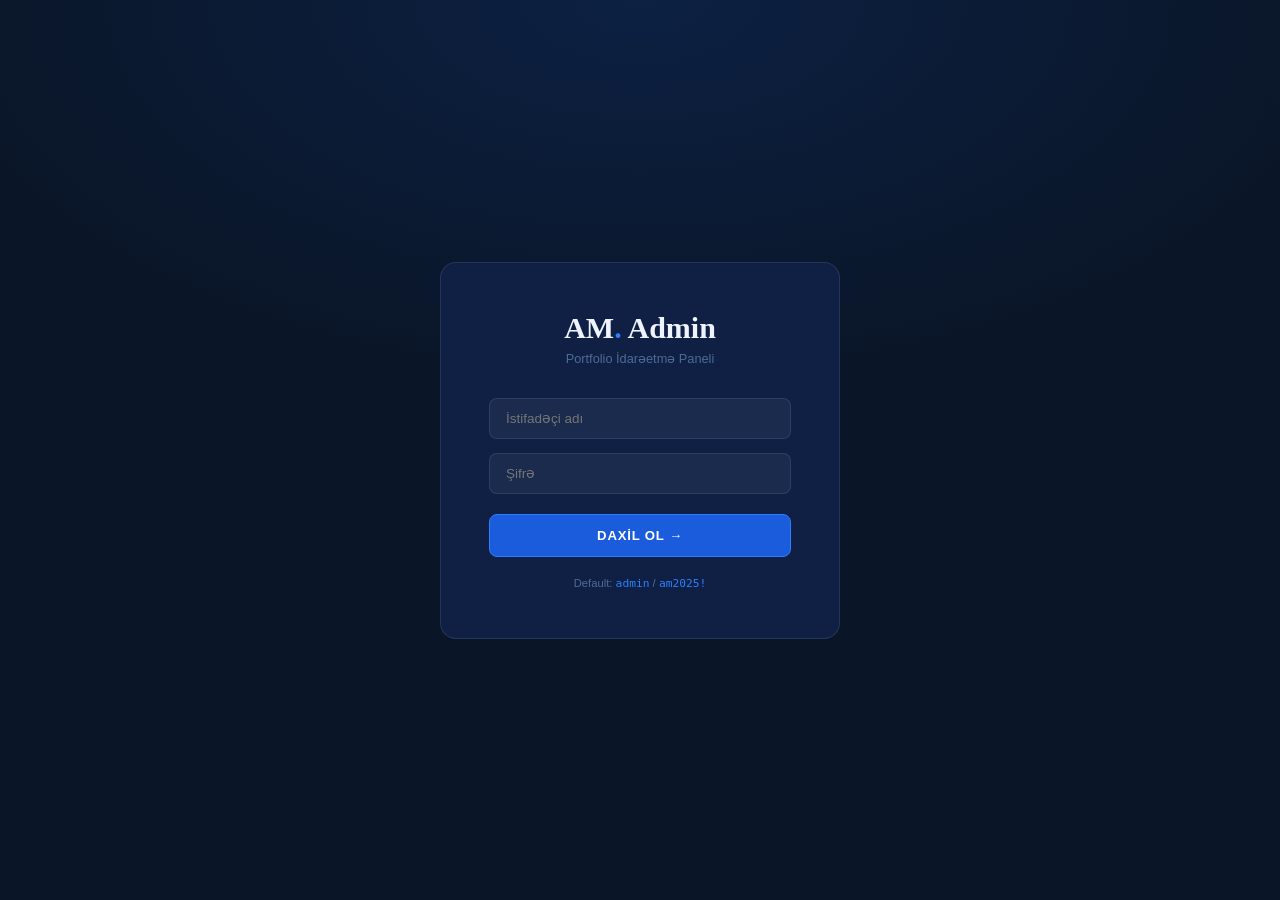
<file: admin/index.html>
<!DOCTYPE html>
<html lang="az" data-theme="dark">
<head>
<meta charset="UTF-8">
<meta name="viewport" content="width=device-width, initial-scale=1.0">
<title>Admin Panel — Abulfaz Mustafazade Portfolio</title>
<meta name="robots" content="noindex, nofollow">
<style>
/* ── Reset & Base ── */
*,*::before,*::after{margin:0;padding:0;box-sizing:border-box}
:root{
  --bg:#0a1628; --bg2:#0f2044; --bg3:#1a2d50;
  --text:#eef3ff; --text2:#a8c8f0; --muted:rgba(130,170,220,.55);
  --accent:#2d7fff; --accent2:#1a5cdb; --border:rgba(168,212,255,.12);
  --success:#4ade80; --warn:#fbbf24; --danger:#f87171;
  --r:8px; --font:'Palatino Linotype','Palatino',Georgia,serif;
  --ui:'Trebuchet MS','Segoe UI',sans-serif;
}
html{font-size:15px;scroll-behavior:smooth}
body{background:var(--bg);color:var(--text);font-family:var(--ui);min-height:100vh;display:flex;flex-direction:column}

/* ── LOGIN SCREEN ── */
#loginScreen{
  display:flex;align-items:center;justify-content:center;min-height:100vh;
  background:radial-gradient(ellipse 80% 60% at 50% 0%,rgba(26,92,219,.15) 0%,transparent 70%);
}
.login-card{
  background:var(--bg2);border:1px solid var(--border);border-radius:16px;
  padding:48px;width:100%;max-width:400px;text-align:center;
}
.login-logo{font-family:var(--font);font-size:2rem;font-weight:700;color:var(--text);margin-bottom:6px}
.login-logo span{color:var(--accent)}
.login-sub{color:var(--muted);font-size:.85rem;margin-bottom:32px}
.login-card input{
  width:100%;background:rgba(255,255,255,.05);border:1px solid var(--border);
  border-radius:var(--r);padding:12px 16px;color:var(--text);font-family:var(--ui);
  font-size:.9rem;margin-bottom:14px;outline:none;transition:border-color .2s;
}
.login-card input:focus{border-color:var(--accent)}
.login-btn{
  width:100%;padding:13px;background:var(--accent2);border:1px solid var(--accent);
  color:#fff;font-family:var(--ui);font-size:.88rem;font-weight:600;letter-spacing:.06em;
  text-transform:uppercase;border-radius:var(--r);cursor:pointer;transition:all .2s;margin-top:6px;
}
.login-btn:hover{background:var(--accent);box-shadow:0 8px 30px rgba(45,127,255,.4)}
.login-err{color:var(--danger);font-size:.82rem;margin-top:10px;display:none}

/* ── MAIN LAYOUT ── */
#adminApp{display:none;flex-direction:column;min-height:100vh}
.admin-header{
  background:rgba(10,22,40,.95);border-bottom:1px solid var(--border);
  padding:0 32px;height:60px;display:flex;align-items:center;justify-content:space-between;
  position:sticky;top:0;z-index:100;backdrop-filter:blur(20px);
}
.admin-logo{font-family:var(--font);font-size:1.05rem;font-weight:700;color:var(--text)}
.admin-logo span{color:var(--accent)}
.admin-header-right{display:flex;align-items:center;gap:14px}
.btn-sm{
  padding:7px 16px;border-radius:var(--r);font-family:var(--ui);font-size:.75rem;
  font-weight:600;letter-spacing:.06em;text-transform:uppercase;cursor:pointer;
  border:1px solid;transition:all .2s;
}
.btn-primary{background:var(--accent2);border-color:var(--accent);color:#fff}
.btn-primary:hover{background:var(--accent)}
.btn-ghost{background:transparent;border-color:var(--border);color:var(--text2)}
.btn-ghost:hover{border-color:rgba(45,127,255,.4);color:var(--text)}
.btn-danger{background:rgba(248,113,113,.1);border-color:rgba(248,113,113,.3);color:var(--danger)}
.btn-danger:hover{background:rgba(248,113,113,.2)}

.admin-body{display:flex;flex:1}
.sidebar{
  width:220px;flex-shrink:0;background:var(--bg2);border-right:1px solid var(--border);
  padding:24px 0;position:sticky;top:60px;height:calc(100vh - 60px);overflow-y:auto;
}
.sidebar-section{margin-bottom:24px}
.sidebar-label{font-size:.65rem;font-weight:700;letter-spacing:.15em;text-transform:uppercase;color:var(--muted);padding:0 20px;margin-bottom:8px}
.nav-item{
  display:flex;align-items:center;gap:10px;padding:9px 20px;
  font-size:.85rem;color:var(--text2);cursor:pointer;transition:all .18s;border:none;
  background:none;width:100%;text-align:left;
}
.nav-item:hover{color:var(--text);background:rgba(45,127,255,.08)}
.nav-item.active{color:var(--accent);background:rgba(45,127,255,.12);border-right:2px solid var(--accent)}
.nav-icon{width:18px;text-align:center;font-size:1rem}

.main-content{flex:1;padding:32px;overflow-y:auto;max-width:900px}
.page-title{font-family:var(--font);font-size:1.6rem;font-weight:700;color:var(--text);margin-bottom:6px}
.page-desc{font-size:.85rem;color:var(--muted);margin-bottom:28px}

/* ── PANELS ── */
.panel{display:none}
.panel.active{display:block}

/* ── CARDS ── */
.admin-card{
  background:var(--bg2);border:1px solid var(--border);border-radius:var(--r);
  padding:24px;margin-bottom:20px;
}
.admin-card h3{font-family:var(--font);font-size:1rem;font-weight:700;color:var(--text);margin-bottom:16px;padding-bottom:12px;border-bottom:1px solid var(--border)}

/* ── FORM ELEMENTS ── */
.form-row{display:grid;grid-template-columns:1fr 1fr;gap:16px;margin-bottom:16px}
.form-group{display:flex;flex-direction:column;gap:6px;margin-bottom:16px}
label.lbl{font-size:.72rem;font-weight:600;letter-spacing:.08em;text-transform:uppercase;color:var(--accent);display:flex;align-items:center;gap:6px}
.badge-required{background:rgba(248,113,113,.15);color:var(--danger);font-size:.6rem;padding:1px 5px;border-radius:3px}
input.inp, textarea.inp, select.inp{
  background:rgba(255,255,255,.04);border:1px solid var(--border);border-radius:var(--r);
  padding:10px 14px;color:var(--text);font-family:var(--ui);font-size:.88rem;
  width:100%;outline:none;transition:border-color .2s,box-shadow .2s;
}
input.inp:focus, textarea.inp:focus, select.inp:focus{border-color:var(--accent);box-shadow:0 0 0 3px rgba(45,127,255,.1)}
input.inp::placeholder, textarea.inp::placeholder{color:var(--muted)}
textarea.inp{resize:vertical;min-height:80px}

/* ── TABLE ── */
.data-table{width:100%;border-collapse:collapse;font-size:.85rem}
.data-table th{
  text-align:left;padding:10px 14px;font-size:.68rem;font-weight:700;
  letter-spacing:.1em;text-transform:uppercase;color:var(--muted);
  border-bottom:2px solid var(--border);
}
.data-table td{padding:12px 14px;border-bottom:1px solid var(--border);color:var(--text2);vertical-align:middle}
.data-table tr:last-child td{border-bottom:none}
.data-table tr:hover td{background:rgba(45,127,255,.05)}

/* ── STATUS BADGES ── */
.status{display:inline-flex;align-items:center;gap:5px;padding:3px 10px;border-radius:100px;font-size:.68rem;font-weight:600;letter-spacing:.06em}
.status-active{background:rgba(74,222,128,.12);border:1px solid rgba(74,222,128,.25);color:var(--success)}
.status-past{background:rgba(130,170,220,.08);border:1px solid var(--border);color:var(--muted)}

/* ── TOAST ── */
#toast{
  position:fixed;bottom:28px;right:28px;z-index:9999;
  background:rgba(74,222,128,.15);border:1px solid rgba(74,222,128,.35);
  color:var(--success);padding:12px 20px;border-radius:var(--r);
  font-size:.85rem;font-family:var(--ui);
  transform:translateY(20px);opacity:0;transition:all .3s;pointer-events:none;
}
#toast.show{transform:none;opacity:1}
#toast.err{background:rgba(248,113,113,.15);border-color:rgba(248,113,113,.35);color:var(--danger)}

/* ── DASHBOARD STATS ── */
.dash-grid{display:grid;grid-template-columns:repeat(4,1fr);gap:16px;margin-bottom:28px}
.dash-card{background:var(--bg2);border:1px solid var(--border);border-radius:var(--r);padding:20px;text-align:center}
.dash-num{font-family:var(--font);font-size:2rem;font-weight:700;color:var(--text);line-height:1}
.dash-num span{color:var(--accent)}
.dash-lbl{font-size:.72rem;color:var(--muted);text-transform:uppercase;letter-spacing:.1em;margin-top:5px}

/* ── ACCORDION ── */
.accordion-item{border:1px solid var(--border);border-radius:var(--r);margin-bottom:10px;overflow:hidden}
.accordion-head{
  display:flex;align-items:center;justify-content:space-between;
  padding:14px 18px;cursor:pointer;background:var(--bg2);transition:background .2s;
  font-size:.88rem;color:var(--text);font-weight:600;
}
.accordion-head:hover{background:var(--bg3)}
.accordion-head .arrow{transition:transform .2s;color:var(--muted)}
.accordion-body{display:none;padding:18px;background:rgba(255,255,255,.02);border-top:1px solid var(--border)}
.accordion-item.open .accordion-head .arrow{transform:rotate(180deg)}
.accordion-item.open .accordion-body{display:block}

/* ── RESPONSIVE ── */
@media(max-width:768px){
  .form-row{grid-template-columns:1fr}
  .dash-grid{grid-template-columns:1fr 1fr}
  .sidebar{display:none}
  .main-content{padding:20px}
}
</style>
</head>
<body>

<!-- ═══ LOGIN ═══ -->
<div id="loginScreen">
  <div class="login-card">
    <div class="login-logo">AM<span>.</span> Admin</div>
    <div class="login-sub">Portfolio İdarəetmə Paneli</div>
    <input type="text" id="loginUser" placeholder="İstifadəçi adı" autocomplete="username">
    <input type="password" id="loginPass" placeholder="Şifrə" autocomplete="current-password">
    <button class="login-btn" onclick="doLogin()">Daxil ol →</button>
    <div class="login-err" id="loginErr">İstifadəçi adı və ya şifrə yanlışdır.</div>
    <p style="color:var(--muted);font-size:.75rem;margin-top:20px">Default: <code style="color:var(--accent)">admin</code> / <code style="color:var(--accent)">am2025!</code></p>
  </div>
</div>

<!-- ═══ ADMIN APP ═══ -->
<div id="adminApp">
  <!-- Header -->
  <div class="admin-header">
    <div class="admin-logo">AM<span>.</span> Admin Panel</div>
    <div class="admin-header-right">
      <span id="headerTime" style="color:var(--muted);font-size:.8rem"></span>
      <a href="../az/index.html" target="_blank" class="btn-sm btn-ghost">Sayta bax ↗</a>
      <button class="btn-sm btn-danger" onclick="doLogout()">Çıxış</button>
    </div>
  </div>

  <div class="admin-body">
    <!-- Sidebar -->
    <div class="sidebar">
      <div class="sidebar-section">
        <div class="sidebar-label">Ümumi</div>
        <button class="nav-item active" onclick="showPanel('dashboard')"><span class="nav-icon">📊</span> Dashboard</button>
        <button class="nav-item" onclick="showPanel('settings')"><span class="nav-icon">⚙️</span> Ümumi Məlumatlar</button>
      </div>
      <div class="sidebar-section">
        <div class="sidebar-label">Məzmun</div>
        <button class="nav-item" onclick="showPanel('about')"><span class="nav-icon">👤</span> Haqqımda</button>
        <button class="nav-item" onclick="showPanel('experience')"><span class="nav-icon">💼</span> İş Təcrübəsi</button>
        <button class="nav-item" onclick="showPanel('education')"><span class="nav-icon">🎓</span> Təhsil</button>
        <button class="nav-item" onclick="showPanel('services')"><span class="nav-icon">⚡</span> Xidmətlər</button>
        <button class="nav-item" onclick="showPanel('projects')"><span class="nav-icon">📁</span> Layihələr</button>
        <button class="nav-item" onclick="showPanel('skills')"><span class="nav-icon">🛠️</span> Bacarıqlar</button>
      </div>
      <div class="sidebar-section">
        <div class="sidebar-label">SEO & Analitika</div>
        <button class="nav-item" onclick="showPanel('seo')"><span class="nav-icon">🔍</span> SEO Parametrləri</button>
        <button class="nav-item" onclick="showPanel('analytics')"><span class="nav-icon">📈</span> Google Analitika</button>
      </div>
      <div class="sidebar-section">
        <div class="sidebar-label">Sistem</div>
        <button class="nav-item" onclick="showPanel('backup')"><span class="nav-icon">💾</span> Yedəkləmə</button>
        <button class="nav-item" onclick="showPanel('password')"><span class="nav-icon">🔒</span> Şifrə Dəyişdir</button>
      </div>
    </div>

    <!-- Main -->
    <div class="main-content">

      <!-- ── DASHBOARD ── -->
      <div id="panel-dashboard" class="panel active">
        <div class="page-title">Dashboard</div>
        <div class="page-desc">Saytın ümumi vəziyyəti</div>
        <div class="dash-grid">
          <div class="dash-card"><div class="dash-num" id="statExp">7</div><div class="dash-lbl">İş Mərhələsi</div></div>
          <div class="dash-card"><div class="dash-num" id="statProj">5</div><div class="dash-lbl">Layihə</div></div>
          <div class="dash-card"><div class="dash-num" id="statSvc">5</div><div class="dash-lbl">Xidmət</div></div>
          <div class="dash-card"><div class="dash-num"><span id="statSkill">6</span></div><div class="dash-lbl">Bacarıq</div></div>
        </div>
        <div class="admin-card">
          <h3>📋 Son Dəyişikliklər</h3>
          <div id="changeLog" style="font-size:.85rem;color:var(--text2);line-height:1.8">
            Hələ heç bir dəyişiklik edilməyib.
          </div>
        </div>
        <div class="admin-card">
          <h3>🚀 Sürətli Əməliyyatlar</h3>
          <div style="display:flex;gap:12px;flex-wrap:wrap">
            <button class="btn-sm btn-primary" onclick="showPanel('settings')">Kontakt Məlumatları</button>
            <button class="btn-sm btn-primary" onclick="showPanel('experience')">Yeni Vəzifə əlavə et</button>
            <button class="btn-sm btn-primary" onclick="showPanel('projects')">Layihə əlavə et</button>
            <button class="btn-sm btn-ghost" onclick="exportData()">Datanı Export et</button>
          </div>
        </div>
      </div>

      <!-- ── SETTINGS ── -->
      <div id="panel-settings" class="panel">
        <div class="page-title">Ümumi Məlumatlar</div>
        <div class="page-desc">Kontakt məlumatları, sosial şəbəkələr, ünvan</div>
        <div class="admin-card">
          <h3>📞 Kontakt Məlumatları</h3>
          <div class="form-row">
            <div class="form-group"><label class="lbl">Ad Soyad</label><input class="inp" id="s-name" value="Əbülfəz Mustafazadə"></div>
            <div class="form-group"><label class="lbl">Vəzifə</label><input class="inp" id="s-role" value="Data Analytics & Reporting Expert"></div>
          </div>
          <div class="form-row">
            <div class="form-group"><label class="lbl">E-poçt</label><input class="inp" id="s-email" type="email" value="abulfazmustafazade@outlook.com"></div>
            <div class="form-group"><label class="lbl">WhatsApp nömrəsi</label><input class="inp" id="s-wa" value="994558357224"></div>
          </div>
          <div class="form-row">
            <div class="form-group"><label class="lbl">LinkedIn URL</label><input class="inp" id="s-li" value="https://www.linkedin.com/in/abulfazmustafazade/"></div>
            <div class="form-group"><label class="lbl">Şəhər</label><input class="inp" id="s-city" value="Bakı, Azərbaycan"></div>
          </div>
          <button class="btn-sm btn-primary" onclick="saveSettings()">💾 Yadda Saxla</button>
        </div>
        <div class="admin-card">
          <h3>🌐 Sayt URL</h3>
          <div class="form-group"><label class="lbl">Domain</label><input class="inp" id="s-domain" value="https://www.abulfazmustafazade.com" placeholder="https://..."></div>
          <div style="font-size:.8rem;color:var(--muted);margin-top:-8px;margin-bottom:16px">SEO canonical URL-ləri üçün istifadə edilir</div>
          <button class="btn-sm btn-primary" onclick="saveSettings()">💾 Yadda Saxla</button>
        </div>
      </div>

      <!-- ── ABOUT ── -->
      <div id="panel-about" class="panel">
        <div class="page-title">Haqqımda Bölməsi</div>
        <div class="page-desc">Baş səhifədəki "Haqqımda" mətnini redaktə et</div>
        <div class="admin-card">
          <h3>🇦🇿 Azərbaycan dili</h3>
          <div class="form-group"><label class="lbl">1-ci paraqraf</label>
            <textarea class="inp" id="about-az-1" rows="4">Mən Əbülfəz Mustafazadə — Azerconnect Group-da Data Analytics & Reporting Expert kimi çalışan, 6+ il təcrübəyə malik data mütəxəssisiyəm.</textarea>
          </div>
          <div class="form-group"><label class="lbl">2-ci paraqraf</label>
            <textarea class="inp" id="about-az-2" rows="4">Eyni zamanda HANDEX Training Center-də Data Analytics Müəllimi kimi Excel, Power BI və analitik düşüncəni 200+ mütəxəssisə öyrətmişəm.</textarea>
          </div>
          <button class="btn-sm btn-primary" onclick="saveAbout()">💾 Yadda Saxla</button>
        </div>
        <div class="admin-card">
          <h3>🇬🇧 English</h3>
          <div class="form-group"><label class="lbl">Paragraph 1</label>
            <textarea class="inp" id="about-en-1" rows="4">I'm Abulfaz Mustafazade — Data Analytics & Reporting Expert at Azerconnect Group, with 6+ years of experience across HR analytics, manufacturing, and public sector data environments.</textarea>
          </div>
          <div class="form-group"><label class="lbl">Paragraph 2</label>
            <textarea class="inp" id="about-en-2" rows="4">As an instructor at HANDEX Training Center, I've trained 200+ professionals in Excel, Power BI, and analytical thinking.</textarea>
          </div>
          <button class="btn-sm btn-primary" onclick="saveAbout()">💾 Yadda Saxla</button>
        </div>
      </div>

      <!-- ── EXPERIENCE ── -->
      <div id="panel-experience" class="panel">
        <div class="page-title">İş Təcrübəsi</div>
        <div class="page-desc">Karyera tarixçəsini idarə et</div>
        <div class="admin-card">
          <h3>➕ Yeni Vəzifə əlavə et</h3>
          <div class="form-row">
            <div class="form-group"><label class="lbl">Vəzifə adı <span class="badge-required">Vacib</span></label><input class="inp" id="exp-title" placeholder="Senior Data Analyst"></div>
            <div class="form-group"><label class="lbl">Şirkət <span class="badge-required">Vacib</span></label><input class="inp" id="exp-company" placeholder="Azerconnect Group"></div>
          </div>
          <div class="form-row">
            <div class="form-group"><label class="lbl">Başlama tarixi</label><input class="inp" id="exp-start" placeholder="Jan 2025"></div>
            <div class="form-group"><label class="lbl">Bitmə tarixi</label><input class="inp" id="exp-end" placeholder="İndi (boş burax)"></div>
          </div>
          <div class="form-group"><label class="lbl">Açıqlama</label><textarea class="inp" id="exp-desc" rows="3" placeholder="Əsas vəzifə və nailiyyətləriniz..."></textarea></div>
          <div class="form-group"><label class="lbl">Taqlar (vergüllə)</label><input class="inp" id="exp-tags" placeholder="Power BI, SQL, Python"></div>
          <div style="display:flex;gap:10px">
            <button class="btn-sm btn-primary" onclick="addExp()">➕ Əlavə et</button>
            <button class="btn-sm btn-ghost" onclick="clearExpForm()">Təmizlə</button>
          </div>
        </div>
        <div class="admin-card">
          <h3>📋 Mövcud Vəzifələr</h3>
          <table class="data-table">
            <thead><tr><th>Vəzifə</th><th>Şirkət</th><th>Dövr</th><th>Status</th><th>Əməliyyat</th></tr></thead>
            <tbody id="expTableBody"></tbody>
          </table>
        </div>
      </div>

      <!-- ── EDUCATION ── -->
      <div id="panel-education" class="panel">
        <div class="page-title">Təhsil</div>
        <div class="page-desc">Akademik keçmişi idarə et</div>
        <div class="admin-card">
          <h3>➕ Yeni Təhsil əlavə et</h3>
          <div class="form-row">
            <div class="form-group"><label class="lbl">Dərəcə / Sertifikat</label><input class="inp" id="edu-degree" placeholder="Kompüter Elmləri üzrə Bakalavr"></div>
            <div class="form-group"><label class="lbl">Müəssisə</label><input class="inp" id="edu-school" placeholder="Azərbaycan Texniki Universiteti"></div>
          </div>
          <div class="form-row">
            <div class="form-group"><label class="lbl">İllər</label><input class="inp" id="edu-years" placeholder="2014 — 2018"></div>
            <div class="form-group"><label class="lbl">Qeyd</label><input class="inp" id="edu-note" placeholder="Fərqlənmə diplomu"></div>
          </div>
          <button class="btn-sm btn-primary" onclick="addEdu()">➕ Əlavə et</button>
        </div>
        <div class="admin-card">
          <h3>📋 Mövcud Təhsil</h3>
          <table class="data-table">
            <thead><tr><th>Dərəcə</th><th>Müəssisə</th><th>İllər</th><th>Əməliyyat</th></tr></thead>
            <tbody id="eduTableBody"></tbody>
          </table>
        </div>
      </div>

      <!-- ── SERVICES ── -->
      <div id="panel-services" class="panel">
        <div class="page-title">Xidmətlər</div>
        <div class="page-desc">Xidmət kartlarını idarə et</div>
        <div class="admin-card">
          <h3>➕ Yeni Xidmət</h3>
          <div class="form-row">
            <div class="form-group"><label class="lbl">İkon (emoji)</label><input class="inp" id="svc-icon" placeholder="📊" style="font-size:1.4rem;text-align:center"></div>
            <div class="form-group"><label class="lbl">Başlıq (AZ)</label><input class="inp" id="svc-title-az" placeholder="Data Analitika"></div>
          </div>
          <div class="form-row">
            <div class="form-group"><label class="lbl">Başlıq (EN)</label><input class="inp" id="svc-title-en" placeholder="Data Analytics"></div>
            <div class="form-group"><label class="lbl">Taqlar</label><input class="inp" id="svc-tags" placeholder="Power BI, SQL, Python"></div>
          </div>
          <div class="form-group"><label class="lbl">Açıqlama (AZ)</label><textarea class="inp" id="svc-desc-az" rows="2"></textarea></div>
          <div class="form-group"><label class="lbl">Açıqlama (EN)</label><textarea class="inp" id="svc-desc-en" rows="2"></textarea></div>
          <button class="btn-sm btn-primary" onclick="addSvc()">➕ Əlavə et</button>
        </div>
        <div class="admin-card">
          <h3>📋 Mövcud Xidmətlər</h3>
          <table class="data-table">
            <thead><tr><th>İkon</th><th>Başlıq</th><th>Taqlar</th><th>Əməliyyat</th></tr></thead>
            <tbody id="svcTableBody"></tbody>
          </table>
        </div>
      </div>

      <!-- ── PROJECTS ── -->
      <div id="panel-projects" class="panel">
        <div class="page-title">Layihələr</div>
        <div class="page-desc">Portfolio layihələrini idarə et</div>
        <div class="admin-card">
          <h3>➕ Yeni Layihə</h3>
          <div class="form-row">
            <div class="form-group"><label class="lbl">Emoji</label><input class="inp" id="proj-emoji" placeholder="📈" style="font-size:1.4rem;text-align:center;width:80px"></div>
            <div class="form-group"><label class="lbl">Növ / Kateqoriya</label><input class="inp" id="proj-type" placeholder="HR Analytics · Power BI"></div>
          </div>
          <div class="form-row">
            <div class="form-group"><label class="lbl">Başlıq (AZ)</label><input class="inp" id="proj-title-az"></div>
            <div class="form-group"><label class="lbl">Başlıq (EN)</label><input class="inp" id="proj-title-en"></div>
          </div>
          <div class="form-row">
            <div class="form-group"><label class="lbl">Açıqlama (AZ)</label><textarea class="inp" id="proj-desc-az" rows="2"></textarea></div>
            <div class="form-group"><label class="lbl">Açıqlama (EN)</label><textarea class="inp" id="proj-desc-en" rows="2"></textarea></div>
          </div>
          <div class="form-row">
            <div class="form-group"><label class="lbl">Biznes Təsiri</label><input class="inp" id="proj-impact" placeholder="Manual reporting time cut from days to minutes"></div>
            <div class="form-group"><label class="lbl">Alətlər</label><input class="inp" id="proj-tools" placeholder="Power BI · SQL · Python"></div>
          </div>
          <button class="btn-sm btn-primary" onclick="addProj()">➕ Əlavə et</button>
        </div>
        <div class="admin-card">
          <h3>📋 Mövcud Layihələr</h3>
          <table class="data-table">
            <thead><tr><th>Em</th><th>Başlıq</th><th>Növ</th><th>Alətlər</th><th>Əməliyyat</th></tr></thead>
            <tbody id="projTableBody"></tbody>
          </table>
        </div>
      </div>

      <!-- ── SKILLS ── -->
      <div id="panel-skills" class="panel">
        <div class="page-title">Bacarıqlar</div>
        <div class="page-desc">Texniki bacarıqları və faizləri idarə et</div>
        <div class="admin-card">
          <h3>Bacarıq Səviyyələri</h3>
          <div id="skillsList"></div>
          <div style="display:flex;gap:12px;margin-top:8px;align-items:center">
            <input class="inp" id="skill-name" placeholder="Yeni bacarıq adı" style="flex:2">
            <input class="inp" id="skill-pct" type="number" min="0" max="100" placeholder="%" style="flex:0 0 80px">
            <button class="btn-sm btn-primary" onclick="addSkill()">➕</button>
          </div>
          <button class="btn-sm btn-primary" onclick="saveSkills()" style="margin-top:14px">💾 Yadda Saxla</button>
        </div>
      </div>

      <!-- ── SEO ── -->
      <div id="panel-seo" class="panel">
        <div class="page-title">SEO Parametrləri</div>
        <div class="page-desc">Google axtarışı üçün optimallaşdırma. Google Ads üçün kritik!</div>
        <div class="admin-card">
          <h3>🔍 Meta Teqlər</h3>
          <div class="form-group"><label class="lbl">Ana Səhifə Başlığı (AZ)</label><input class="inp" id="seo-title-az" value="Əbülfəz Mustafazadə | Data Analitiki, Müəllim, Konsultant — Bakı"></div>
          <div class="form-group"><label class="lbl">Ana Səhifə Başlığı (EN)</label><input class="inp" id="seo-title-en" value="Abulfaz Mustafazade | Data Analyst, Trainer & Consultant — Baku"></div>
          <div class="form-group"><label class="lbl">Meta Təsvir (AZ)</label><textarea class="inp" id="seo-desc-az" rows="3">Əbülfəz Mustafazadə — Azərbaycanlı Data Analitiki. Power BI, Excel, SQL, Python. Azerconnect Group-da Data Analytics & Reporting Expert. Korporativ treninqlər, HR analitika, dashboard inkişafı.</textarea></div>
          <div class="form-group"><label class="lbl">Meta Təsvir (EN)</label><textarea class="inp" id="seo-desc-en" rows="3">Abulfaz Mustafazade — Data Analytics & Reporting Expert at Azerconnect Group. Power BI, Excel, SQL, Python. Corporate training, HR analytics, dashboard development. Based in Baku, Azerbaijan.</textarea></div>
          <div class="form-group"><label class="lbl">Açar Sözlər (Keywords)</label><input class="inp" id="seo-kw" value="Power BI, Data Analyst, HR Analytics, Excel Training, SQL, Python, Baku Azerbaijan, Abulfaz Mustafazade"></div>
          <button class="btn-sm btn-primary" onclick="saveSEO()">💾 Yadda Saxla</button>
        </div>
        <div class="admin-card">
          <h3>🎯 Google Ads Tövsiyələri</h3>
          <div class="accordion-item">
            <div class="accordion-head" onclick="toggleAcc(this)">📌 Google Search Campaign — Tövsiyə edilən açar sözlər <span class="arrow">▼</span></div>
            <div class="accordion-body">
              <p style="margin-bottom:14px;color:var(--text2);font-size:.88rem">Bu açar sözləri Google Ads hesabınızda "Exact Match" və "Phrase Match" olaraq əlavə edin:</p>
              <div style="display:grid;grid-template-columns:1fr 1fr;gap:8px">
                <div style="background:rgba(45,127,255,.08);border:1px solid rgba(45,127,255,.2);border-radius:6px;padding:8px 12px;font-size:.8rem;color:var(--text2)">"Power BI dashboard Baku"</div>
                <div style="background:rgba(45,127,255,.08);border:1px solid rgba(45,127,255,.2);border-radius:6px;padding:8px 12px;font-size:.8rem;color:var(--text2)">"Data analytics consultant Azerbaijan"</div>
                <div style="background:rgba(45,127,255,.08);border:1px solid rgba(45,127,255,.2);border-radius:6px;padding:8px 12px;font-size:.8rem;color:var(--text2)">"Excel training Baku"</div>
                <div style="background:rgba(45,127,255,.08);border:1px solid rgba(45,127,255,.2);border-radius:6px;padding:8px 12px;font-size:.8rem;color:var(--text2)">"HR analytics dashboard"</div>
                <div style="background:rgba(45,127,255,.08);border:1px solid rgba(45,127,255,.2);border-radius:6px;padding:8px 12px;font-size:.8rem;color:var(--text2)">"Power BI kurs Bakı"</div>
                <div style="background:rgba(45,127,255,.08);border:1px solid rgba(45,127,255,.2);border-radius:6px;padding:8px 12px;font-size:.8rem;color:var(--text2)">"data analyst freelance Azerbaijan"</div>
              </div>
            </div>
          </div>
          <div class="accordion-item">
            <div class="accordion-head" onclick="toggleAcc(this)">📊 Google Search Console Quraşdırma <span class="arrow">▼</span></div>
            <div class="accordion-body">
              <ol style="color:var(--text2);font-size:.88rem;line-height:2;padding-left:20px">
                <li>search.google.com/search-console → Sayt əlavə et</li>
                <li>Domain: <code style="color:var(--accent)">abulfazmustafazade.com</code></li>
                <li>DNS TXT record-u domain provayderinizə əlavə edin</li>
                <li>Sitemap URL-ni əlavə edin: <code style="color:var(--accent)">/sitemap.xml</code></li>
                <li>İndekslənməni izləyin</li>
              </ol>
            </div>
          </div>
          <div class="accordion-item">
            <div class="accordion-head" onclick="toggleAcc(this)">💰 Google Ads Kampaniya Strukturu <span class="arrow">▼</span></div>
            <div class="accordion-body">
              <div style="color:var(--text2);font-size:.88rem;line-height:1.9">
                <strong style="color:var(--text)">Kampaniya 1 — Xidmətlər (AZ hədəf)</strong><br>
                Ad Group 1: Power BI | Ad Group 2: Excel Treninq | Ad Group 3: HR Analitika<br><br>
                <strong style="color:var(--text)">Kampaniya 2 — Treninq (AZ+RU hədəf)</strong><br>
                Ad Group 1: Korporativ Treninq | Ad Group 2: Data Analytics Kursu<br><br>
                <strong style="color:var(--text)">Tövsiyə edilən büdcə:</strong> Gündəlik 5-15 AZN (başlanğıc üçün)<br>
                <strong style="color:var(--text)">Landing page:</strong> <code style="color:var(--accent)">/az/contact.html</code> (conversion tracking əlavə et)
              </div>
            </div>
          </div>
        </div>
        <div class="admin-card">
          <h3>📍 Google My Business</h3>
          <p style="color:var(--text2);font-size:.88rem;line-height:1.8;margin-bottom:14px">
            Freelance konsultant üçün Google My Business hesabı yaradın ki, "data analyst Bakı" axtarışlarında xəritədə görünəsiniz.
          </p>
          <a href="https://business.google.com" target="_blank" class="btn-sm btn-ghost">Google My Business →</a>
        </div>
      </div>

      <!-- ── ANALYTICS ── -->
      <div id="panel-analytics" class="panel">
        <div class="page-title">Google Analytics</div>
        <div class="page-desc">Sayt ziyarətçilərini izləyin</div>
        <div class="admin-card">
          <h3>📊 Google Analytics 4 Quraşdırma</h3>
          <div class="form-group">
            <label class="lbl">Measurement ID (G-XXXXXXXXXX)</label>
            <input class="inp" id="ga-id" placeholder="G-XXXXXXXXXX">
          </div>
          <p style="color:var(--muted);font-size:.8rem;margin:-8px 0 16px">analytics.google.com → Yeni mülk yarat → Measurement ID kopyala</p>
          <button class="btn-sm btn-primary" onclick="saveGA()">💾 Aktivləşdir</button>
          <div id="ga-status" style="margin-top:12px;font-size:.82rem;color:var(--muted)"></div>
        </div>
        <div class="admin-card">
          <h3>🎯 Conversion Tracking (Google Ads)</h3>
          <div class="form-group">
            <label class="lbl">Conversion ID</label>
            <input class="inp" id="ads-conv-id" placeholder="AW-XXXXXXXXX">
          </div>
          <div class="form-group">
            <label class="lbl">Conversion Label</label>
            <input class="inp" id="ads-conv-label" placeholder="xXxXxxXXxxXXxxx">
          </div>
          <p style="color:var(--muted);font-size:.8rem;margin:-8px 0 16px">Google Ads → Alətlər → Conversions → Yeni conversion yarat → "Contact form submission"</p>
          <button class="btn-sm btn-primary" onclick="saveConv()">💾 Yadda Saxla</button>
        </div>
      </div>

      <!-- ── BACKUP ── -->
      <div id="panel-backup" class="panel">
        <div class="page-title">Yedəkləmə & Bərpa</div>
        <div class="page-desc">Bütün məzmunu JSON olaraq export/import edin</div>
        <div class="admin-card">
          <h3>💾 Data Export</h3>
          <p style="color:var(--text2);font-size:.88rem;margin-bottom:16px">Bütün admin panel məlumatlarını JSON faylı kimi yükləyin.</p>
          <button class="btn-sm btn-primary" onclick="exportData()">⬇️ JSON Export</button>
        </div>
        <div class="admin-card">
          <h3>📂 Data Import</h3>
          <p style="color:var(--text2);font-size:.88rem;margin-bottom:16px">Əvvəlcədən export edilmiş JSON faylını yükləyin.</p>
          <input type="file" id="importFile" accept=".json" style="display:none" onchange="importData(this)">
          <button class="btn-sm btn-ghost" onclick="document.getElementById('importFile').click()">⬆️ JSON Import</button>
        </div>
        <div class="admin-card">
          <h3>🗑️ Bütün Datanı Sıfırla</h3>
          <p style="color:var(--text2);font-size:.88rem;margin-bottom:16px">Diqqət: Bu əməliyyat bütün admin panel məlumatlarını silir!</p>
          <button class="btn-sm btn-danger" onclick="resetAll()">🗑️ Sıfırla</button>
        </div>
      </div>

      <!-- ── PASSWORD ── -->
      <div id="panel-password" class="panel">
        <div class="page-title">Şifrə Dəyişdir</div>
        <div class="page-desc">Admin panel giriş şifrəsini dəyişin</div>
        <div class="admin-card" style="max-width:400px">
          <h3>🔒 Şifrə Yenilə</h3>
          <div class="form-group"><label class="lbl">Cari Şifrə</label><input class="inp" id="pw-old" type="password"></div>
          <div class="form-group"><label class="lbl">Yeni Şifrə</label><input class="inp" id="pw-new" type="password"></div>
          <div class="form-group"><label class="lbl">Yeni Şifrəni Təsdiqlə</label><input class="inp" id="pw-conf" type="password"></div>
          <button class="btn-sm btn-primary" onclick="changePassword()">🔒 Dəyişdir</button>
        </div>
      </div>

    </div><!-- main-content -->
  </div><!-- admin-body -->
</div><!-- adminApp -->

<div id="toast"></div>

<script>
// ── CONFIG ──────────────────────────────────────────────────
const DEFAULT_USER = 'admin';
const DEFAULT_PASS_HASH = btoa('am2025!'); // Simple obfuscation

// ── STORAGE HELPERS ─────────────────────────────────────────
const S = {
  get: k => { try { return JSON.parse(localStorage.getItem('am_'+k)); } catch(e){ return null; }},
  set: (k,v) => localStorage.setItem('am_'+k, JSON.stringify(v)),
  del: k => localStorage.removeItem('am_'+k)
};

// ── AUTH ─────────────────────────────────────────────────────
function doLogin() {
  const u = document.getElementById('loginUser').value.trim();
  const p = document.getElementById('loginPass').value;
  const storedHash = S.get('password') || DEFAULT_PASS_HASH;
  if (u === (S.get('username') || DEFAULT_USER) && btoa(p) === storedHash) {
    S.set('session', Date.now());
    document.getElementById('loginScreen').style.display = 'none';
    document.getElementById('adminApp').style.display = 'flex';
    initApp();
  } else {
    document.getElementById('loginErr').style.display = 'block';
    setTimeout(() => document.getElementById('loginErr').style.display='none', 3000);
  }
}
document.addEventListener('keydown', e => {
  if (e.key==='Enter' && document.getElementById('loginScreen').style.display!=='none') doLogin();
});
function doLogout() {
  S.del('session');
  location.reload();
}
// Check session
window.addEventListener('load', () => {
  const sess = S.get('session');
  if (sess && Date.now() - sess < 8*3600*1000) {
    document.getElementById('loginScreen').style.display='none';
    document.getElementById('adminApp').style.display='flex';
    initApp();
  }
});

// ── INIT ─────────────────────────────────────────────────────
function initApp() {
  startClock();
  loadExpTable();
  loadEduTable();
  loadSvcTable();
  loadProjTable();
  loadSkillsList();
  loadSettings();
  loadSEO();
}

function startClock() {
  function tick() {
    const now = new Date();
    document.getElementById('headerTime').textContent = now.toLocaleString('az-AZ',{weekday:'short',hour:'2-digit',minute:'2-digit'});
  }
  tick(); setInterval(tick, 30000);
}

// ── PANEL NAVIGATION ─────────────────────────────────────────
function showPanel(id) {
  document.querySelectorAll('.panel').forEach(p => p.classList.remove('active'));
  document.querySelectorAll('.nav-item').forEach(n => n.classList.remove('active'));
  document.getElementById('panel-'+id).classList.add('active');
  document.querySelectorAll('.nav-item').forEach(n => {
    if (n.getAttribute('onclick') && n.getAttribute('onclick').includes("'"+id+"'")) n.classList.add('active');
  });
}

// ── TOAST ─────────────────────────────────────────────────────
function toast(msg, type='ok') {
  const t = document.getElementById('toast');
  t.textContent = msg;
  t.className = 'show' + (type==='err' ? ' err' : '');
  setTimeout(() => t.className = '', 3000);
}

function logChange(msg) {
  const log = S.get('changelog') || [];
  log.unshift({ time: new Date().toLocaleString('az-AZ'), msg });
  if (log.length > 20) log.pop();
  S.set('changelog', log);
  const el = document.getElementById('changeLog');
  if (el) el.innerHTML = log.slice(0,8).map(l=>`<div>📝 <strong>${l.time}</strong> — ${l.msg}</div>`).join('') || 'Hələ heç bir dəyişiklik edilməyib.';
}

// ── SETTINGS ─────────────────────────────────────────────────
function loadSettings() {
  const d = S.get('settings') || {};
  ['name','role','email','wa','li','city','domain'].forEach(k => {
    const el = document.getElementById('s-'+k);
    if (el && d[k]) el.value = d[k];
  });
}
function saveSettings() {
  const d = {};
  ['name','role','email','wa','li','city','domain'].forEach(k => {
    const el = document.getElementById('s-'+k);
    if (el) d[k] = el.value;
  });
  S.set('settings', d);
  logChange('Ümumi məlumatlar yeniləndi');
  toast('✓ Yadda saxlanıldı!');
}

// ── ABOUT ─────────────────────────────────────────────────────
function saveAbout() {
  S.set('about', {
    az1: document.getElementById('about-az-1').value,
    az2: document.getElementById('about-az-2').value,
    en1: document.getElementById('about-en-1').value,
    en2: document.getElementById('about-en-2').value,
  });
  logChange('"Haqqımda" mətni yeniləndi');
  toast('✓ Haqqımda yeniləndi!');
}

// ── EXPERIENCE ───────────────────────────────────────────────
function getExps() {
  return S.get('experiences') || [
    {id:1, title:'Data Analytics & Reporting Expert', company:'Azerconnect Group', start:'Jan 2026', end:'', desc:'Multi-layered Power BI dashboards; full report automation; Excel training program.', tags:'Power BI,DAX,Excel+VBA,HR Analytics', current:true},
    {id:2, title:'HR Data & Digitalization Senior Specialist', company:'Azerconnect Group', start:'Jan 2025', end:'Jan 2026', desc:'Large-scale HR data auditing and cleansing; data quality monitoring.', tags:'HR Analytics,SQL,Power BI', current:false},
    {id:3, title:'Data Analytics Instructor', company:'HANDEX Training Center', start:'Jan 2024', end:'', desc:'Excel & Power BI training for professionals; 200+ trained.', tags:'Excel,Power BI,Training', current:true},
    {id:4, title:'Human Resources Analyst', company:'Avrora Group', start:'Mar 2024', end:'Jan 2025', desc:'Python data analysis; Power BI reports; Excel training.', tags:'Python,Power BI,Excel', current:false},
    {id:5, title:'Senior Data Analyst', company:'Azergoktel LLC', start:'Sep 2022', end:'', desc:'Legacy data cleansing; cross-database integration; training sessions.', tags:'SQL,Oracle,Python', current:true},
    {id:6, title:'Production Planning & Reporting Analyst', company:'Azergoktel LLC', start:'Apr 2021', end:'Sep 2022', desc:'Electronic data management system; report automation; cost reduction proposals.', tags:'Python,VBA,Excel', current:false},
    {id:7, title:'Chief Specialist — Senior Inspector', company:'State Employment Service', start:'Aug 2019', end:'Jun 2020', desc:'Statistical reports; citizen applications; IT support.', tags:'Reporting,Excel', current:false},
  ];
}
function loadExpTable() {
  const exps = getExps();
  document.getElementById('statExp').textContent = exps.length;
  const tbody = document.getElementById('expTableBody');
  if (!tbody) return;
  tbody.innerHTML = exps.map(e => `<tr>
    <td style="font-weight:600;color:var(--text)">${e.title}</td>
    <td>${e.company}</td>
    <td style="white-space:nowrap">${e.start} — ${e.end||'İndi'}</td>
    <td>${e.current?'<span class="status status-active">● İndi</span>':'<span class="status status-past">Bitib</span>'}</td>
    <td><button class="btn-sm btn-danger" style="padding:4px 10px" onclick="delExp(${e.id})">Sil</button></td>
  </tr>`).join('');
}
function addExp() {
  const title = document.getElementById('exp-title').value.trim();
  const company = document.getElementById('exp-company').value.trim();
  if (!title || !company) { toast('Ad və şirkəti doldurun!','err'); return; }
  const exps = getExps();
  const id = Date.now();
  exps.unshift({id, title, company,
    start: document.getElementById('exp-start').value,
    end:   document.getElementById('exp-end').value,
    desc:  document.getElementById('exp-desc').value,
    tags:  document.getElementById('exp-tags').value,
    current: !document.getElementById('exp-end').value
  });
  S.set('experiences', exps);
  loadExpTable();
  clearExpForm();
  logChange(`Yeni vəzifə əlavə edildi: ${title} @ ${company}`);
  toast('✓ Vəzifə əlavə edildi!');
}
function delExp(id) {
  if (!confirm('Bu vəzifəni silmək istədiyinizə əminsiniz?')) return;
  const exps = getExps().filter(e => e.id !== id);
  S.set('experiences', exps);
  loadExpTable();
  logChange('Vəzifə silindi');
  toast('Silindi.');
}
function clearExpForm() {
  ['exp-title','exp-company','exp-start','exp-end','exp-desc','exp-tags'].forEach(id => document.getElementById(id).value='');
}

// ── EDUCATION ─────────────────────────────────────────────────
function getEdus() {
  return S.get('educations') || [
    {id:1, degree:'Data Analytics', school:'ABB Tech Academy', years:'Dec 2023 — Apr 2024', note:'Data analytics program'},
    {id:2, degree:"Master's — Teaching Methodology", school:'Azerbaijan State Pedagogical University', years:'2018 — 2020', note:'Methodology of Informatics'},
    {id:3, degree:"Bachelor's — Computer Sciences", school:'Azerbaijan Technical University', years:'2014 — 2018', note:'Computer Sciences Faculty'},
  ];
}
function loadEduTable() {
  const edus = getEdus();
  const tbody = document.getElementById('eduTableBody');
  if (!tbody) return;
  tbody.innerHTML = edus.map(e => `<tr>
    <td style="font-weight:600;color:var(--text)">${e.degree}</td>
    <td>${e.school}</td>
    <td>${e.years}</td>
    <td><button class="btn-sm btn-danger" style="padding:4px 10px" onclick="delEdu(${e.id})">Sil</button></td>
  </tr>`).join('');
}
function addEdu() {
  const degree = document.getElementById('edu-degree').value.trim();
  if (!degree) { toast('Dərəcə adını daxil edin!','err'); return; }
  const edus = getEdus();
  edus.unshift({id:Date.now(), degree, school:document.getElementById('edu-school').value, years:document.getElementById('edu-years').value, note:document.getElementById('edu-note').value});
  S.set('educations', edus);
  loadEduTable();
  ['edu-degree','edu-school','edu-years','edu-note'].forEach(id => document.getElementById(id).value='');
  logChange(`Yeni təhsil əlavə edildi: ${degree}`);
  toast('✓ Təhsil əlavə edildi!');
}
function delEdu(id) {
  if (!confirm('Silmək istədiyinizə əminsiniz?')) return;
  S.set('educations', getEdus().filter(e => e.id !== id));
  loadEduTable();
  toast('Silindi.');
}

// ── SERVICES ─────────────────────────────────────────────────
function getSvcs() {
  return S.get('services') || [
    {id:1, icon:'📊', title:'Data Analytics & Reporting', tags:'SQL, Excel, Python'},
    {id:2, icon:'👥', title:'HR Analytics & Dashboards', tags:'Power BI, HR Metrics, KPIs'},
    {id:3, icon:'⚡', title:'Power BI Development', tags:'Power BI, DAX, Power Query'},
    {id:4, icon:'🤖', title:'Process Automation', tags:'Python, VBA, Excel'},
    {id:5, icon:'🎓', title:'Training & Workshops', tags:'Excel, Power BI, SQL'},
  ];
}
function loadSvcTable() {
  const svcs = getSvcs();
  document.getElementById('statSvc').textContent = svcs.length;
  const tbody = document.getElementById('svcTableBody');
  if (!tbody) return;
  tbody.innerHTML = svcs.map(s => `<tr>
    <td style="font-size:1.4rem">${s.icon}</td>
    <td style="font-weight:600;color:var(--text)">${s.title}</td>
    <td><div style="display:flex;flex-wrap:wrap;gap:4px">${s.tags.split(',').map(t=>`<span style="background:rgba(45,127,255,.1);border:1px solid rgba(45,127,255,.2);padding:2px 8px;border-radius:100px;font-size:.7rem;color:var(--accent)">${t.trim()}</span>`).join('')}</div></td>
    <td><button class="btn-sm btn-danger" style="padding:4px 10px" onclick="delSvc(${s.id})">Sil</button></td>
  </tr>`).join('');
}
function addSvc() {
  const icon = document.getElementById('svc-icon').value || '📊';
  const title = document.getElementById('svc-title-en').value.trim() || document.getElementById('svc-title-az').value.trim();
  if (!title) { toast('Başlığı daxil edin!','err'); return; }
  const svcs = getSvcs();
  svcs.push({id:Date.now(), icon, title, titleAz:document.getElementById('svc-title-az').value, titleEn:document.getElementById('svc-title-en').value, descAz:document.getElementById('svc-desc-az').value, descEn:document.getElementById('svc-desc-en').value, tags:document.getElementById('svc-tags').value});
  S.set('services', svcs);
  loadSvcTable();
  ['svc-icon','svc-title-az','svc-title-en','svc-tags','svc-desc-az','svc-desc-en'].forEach(id=>document.getElementById(id).value='');
  logChange(`Yeni xidmət: ${title}`);
  toast('✓ Xidmət əlavə edildi!');
}
function delSvc(id) {
  if (!confirm('Silmək istədiyinizə əminsiniz?')) return;
  S.set('services', getSvcs().filter(s => s.id !== id));
  loadSvcTable();
  toast('Silindi.');
}

// ── PROJECTS ─────────────────────────────────────────────────
function getProjs() {
  return S.get('projects') || [
    {id:1, emoji:'📈', type:'HR Analytics · Power BI', titleEn:'Enterprise HR Dashboard', impact:'Manual reporting fully automated', tools:'Power BI · DAX · Excel'},
    {id:2, emoji:'🤖', type:'Automation · Python/VBA', titleEn:'Report Automation System', impact:'Days to minutes', tools:'Python · VBA · Power Query'},
    {id:3, emoji:'🧑‍💼', type:'Training · HANDEX', titleEn:'Data Analytics Training', impact:'200+ trained', tools:'Excel · Power BI'},
    {id:4, emoji:'🔍', type:'Data Quality', titleEn:'HR Data Cleansing', impact:'Data integrity across 5+ systems', tools:'Python · SQL · Oracle'},
    {id:5, emoji:'🏭', type:'Manufacturing BI', titleEn:'Production Analytics', impact:'Operational efficiency improved', tools:'Python · VBA · Excel'},
  ];
}
function loadProjTable() {
  const projs = getProjs();
  document.getElementById('statProj').textContent = projs.length;
  const tbody = document.getElementById('projTableBody');
  if (!tbody) return;
  tbody.innerHTML = projs.map(p => `<tr>
    <td style="font-size:1.4rem">${p.emoji}</td>
    <td style="font-weight:600;color:var(--text)">${p.titleEn||p.titleAz||'—'}</td>
    <td style="font-size:.8rem;color:var(--muted)">${p.type}</td>
    <td style="font-size:.8rem;color:var(--text2)">${p.tools}</td>
    <td><button class="btn-sm btn-danger" style="padding:4px 10px" onclick="delProj(${p.id})">Sil</button></td>
  </tr>`).join('');
}
function addProj() {
  const titleEn = document.getElementById('proj-title-en').value.trim();
  if (!titleEn) { toast('Başlığı daxil edin!','err'); return; }
  const projs = getProjs();
  projs.unshift({id:Date.now(), emoji:document.getElementById('proj-emoji').value||'📊', type:document.getElementById('proj-type').value, titleAz:document.getElementById('proj-title-az').value, titleEn, descAz:document.getElementById('proj-desc-az').value, descEn:document.getElementById('proj-desc-en').value, impact:document.getElementById('proj-impact').value, tools:document.getElementById('proj-tools').value});
  S.set('projects', projs);
  loadProjTable();
  ['proj-emoji','proj-type','proj-title-az','proj-title-en','proj-desc-az','proj-desc-en','proj-impact','proj-tools'].forEach(id=>document.getElementById(id).value='');
  logChange(`Yeni layihə: ${titleEn}`);
  toast('✓ Layihə əlavə edildi!');
}
function delProj(id) {
  if (!confirm('Silmək istədiyinizə əminsiniz?')) return;
  S.set('projects', getProjs().filter(p => p.id !== id));
  loadProjTable();
  toast('Silindi.');
}

// ── SKILLS ───────────────────────────────────────────────────
function getSkills() {
  return S.get('skills') || [
    {name:'Microsoft Excel + VBA', pct:95},{name:'Power BI', pct:92},{name:'SQL / Oracle', pct:85},
    {name:'Python', pct:78},{name:'Data Visualization', pct:90},{name:'HR Analytics', pct:88}
  ];
}
function loadSkillsList() {
  const skills = getSkills();
  document.getElementById('statSkill').textContent = skills.length;
  const el = document.getElementById('skillsList');
  if (!el) return;
  el.innerHTML = skills.map((s,i) => `<div style="display:flex;align-items:center;gap:10px;margin-bottom:10px">
    <input class="inp" value="${s.name}" style="flex:1" onchange="updateSkill(${i},'name',this.value)">
    <input class="inp" type="number" value="${s.pct}" min="0" max="100" style="width:72px" onchange="updateSkill(${i},'pct',+this.value)">
    <span style="font-size:.85rem;color:var(--accent);width:36px">${s.pct}%</span>
    <button class="btn-sm btn-danger" style="padding:4px 8px;flex-shrink:0" onclick="delSkill(${i})">✕</button>
  </div>`).join('');
}
function updateSkill(i, key, val) {
  const skills = getSkills();
  skills[i][key] = val;
  S.set('skills', skills);
  loadSkillsList();
}
function addSkill() {
  const name = document.getElementById('skill-name').value.trim();
  const pct = +document.getElementById('skill-pct').value || 80;
  if (!name) { toast('Bacarıq adını daxil edin!','err'); return; }
  const skills = getSkills();
  skills.push({name, pct});
  S.set('skills', skills);
  document.getElementById('skill-name').value=''; document.getElementById('skill-pct').value='';
  loadSkillsList();
  toast('✓ Bacarıq əlavə edildi!');
}
function delSkill(i) {
  const skills = getSkills();
  skills.splice(i,1);
  S.set('skills', skills);
  loadSkillsList();
}
function saveSkills() {
  logChange('Bacarıqlar yeniləndi');
  toast('✓ Bacarıqlar yadda saxlanıldı!');
}

// ── SEO ──────────────────────────────────────────────────────
function loadSEO() {
  const d = S.get('seo') || {};
  ['title-az','title-en','desc-az','desc-en','kw'].forEach(k => {
    const el = document.getElementById('seo-'+k);
    if (el && d[k]) el.value = d[k];
  });
}
function saveSEO() {
  const d = {};
  ['title-az','title-en','desc-az','desc-en','kw'].forEach(k => {
    const el = document.getElementById('seo-'+k);
    if (el) d[k] = el.value;
  });
  S.set('seo', d);
  logChange('SEO parametrləri yeniləndi');
  toast('✓ SEO yadda saxlanıldı!');
}

// ── ANALYTICS ────────────────────────────────────────────────
function saveGA() {
  const id = document.getElementById('ga-id').value.trim();
  if (!id.startsWith('G-')) { toast('Düzgün GA4 ID daxil edin (G-XXXXXXXXXX)','err'); return; }
  S.set('ga_id', id);
  document.getElementById('ga-status').innerHTML = `✓ GA4 ID yadda saxlanıldı: <strong style="color:var(--accent)">${id}</strong><br><span style="font-size:.78rem">Bu ID-ni sayt HTML fayllarına əlavə etmək lazımdır</span>`;
  logChange(`GA4 ID əlavə edildi: ${id}`);
  toast('✓ GA4 ID yadda saxlanıldı!');
}
function saveConv() {
  S.set('ads_conv', {id:document.getElementById('ads-conv-id').value, label:document.getElementById('ads-conv-label').value});
  logChange('Google Ads Conversion parametrləri əlavə edildi');
  toast('✓ Conversion tracking yadda saxlanıldı!');
}

// ── ACCORDION ────────────────────────────────────────────────
function toggleAcc(head) {
  const item = head.parentElement;
  document.querySelectorAll('.accordion-item.open').forEach(a => { if(a!==item) a.classList.remove('open'); });
  item.classList.toggle('open');
}

// ── PASSWORD ─────────────────────────────────────────────────
function changePassword() {
  const old = document.getElementById('pw-old').value;
  const nw  = document.getElementById('pw-new').value;
  const cf  = document.getElementById('pw-conf').value;
  const curr = S.get('password') || DEFAULT_PASS_HASH;
  if (btoa(old) !== curr) { toast('Cari şifrə yanlışdır!','err'); return; }
  if (nw.length < 6) { toast('Şifrə ən azı 6 simvol olmalıdır!','err'); return; }
  if (nw !== cf) { toast('Şifrələr uyğun gəlmir!','err'); return; }
  S.set('password', btoa(nw));
  ['pw-old','pw-new','pw-conf'].forEach(id => document.getElementById(id).value='');
  logChange('Şifrə dəyişdirildi');
  toast('✓ Şifrə yeniləndi!');
}

// ── BACKUP ───────────────────────────────────────────────────
function exportData() {
  const data = {};
  ['experiences','educations','services','projects','skills','settings','seo','about'].forEach(k => { data[k] = S.get(k); });
  const blob = new Blob([JSON.stringify(data, null, 2)], {type:'application/json'});
  const url = URL.createObjectURL(blob);
  const a = document.createElement('a');
  a.href = url; a.download = 'am_portfolio_backup_'+new Date().toISOString().split('T')[0]+'.json';
  a.click(); URL.revokeObjectURL(url);
  toast('✓ Data export edildi!');
}
function importData(input) {
  const file = input.files[0];
  if (!file) return;
  const reader = new FileReader();
  reader.onload = e => {
    try {
      const data = JSON.parse(e.target.result);
      Object.entries(data).forEach(([k,v]) => { if(v) S.set(k,v); });
      initApp();
      logChange('Data import edildi: '+file.name);
      toast('✓ Data uğurla import edildi!');
    } catch(err) { toast('JSON faylı yanlışdır!','err'); }
  };
  reader.readAsText(file);
}
function resetAll() {
  if (!confirm('Bütün admin məlumatlarını silmək istədiyinizə əminsiniz? Bu əməliyyat geri qaytarıla bilməz!')) return;
  ['experiences','educations','services','projects','skills','settings','seo','about','changelog'].forEach(k => S.del(k));
  initApp();
  toast('Bütün data sıfırlandı.');
}
</script>
</body>
</html>
</file>
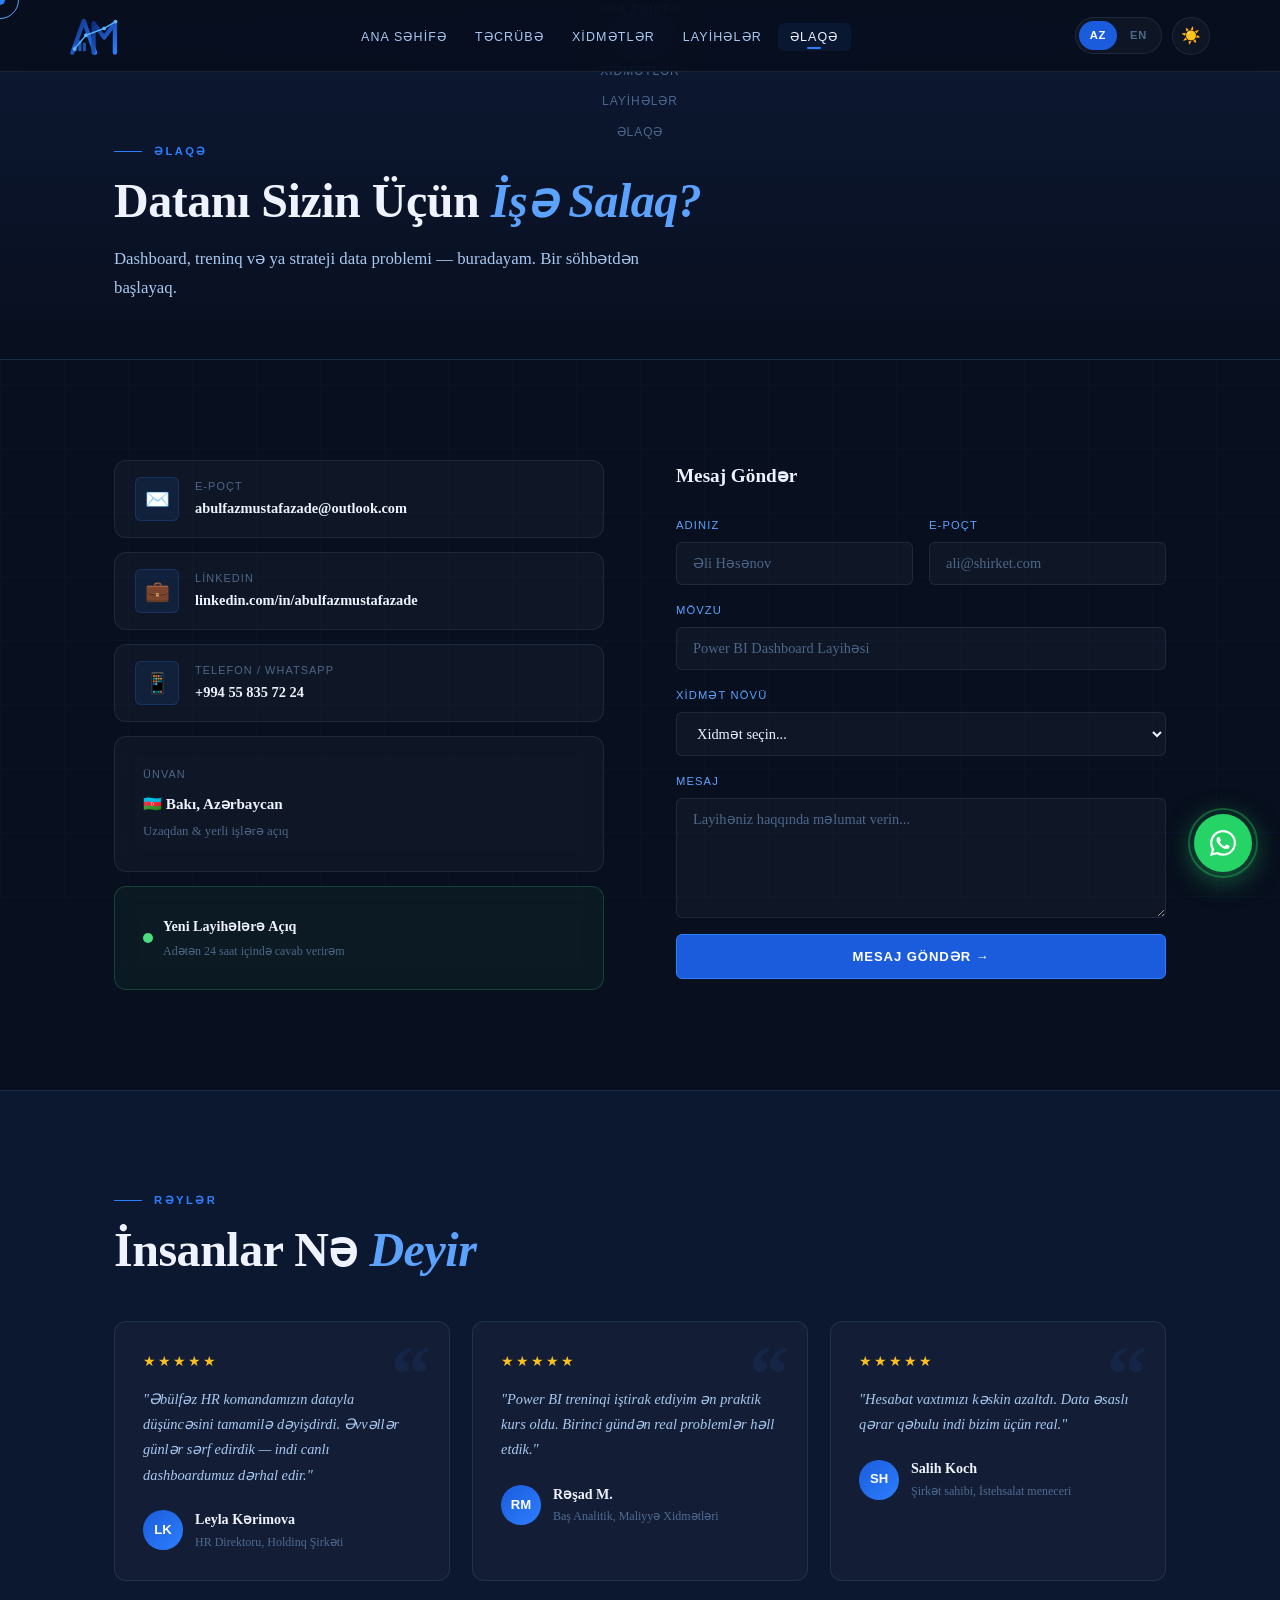
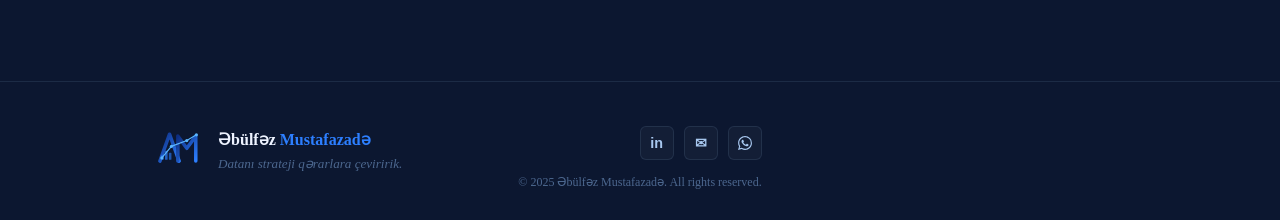
<file: az/contact.html>
<!DOCTYPE html>
<html lang="az" data-theme="dark">
<head>
<meta charset="UTF-8">
<meta name="viewport" content="width=device-width, initial-scale=1.0">

<title>Əlaqə | Əbülfəz Mustafazadə</title>
<meta name="description" content="Əbülfəz Mustafazadə — Azərbaycanlı Data Analitiki. Power BI, Excel, SQL, Python. Azerconnect Group-da Data Analytics & Reporting Expert. Korporativ treninqlər, HR analitika, dashboard inkişafı.">
<meta name="keywords" content="Power BI, Data Analyst, Data Analytics, HR Analytics, Excel Training, SQL, Python, Baku Azerbaijan, dashboard development, Azerconnect, Abulfaz Mustafazade, Əbülfəz Mustafazadə">
<meta name="author" content="Abulfaz Mustafazade">
<meta name="robots" content="index, follow">
<meta name="language" content="az">
<link rel="canonical" href="https://www.abulfazmustafazade.com/az/contact.html">
<!-- Open Graph / Facebook -->
<meta property="og:type" content="website">
<meta property="og:url" content="https://www.abulfazmustafazade.com/az/contact.html">
<meta property="og:title" content="Əlaqə | Əbülfəz Mustafazadə">
<meta property="og:description" content="Əbülfəz Mustafazadə — Azərbaycanlı Data Analitiki. Power BI, Excel, SQL, Python. Azerconnect Group-da Data Analytics & Reporting Expert. Korporativ treninqlər, HR analitika, dashboard inkişafı.">
<meta property="og:image" content="https://www.abulfazmustafazade.com/img/avatar.jpg">
<meta property="og:locale" content="az_AZ">
<!-- Twitter -->
<meta name="twitter:card" content="summary_large_image">
<meta name="twitter:title" content="Əlaqə | Əbülfəz Mustafazadə">
<meta name="twitter:description" content="Əbülfəz Mustafazadə — Azərbaycanlı Data Analitiki. Power BI, Excel, SQL, Python. Azerconnect Group-da Data Analytics & Reporting Expert. Korporativ treninqlər, HR analitika, dashboard inkişafı.">
<meta name="twitter:image" content="https://www.abulfazmustafazade.com/img/avatar.jpg">
<!-- Google Ads / Analytics placeholder -->
<!-- <script async src="https://www.googletagmanager.com/gtag/js?id=GA_MEASUREMENT_ID"></script> -->
<!-- Structured Data (JSON-LD) -->
<script type="application/ld+json">
{
  "@context": "https://schema.org",
  "@type": "Person",
  "name": "Abulfaz Mustafazade",
  "alternateName": "Əbülfəz Mustafazadə",
  "jobTitle": "Data Analytics & Reporting Expert",
  "worksFor": {"@type":"Organization","name":"Azerconnect Group"},
  "address": {"@type":"PostalAddress","addressLocality":"Baku","addressCountry":"AZ"},
  "email": "abulfazmustafazade@outlook.com",
  "telephone": "+994 55 835 72 24",
  "url": "https://www.abulfazmustafazade.com",
  "sameAs": ["https://www.linkedin.com/in/abulfazmustafazade/","https://wa.me/994558357224"],
  "knowsAbout": ["Power BI","Data Analytics","HR Analytics","SQL","Python","Excel","Business Intelligence"],
  "image": "https://www.abulfazmustafazade.com/img/avatar.jpg"
}
</script>
<script src="../js/theme.js"></script>
<link rel="stylesheet" href="../css/theme.css">
<link rel="stylesheet" href="../css/main.css">
</head>
<body>
<div class="cursor" id="cursor"></div>
<div class="cursor-ring" id="cursorRing"></div>
<div class="grid-bg" aria-hidden="true"></div>

<div class="mobile-menu" id="mobileMenu">
  <button class="mobile-close" id="mobileClose" aria-label="Close">✕</button>
  <a href="index.html">Ana Səhifə</a>
<a href="experience.html">Təcrübə</a>
<a href="services.html">Xidmətlər</a>
<a href="projects.html">Layihələr</a>
<a href="contact.html"class="active">Əlaqə</a>
  <div class="mobile-lang">
    <a href="../az/contact.html" class="lang-btn active">AZ</a>
    <a href="../en/contact.html" class="lang-btn ">EN</a>
  </div>
</div>
<nav id="mainNav" role="navigation" aria-label="Main navigation">
  <div class="nav-inner">
    <a href="index.html" class="nav-logo-wrap" aria-label="Home"><svg class="nav-logo-svg" viewBox="0 0 72 50" fill="none" xmlns="http://www.w3.org/2000/svg">
<defs><linearGradient id="lg1" x1="0" y1="0" x2="1" y2="1">
<stop offset="0%" stop-color="#0d2d80"/><stop offset="100%" stop-color="#2d7fff"/>
</linearGradient></defs>
<path d="M3 47L18 5L33 47" stroke="url(#lg1)" stroke-width="5.5" stroke-linecap="round" stroke-linejoin="round"/>
<line x1="10" y1="30" x2="27" y2="30" stroke="url(#lg1)" stroke-width="3.5" stroke-linecap="round"/>
<rect x="5" y="37" width="4" height="8" rx="1" fill="#2d7fff" opacity=".55"/>
<rect x="11" y="31" width="4" height="14" rx="1" fill="#2d7fff" opacity=".7"/>
<rect x="17" y="34" width="4" height="11" rx="1" fill="#2d7fff" opacity=".6"/>
<path d="M31 47L31 8L45 27L59 8L59 47" stroke="url(#lg1)" stroke-width="5.5" stroke-linecap="round" stroke-linejoin="round"/>
<polyline points="6,42 21,24 45,15 60,6" stroke="#5ab5ff" stroke-width="1.8" fill="none"/>
<circle cx="6" cy="42" r="2.5" fill="#5ab5ff"/>
<circle cx="21" cy="24" r="2.5" fill="#5ab5ff"/>
<circle cx="45" cy="15" r="2.5" fill="#5ab5ff"/>
<circle cx="60" cy="6" r="2.5" fill="#5ab5ff"/>
</svg></a>
    <ul class="nav-links" role="list"><li><a href="index.html">Ana Səhifə</a></li>
<li><a href="experience.html">Təcrübə</a></li>
<li><a href="services.html">Xidmətlər</a></li>
<li><a href="projects.html">Layihələr</a></li>
<li><a href="contact.html"class="active">Əlaqə</a></li></ul>
    <div class="nav-controls">
      <div class="lang-switcher" role="group" aria-label="Language">
        <a href="../az/contact.html" class="lang-btn active" lang="az">AZ</a>
        <a href="../en/contact.html" class="lang-btn " lang="en">EN</a>
      </div>
      <button class="theme-toggle" id="themeToggle" aria-label="Toggle dark/light mode">☀️</button>
      <div class="hamburger" id="hamburger" aria-label="Open menu" aria-expanded="false">
        <span></span><span></span><span></span>
      </div>
    </div>
  </div>
</nav>
<a href="https://wa.me/994558357224" target="_blank" class="wa-float" rel="noopener noreferrer" aria-label="WhatsApp">
  <span class="wa-tooltip">WhatsApp ilə əlaqə</span>
  <svg width="26" height="26" viewBox="0 0 24 24" fill="white"><path d="M17.472 14.382c-.297-.149-1.758-.867-2.03-.967-.273-.099-.471-.148-.67.15-.197.297-.767.966-.94 1.164-.173.199-.347.223-.644.075-.297-.15-1.255-.463-2.39-1.475-.883-.788-1.48-1.761-1.653-2.059-.173-.297-.018-.458.13-.606.134-.133.298-.347.446-.52.149-.174.198-.298.298-.497.099-.198.05-.371-.025-.52-.075-.149-.669-1.612-.916-2.207-.242-.579-.487-.5-.669-.51-.173-.008-.371-.01-.57-.01-.198 0-.52.074-.792.372-.272.297-1.04 1.016-1.04 2.479 0 1.462 1.065 2.875 1.213 3.074.149.198 2.096 3.2 5.077 4.487.709.306 1.262.489 1.694.625.712.227 1.36.195 1.871.118.571-.085 1.758-.719 2.006-1.413.248-.694.248-1.289.173-1.413-.074-.124-.272-.198-.57-.347m-5.421 7.403h-.004a9.87 9.87 0 01-5.031-1.378l-.361-.214-3.741.982.998-3.648-.235-.374a9.86 9.86 0 01-1.51-5.26c.001-5.45 4.436-9.884 9.888-9.884 2.64 0 5.122 1.03 6.988 2.898a9.825 9.825 0 012.893 6.994c-.003 5.45-4.437 9.884-9.885 9.884m8.413-18.297A11.815 11.815 0 0012.05 0C5.495 0 .16 5.335.157 11.892c0 2.096.547 4.142 1.588 5.945L.057 24l6.305-1.654a11.882 11.882 0 005.683 1.448h.005c6.554 0 11.89-5.335 11.893-11.893a11.821 11.821 0 00-3.48-8.413z"/></svg>
</a>
<div class="page-wrap">

<main id="main-content">
<div class="page-header">
  <div class="container">
    <div class="section-label reveal">Əlaqə</div>
    <h1 class="section-title reveal d1">Datanı Sizin Üçün <em>İşə Salaq?</em></h1>
    <p class="section-sub reveal d2">Dashboard, treninq və ya strateji data problemi — buradayam. Bir söhbətdən başlayaq.</p>
  </div>
</div>

<section class="section">
  <div class="container">
    <div class="contact-grid">
      <div>
        <a href="mailto:abulfazmustafazade@outlook.com" class="contact-channel reveal">
          <div class="ch-icon" aria-hidden="true">✉️</div>
          <div><div class="ch-label">E-poçt</div><div class="ch-value">abulfazmustafazade@outlook.com</div></div>
        </a>
        <a href="https://www.linkedin.com/in/abulfazmustafazade/" target="_blank" rel="noopener" class="contact-channel reveal d1">
          <div class="ch-icon" aria-hidden="true">💼</div>
          <div><div class="ch-label">LinkedIn</div><div class="ch-value">linkedin.com/in/abulfazmustafazade</div></div>
        </a>
        <a href="https://wa.me/994558357224" target="_blank" rel="noopener" class="contact-channel reveal d2">
          <div class="ch-icon" aria-hidden="true">📱</div>
          <div><div class="ch-label">Telefon / WhatsApp</div><div class="ch-value">+994 55 835 72 24</div></div>
        </a>
        <div class="card reveal d3" style="margin-top:8px">
          <div class="ch-label" style="margin-bottom:8px">Ünvan</div>
          <div style="font-size:.95rem;font-weight:600;color:var(--text-primary)">🇦🇿 Bakı, Azərbaycan</div>
          <div style="font-size:.8rem;color:var(--text-muted);margin-top:4px">Uzaqdan &amp; yerli işlərə açıq</div>
        </div>
        <div class="card reveal d4" style="margin-top:14px;background:rgba(74,222,128,.05);border-color:rgba(74,222,128,.2)">
          <div style="display:flex;align-items:center;gap:10px">
            <div style="width:10px;height:10px;border-radius:50%;background:var(--success);animation:pulseDot 2s infinite;flex-shrink:0" aria-hidden="true"></div>
            <div>
              <div style="font-size:.88rem;font-weight:600;color:var(--text-primary)">Yeni Layihələrə Açıq</div>
              <div style="font-size:.75rem;color:var(--text-muted);margin-top:2px">Adətən 24 saat içində cavab verirəm</div>
            </div>
          </div>
        </div>
      </div>

      <div>
        <h2 class="form-title">Mesaj Göndər</h2>
        <form class="contact-form" novalidate>
          <div class="form-row">
            <div class="form-group">
              <label for="f-name">Adınız</label>
              <input type="text" id="f-name" name="name" placeholder="Əli Həsənov" autocomplete="name">
            </div>
            <div class="form-group">
              <label for="f-email">E-poçt</label>
              <input type="email" id="f-email" name="email" placeholder="ali@shirket.com" autocomplete="email">
            </div>
          </div>
          <div class="form-group">
            <label for="f-subj">Mövzu</label>
            <input type="text" id="f-subj" name="subject" placeholder="Power BI Dashboard Layihəsi">
          </div>
          <div class="form-group">
            <label for="f-svc">Xidmət növü</label>
            <select id="f-svc" name="service">
              <option value="" disabled selected>Xidmət seçin...</option>
              <option value="Data Analitika &amp; Hesabat">Data Analitika &amp; Hesabat</option>
<option value="HR Analitika Dashboardu">HR Analitika Dashboardu</option>
<option value="Power BI İnkişafı">Power BI İnkişafı</option>
<option value="Treninq &amp; Seminarlar">Treninq &amp; Seminarlar</option>
<option value="Proses Avtomatlaşdırması">Proses Avtomatlaşdırması</option>
<option value="Biznes Konsultasiyası">Biznes Konsultasiyası</option>
<option value="Digər">Digər</option>
            </select>
          </div>
          <div class="form-group">
            <label for="f-msg">Mesaj</label>
            <textarea id="f-msg" name="message" rows="5" placeholder="Layihəniz haqqında məlumat verin..."></textarea>
          </div>
          <button type="submit" class="form-btn" id="formSubmit" data-sent="✓ Göndərildi!">
            Mesaj Göndər →
          </button>
        </form>
      </div>
    </div>
  </div>
</section>

<section class="section bg-sec" style="border-top:1px solid var(--border)" aria-label="Rəylər">
  <div class="container">
    <div class="section-label reveal">Rəylər</div>
    <h2 class="section-title reveal d1" style="margin-bottom:44px">İnsanlar Nə <em>Deyir</em></h2>
    <div class="testimonials-grid"><article class="testimonial-card reveal">
  <div class="t-stars" aria-label="5 out of 5 stars">★★★★★</div>
  <blockquote class="t-text">"Əbülfəz HR komandamızın datayla düşüncəsini tamamilə dəyişdirdi. Əvvəllər günlər sərf edirdik — indi canlı dashboardumuz dərhal edir."</blockquote>
  <div class="t-author"><div class="t-avatar" aria-hidden="true">LK</div><div><div class="t-name">Leyla Kərimova</div><div class="t-role">HR Direktoru, Holdinq Şirkəti</div></div></div>
</article><article class="testimonial-card reveal">
  <div class="t-stars" aria-label="5 out of 5 stars">★★★★★</div>
  <blockquote class="t-text">"Power BI treninqi iştirak etdiyim ən praktik kurs oldu. Birinci gündən real problemlər həll etdik."</blockquote>
  <div class="t-author"><div class="t-avatar" aria-hidden="true">RM</div><div><div class="t-name">Rəşad M.</div><div class="t-role">Baş Analitik, Maliyyə Xidmətləri</div></div></div>
</article><article class="testimonial-card reveal">
  <div class="t-stars" aria-label="5 out of 5 stars">★★★★★</div>
  <blockquote class="t-text">"Hesabat vaxtımızı kəskin azaltdı. Data əsaslı qərar qəbulu indi bizim üçün real." </blockquote>
  <div class="t-author"><div class="t-avatar" aria-hidden="true">SH</div><div><div class="t-name">Salih Koch</div><div class="t-role">Şirkət sahibi, İstehsalat meneceri</div></div></div>
</article></div>
  </div>
</section>
</main>
</div>

<footer role="contentinfo">
  <div class="container">
    <div class="footer-inner">
      <div class="footer-brand-wrap">
        <div class="footer-logo"><svg class="nav-logo-svg" viewBox="0 0 72 50" fill="none" xmlns="http://www.w3.org/2000/svg">
<defs><linearGradient id="lg1" x1="0" y1="0" x2="1" y2="1">
<stop offset="0%" stop-color="#0d2d80"/><stop offset="100%" stop-color="#2d7fff"/>
</linearGradient></defs>
<path d="M3 47L18 5L33 47" stroke="url(#lg1)" stroke-width="5.5" stroke-linecap="round" stroke-linejoin="round"/>
<line x1="10" y1="30" x2="27" y2="30" stroke="url(#lg1)" stroke-width="3.5" stroke-linecap="round"/>
<rect x="5" y="37" width="4" height="8" rx="1" fill="#2d7fff" opacity=".55"/>
<rect x="11" y="31" width="4" height="14" rx="1" fill="#2d7fff" opacity=".7"/>
<rect x="17" y="34" width="4" height="11" rx="1" fill="#2d7fff" opacity=".6"/>
<path d="M31 47L31 8L45 27L59 8L59 47" stroke="url(#lg1)" stroke-width="5.5" stroke-linecap="round" stroke-linejoin="round"/>
<polyline points="6,42 21,24 45,15 60,6" stroke="#5ab5ff" stroke-width="1.8" fill="none"/>
<circle cx="6" cy="42" r="2.5" fill="#5ab5ff"/>
<circle cx="21" cy="24" r="2.5" fill="#5ab5ff"/>
<circle cx="45" cy="15" r="2.5" fill="#5ab5ff"/>
<circle cx="60" cy="6" r="2.5" fill="#5ab5ff"/>
</svg></div>
        <div>
          <div class="footer-brand">Əbülfəz <span>Mustafazadə</span></div>
          <div class="footer-tagline">Datanı strateji qərarlara çeviririk.</div>
        </div>
      </div>
      <nav class="footer-nav" aria-label="Footer"><a href="index.html">Ana Səhifə</a> <a href="experience.html">Təcrübə</a> <a href="services.html">Xidmətlər</a> <a href="projects.html">Layihələr</a> <a href="contact.html">Əlaqə</a></nav>
      <div class="footer-right">
        <div class="footer-socials">
          <a href="https://www.linkedin.com/in/abulfazmustafazade/" target="_blank" rel="noopener" class="social-link" aria-label="LinkedIn" title="LinkedIn"><span>in</span></a>
          <a href="mailto:abulfazmustafazade@outlook.com" class="social-link" aria-label="Email" title="Email">✉</a>
          <a href="https://wa.me/994558357224" target="_blank" rel="noopener" class="social-link" aria-label="WhatsApp" title="WhatsApp"><svg width="14" height="14" viewBox="0 0 24 24" fill="currentColor"><path d="M17.472 14.382c-.297-.149-1.758-.867-2.03-.967-.273-.099-.471-.148-.67.15-.197.297-.767.966-.94 1.164-.173.199-.347.223-.644.075-.297-.15-1.255-.463-2.39-1.475-.883-.788-1.48-1.761-1.653-2.059-.173-.297-.018-.458.13-.606.134-.133.298-.347.446-.52.149-.174.198-.298.298-.497.099-.198.05-.371-.025-.52-.075-.149-.669-1.612-.916-2.207-.242-.579-.487-.5-.669-.51-.173-.008-.371-.01-.57-.01-.198 0-.52.074-.792.372-.272.297-1.04 1.016-1.04 2.479 0 1.462 1.065 2.875 1.213 3.074.149.198 2.096 3.2 5.077 4.487.709.306 1.262.489 1.694.625.712.227 1.36.195 1.871.118.571-.085 1.758-.719 2.006-1.413.248-.694.248-1.289.173-1.413-.074-.124-.272-.198-.57-.347m-5.421 7.403h-.004a9.87 9.87 0 01-5.031-1.378l-.361-.214-3.741.982.998-3.648-.235-.374a9.86 9.86 0 01-1.51-5.26c.001-5.45 4.436-9.884 9.888-9.884 2.64 0 5.122 1.03 6.988 2.898a9.825 9.825 0 012.893 6.994c-.003 5.45-4.437 9.884-9.885 9.884m8.413-18.297A11.815 11.815 0 0012.05 0C5.495 0 .16 5.335.157 11.892c0 2.096.547 4.142 1.588 5.945L.057 24l6.305-1.654a11.882 11.882 0 005.683 1.448h.005c6.554 0 11.89-5.335 11.893-11.893a11.821 11.821 0 00-3.48-8.413z"/></svg></a>
        </div>
        <div class="footer-copy">© 2025 Əbülfəz Mustafazadə. All rights reserved.</div>
      </div>
    </div>
  </div>
</footer>
<script src="../js/main.js"></script>
</body>
</html>
</file>
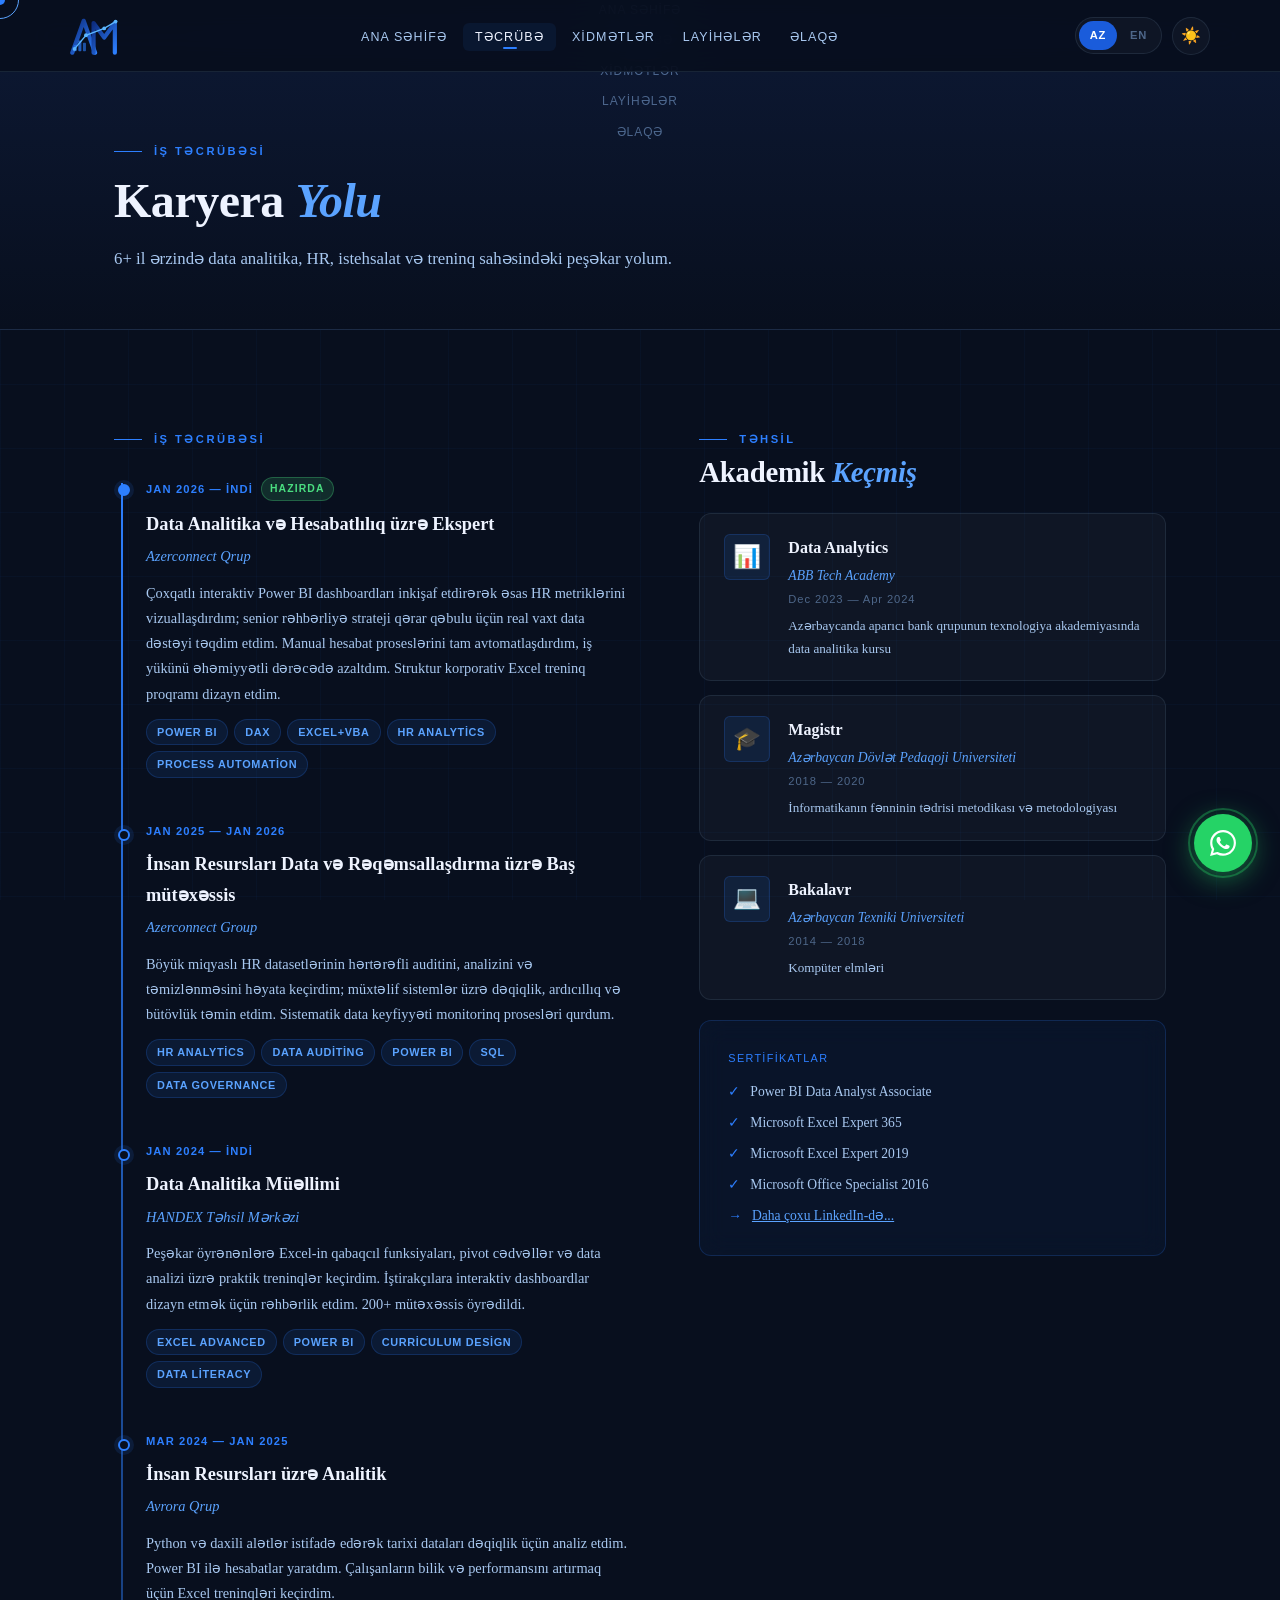
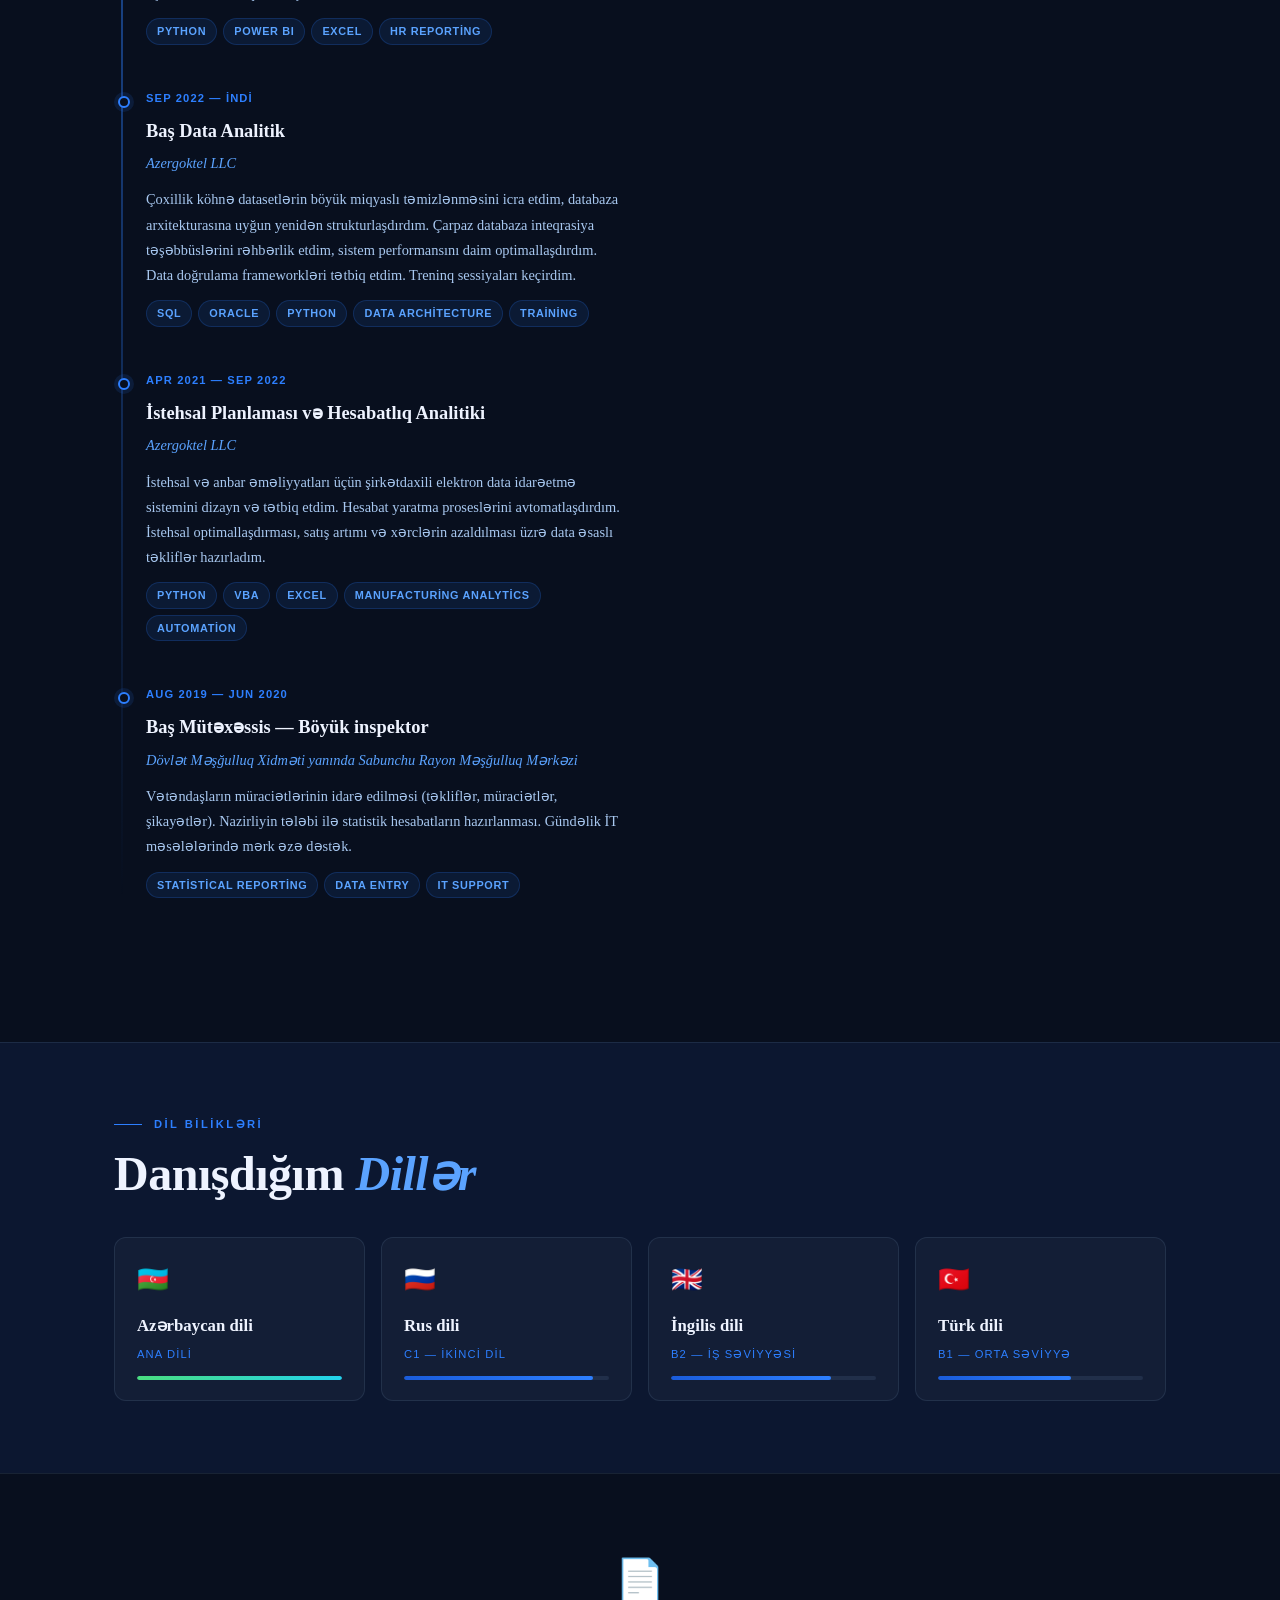
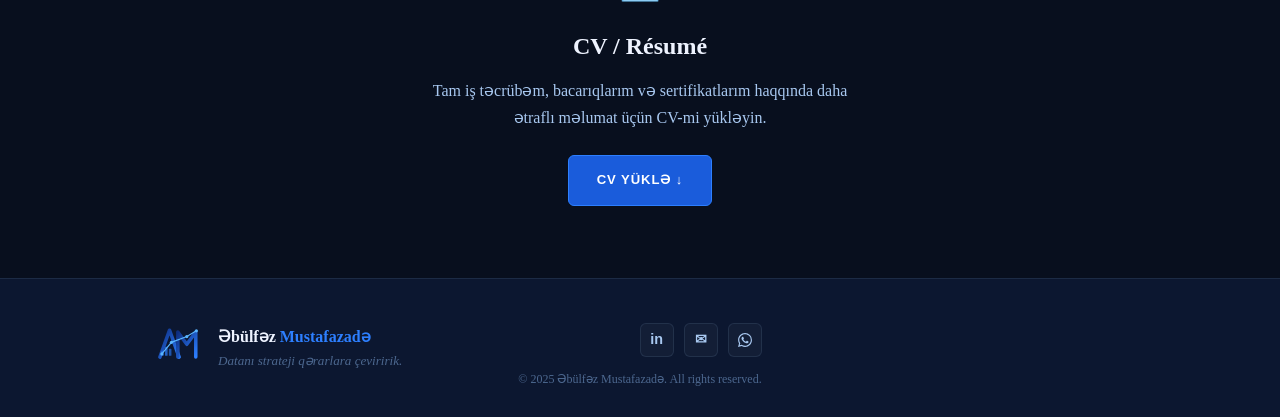
<file: az/experience.html>
<!DOCTYPE html>
<html lang="az" data-theme="dark">
<head>
<meta charset="UTF-8">
<meta name="viewport" content="width=device-width, initial-scale=1.0">

<title>Karyera & Təhsil | Əbülfəz Mustafazadə</title>
<meta name="description" content="Əbülfəz Mustafazadə — Azərbaycanlı Data Analitiki. Power BI, Excel, SQL, Python. Azerconnect Group-da Data Analytics & Reporting Expert. Korporativ treninqlər, HR analitika, dashboard inkişafı.">
<meta name="keywords" content="Power BI, Data Analyst, Data Analytics, HR Analytics, Excel Training, SQL, Python, Baku Azerbaijan, dashboard development, Azerconnect, Abulfaz Mustafazade, Əbülfəz Mustafazadə">
<meta name="author" content="Abulfaz Mustafazade">
<meta name="robots" content="index, follow">
<meta name="language" content="az">
<link rel="canonical" href="https://www.abulfazmustafazade.com/az/experience.html">
<!-- Open Graph / Facebook -->
<meta property="og:type" content="website">
<meta property="og:url" content="https://www.abulfazmustafazade.com/az/experience.html">
<meta property="og:title" content="Karyera & Təhsil | Əbülfəz Mustafazadə">
<meta property="og:description" content="Əbülfəz Mustafazadə — Azərbaycanlı Data Analitiki. Power BI, Excel, SQL, Python. Azerconnect Group-da Data Analytics & Reporting Expert. Korporativ treninqlər, HR analitika, dashboard inkişafı.">
<meta property="og:image" content="https://www.abulfazmustafazade.com/img/avatar.jpg">
<meta property="og:locale" content="az_AZ">
<!-- Twitter -->
<meta name="twitter:card" content="summary_large_image">
<meta name="twitter:title" content="Karyera & Təhsil | Əbülfəz Mustafazadə">
<meta name="twitter:description" content="Əbülfəz Mustafazadə — Azərbaycanlı Data Analitiki. Power BI, Excel, SQL, Python. Azerconnect Group-da Data Analytics & Reporting Expert. Korporativ treninqlər, HR analitika, dashboard inkişafı.">
<meta name="twitter:image" content="https://www.abulfazmustafazade.com/img/avatar.jpg">
<!-- Google Ads / Analytics placeholder -->
<!-- <script async src="https://www.googletagmanager.com/gtag/js?id=GA_MEASUREMENT_ID"></script> -->
<!-- Structured Data (JSON-LD) -->
<script type="application/ld+json">
{
  "@context": "https://schema.org",
  "@type": "Person",
  "name": "Abulfaz Mustafazade",
  "alternateName": "Əbülfəz Mustafazadə",
  "jobTitle": "Data Analytics & Reporting Expert",
  "worksFor": {"@type":"Organization","name":"Azerconnect Group"},
  "address": {"@type":"PostalAddress","addressLocality":"Baku","addressCountry":"AZ"},
  "email": "abulfazmustafazade@outlook.com",
  "telephone": "+994 55 835 72 24",
  "url": "https://www.abulfazmustafazade.com",
  "sameAs": ["https://www.linkedin.com/in/abulfazmustafazade/","https://wa.me/994558357224"],
  "knowsAbout": ["Power BI","Data Analytics","HR Analytics","SQL","Python","Excel","Business Intelligence"],
  "image": "https://www.abulfazmustafazade.com/img/avatar.jpg"
}
</script>
<script src="../js/theme.js"></script>
<link rel="stylesheet" href="../css/theme.css">
<link rel="stylesheet" href="../css/main.css">
</head>
<body>
<div class="cursor" id="cursor"></div>
<div class="cursor-ring" id="cursorRing"></div>
<div class="grid-bg" aria-hidden="true"></div>

<div class="mobile-menu" id="mobileMenu">
  <button class="mobile-close" id="mobileClose" aria-label="Close">✕</button>
  <a href="index.html">Ana Səhifə</a>
<a href="experience.html"class="active">Təcrübə</a>
<a href="services.html">Xidmətlər</a>
<a href="projects.html">Layihələr</a>
<a href="contact.html">Əlaqə</a>
  <div class="mobile-lang">
    <a href="../az/experience.html" class="lang-btn active">AZ</a>
    <a href="../en/experience.html" class="lang-btn ">EN</a>
  </div>
</div>
<nav id="mainNav" role="navigation" aria-label="Main navigation">
  <div class="nav-inner">
    <a href="index.html" class="nav-logo-wrap" aria-label="Home"><svg class="nav-logo-svg" viewBox="0 0 72 50" fill="none" xmlns="http://www.w3.org/2000/svg">
<defs><linearGradient id="lg1" x1="0" y1="0" x2="1" y2="1">
<stop offset="0%" stop-color="#0d2d80"/><stop offset="100%" stop-color="#2d7fff"/>
</linearGradient></defs>
<path d="M3 47L18 5L33 47" stroke="url(#lg1)" stroke-width="5.5" stroke-linecap="round" stroke-linejoin="round"/>
<line x1="10" y1="30" x2="27" y2="30" stroke="url(#lg1)" stroke-width="3.5" stroke-linecap="round"/>
<rect x="5" y="37" width="4" height="8" rx="1" fill="#2d7fff" opacity=".55"/>
<rect x="11" y="31" width="4" height="14" rx="1" fill="#2d7fff" opacity=".7"/>
<rect x="17" y="34" width="4" height="11" rx="1" fill="#2d7fff" opacity=".6"/>
<path d="M31 47L31 8L45 27L59 8L59 47" stroke="url(#lg1)" stroke-width="5.5" stroke-linecap="round" stroke-linejoin="round"/>
<polyline points="6,42 21,24 45,15 60,6" stroke="#5ab5ff" stroke-width="1.8" fill="none"/>
<circle cx="6" cy="42" r="2.5" fill="#5ab5ff"/>
<circle cx="21" cy="24" r="2.5" fill="#5ab5ff"/>
<circle cx="45" cy="15" r="2.5" fill="#5ab5ff"/>
<circle cx="60" cy="6" r="2.5" fill="#5ab5ff"/>
</svg></a>
    <ul class="nav-links" role="list"><li><a href="index.html">Ana Səhifə</a></li>
<li><a href="experience.html"class="active">Təcrübə</a></li>
<li><a href="services.html">Xidmətlər</a></li>
<li><a href="projects.html">Layihələr</a></li>
<li><a href="contact.html">Əlaqə</a></li></ul>
    <div class="nav-controls">
      <div class="lang-switcher" role="group" aria-label="Language">
        <a href="../az/experience.html" class="lang-btn active" lang="az">AZ</a>
        <a href="../en/experience.html" class="lang-btn " lang="en">EN</a>
      </div>
      <button class="theme-toggle" id="themeToggle" aria-label="Toggle dark/light mode">☀️</button>
      <div class="hamburger" id="hamburger" aria-label="Open menu" aria-expanded="false">
        <span></span><span></span><span></span>
      </div>
    </div>
  </div>
</nav>
<a href="https://wa.me/994558357224" target="_blank" class="wa-float" rel="noopener noreferrer" aria-label="WhatsApp">
  <span class="wa-tooltip">WhatsApp ilə əlaqə</span>
  <svg width="26" height="26" viewBox="0 0 24 24" fill="white"><path d="M17.472 14.382c-.297-.149-1.758-.867-2.03-.967-.273-.099-.471-.148-.67.15-.197.297-.767.966-.94 1.164-.173.199-.347.223-.644.075-.297-.15-1.255-.463-2.39-1.475-.883-.788-1.48-1.761-1.653-2.059-.173-.297-.018-.458.13-.606.134-.133.298-.347.446-.52.149-.174.198-.298.298-.497.099-.198.05-.371-.025-.52-.075-.149-.669-1.612-.916-2.207-.242-.579-.487-.5-.669-.51-.173-.008-.371-.01-.57-.01-.198 0-.52.074-.792.372-.272.297-1.04 1.016-1.04 2.479 0 1.462 1.065 2.875 1.213 3.074.149.198 2.096 3.2 5.077 4.487.709.306 1.262.489 1.694.625.712.227 1.36.195 1.871.118.571-.085 1.758-.719 2.006-1.413.248-.694.248-1.289.173-1.413-.074-.124-.272-.198-.57-.347m-5.421 7.403h-.004a9.87 9.87 0 01-5.031-1.378l-.361-.214-3.741.982.998-3.648-.235-.374a9.86 9.86 0 01-1.51-5.26c.001-5.45 4.436-9.884 9.888-9.884 2.64 0 5.122 1.03 6.988 2.898a9.825 9.825 0 012.893 6.994c-.003 5.45-4.437 9.884-9.885 9.884m8.413-18.297A11.815 11.815 0 0012.05 0C5.495 0 .16 5.335.157 11.892c0 2.096.547 4.142 1.588 5.945L.057 24l6.305-1.654a11.882 11.882 0 005.683 1.448h.005c6.554 0 11.89-5.335 11.893-11.893a11.821 11.821 0 00-3.48-8.413z"/></svg>
</a>
<div class="page-wrap">

<main id="main-content">
<div class="page-header">
  <div class="container">
    <div class="section-label reveal">İş Təcrübəsi</div>
    <h1 class="section-title reveal d1">Karyera <em>Yolu</em></h1>
    <p class="section-sub reveal d2">6+ il ərzində data analitika, HR, istehsalat və treninq sahəsindəki peşəkar yolum.</p>
  </div>
</div>

<section class="section" aria-label="İş Təcrübəsi">
  <div class="container">
    <div class="exp-grid">
      <div>
        <div class="section-label reveal" style="margin-bottom:28px">İş Təcrübəsi</div>
        <div class="timeline" role="list"><div class="tl-item active reveal">
  <div class="tl-period">Jan 2026 — İndi <span class="tl-current">Hazırda</span></div>
  <div class="tl-title">Data Analitika və Hesabatlılıq üzrə Ekspert</div>
  <div class="tl-org">Azerconnect Qrup</div>
  <p class="tl-desc">Çoxqatlı interaktiv Power BI dashboardları inkişaf etdirərək əsas HR metriklərini vizuallaşdırdım; senior rəhbərliyə strateji qərar qəbulu üçün real vaxt data dəstəyi təqdim etdim. Manual hesabat proseslərini tam avtomatlaşdırdım, iş yükünü əhəmiyyətli dərəcədə azaltdım. Struktur korporativ Excel treninq proqramı dizayn etdim.</p>
  <div class="tags"><span class="tag">Power BI</span><span class="tag">DAX</span><span class="tag">Excel+VBA</span><span class="tag">HR Analytics</span><span class="tag">Process Automation</span></div>
</div><div class="tl-item  reveal">
  <div class="tl-period">Jan 2025 — Jan 2026 </div>
  <div class="tl-title">İnsan Resursları Data və Rəqəmsallaşdırma üzrə Baş mütəxəssis</div>
  <div class="tl-org">Azerconnect Group</div>
  <p class="tl-desc">Böyük miqyaslı HR datasetlərinin hərtərəfli auditini, analizini və təmizlənməsini həyata keçirdim; müxtəlif sistemlər üzrə dəqiqlik, ardıcıllıq və bütövlük təmin etdim. Sistematik data keyfiyyəti monitorinq prosesləri qurdum.</p>
  <div class="tags"><span class="tag">HR Analytics</span><span class="tag">Data Auditing</span><span class="tag">Power BI</span><span class="tag">SQL</span><span class="tag">Data Governance</span></div>
</div><div class="tl-item  reveal">
  <div class="tl-period">Jan 2024 — İndi </div>
  <div class="tl-title">Data Analitika Müəllimi</div>
  <div class="tl-org">HANDEX Təhsil Mərkəzi</div>
  <p class="tl-desc">Peşəkar öyrənənlərə Excel-in qabaqcıl funksiyaları, pivot cədvəllər və data analizi üzrə praktik treninqlər keçirdim. İştirakçılara interaktiv dashboardlar dizayn etmək üçün rəhbərlik etdim. 200+ mütəxəssis öyrədildi.</p>
  <div class="tags"><span class="tag">Excel Advanced</span><span class="tag">Power BI</span><span class="tag">Curriculum Design</span><span class="tag">Data Literacy</span></div>
</div><div class="tl-item  reveal">
  <div class="tl-period">Mar 2024 — Jan 2025 </div>
  <div class="tl-title">İnsan Resursları üzrə Analitik</div>
  <div class="tl-org">Avrora Qrup</div>
  <p class="tl-desc">Python və daxili alətlər istifadə edərək tarixi dataları dəqiqlik üçün analiz etdim. Power BI ilə hesabatlar yaratdım. Çalışanların bilik və performansını artırmaq üçün Excel treninqləri keçirdim.</p>
  <div class="tags"><span class="tag">Python</span><span class="tag">Power BI</span><span class="tag">Excel</span><span class="tag">HR Reporting</span></div>
</div><div class="tl-item  reveal">
  <div class="tl-period">Sep 2022 — İndi </div>
  <div class="tl-title">Baş Data Analitik</div>
  <div class="tl-org">Azergoktel LLC</div>
  <p class="tl-desc">Çoxillik köhnə datasetlərin böyük miqyaslı təmizlənməsini icra etdim, databaza arxitekturasına uyğun yenidən strukturlaşdırdım. Çarpaz databaza inteqrasiya təşəbbüslərini rəhbərlik etdim, sistem performansını daim optimallaşdırdım. Data doğrulama frameworkləri tətbiq etdim. Treninq sessiyaları keçirdim.</p>
  <div class="tags"><span class="tag">SQL</span><span class="tag">Oracle</span><span class="tag">Python</span><span class="tag">Data Architecture</span><span class="tag">Training</span></div>
</div><div class="tl-item  reveal">
  <div class="tl-period">Apr 2021 — Sep 2022 </div>
  <div class="tl-title">İstehsal Planlaması və Hesabatlıq Analitiki</div>
  <div class="tl-org">Azergoktel LLC</div>
  <p class="tl-desc">İstehsal və anbar əməliyyatları üçün şirkətdaxili elektron data idarəetmə sistemini dizayn və tətbiq etdim. Hesabat yaratma proseslərini avtomatlaşdırdım. İstehsal optimallaşdırması, satış artımı və xərclərin azaldılması üzrə data əsaslı təkliflər hazırladım.</p>
  <div class="tags"><span class="tag">Python</span><span class="tag">VBA</span><span class="tag">Excel</span><span class="tag">Manufacturing Analytics</span><span class="tag">Automation</span></div>
</div><div class="tl-item  reveal">
  <div class="tl-period">Aug 2019 — Jun 2020 </div>
  <div class="tl-title">Baş Mütəxəssis — Böyük inspektor</div>
  <div class="tl-org">Dövlət Məşğulluq Xidməti yanında Sabunchu Rayon Məşğulluq Mərkəzi</div>
  <p class="tl-desc">Vətəndaşların müraciətlərinin idarə edilməsi (təkliflər, müraciətlər, şikayətlər). Nazirliyin tələbi ilə statistik hesabatların hazırlanması. Gündəlik İT məsələlərində mərk əzə dəstək.</p>
  <div class="tags"><span class="tag">Statistical Reporting</span><span class="tag">Data Entry</span><span class="tag">IT Support</span></div>
</div></div>
      </div>
      <div>
        <div class="section-label reveal" style="margin-bottom:8px">Təhsil</div>
        <h2 class="section-title reveal d1" style="font-size:1.8rem;margin-bottom:24px">Akademik <em>Keçmiş</em></h2>
        <div class="edu-card reveal">
  <div class="edu-icon" aria-hidden="true">📊</div>
  <div><div class="edu-degree">Data Analytics</div>
  <div class="edu-school">ABB Tech Academy</div>
  <div class="edu-period">Dec 2023 — Apr 2024</div>
  <div class="edu-note">Azərbaycanda aparıcı bank qrupunun texnologiya akademiyasında data analitika kursu</div></div>
</div><div class="edu-card reveal">
  <div class="edu-icon" aria-hidden="true">🎓</div>
  <div><div class="edu-degree">Magistr</div>
  <div class="edu-school">Azərbaycan Dövlət Pedaqoji Universiteti</div>
  <div class="edu-period">2018 — 2020</div>
  <div class="edu-note">İnformatikanın fənninin tədrisi metodikası və metodologiyası</div></div>
</div><div class="edu-card reveal">
  <div class="edu-icon" aria-hidden="true">💻</div>
  <div><div class="edu-degree">Bakalavr</div>
  <div class="edu-school">Azərbaycan Texniki Universiteti</div>
  <div class="edu-period">2014 — 2018</div>
  <div class="edu-note">Kompüter elmləri</div></div>
</div>
        <div class="card reveal" style="margin-top:20px;background:rgba(45,127,255,.05);border-color:rgba(45,127,255,.2)">
          <div class="cert-header">Sertifikatlar</div>
          <div class="cert-list">
            <div class="cert-row"><span class="cert-check">✓</span> Power BI Data Analyst Associate</div>
            <div class="cert-row"><span class="cert-check">✓</span> Microsoft Excel Expert 365</div>
            <div class="cert-row"><span class="cert-check">✓</span> Microsoft Excel Expert 2019</div>
            <div class="cert-row"><span class="cert-check">✓</span> Microsoft Office Specialist 2016</div>
            <div class="cert-row"><span class="cert-check">→</span> <a href="https://www.linkedin.com/in/abulfazmustafazade/" target="_blank" rel="noopener" style="color:var(--accent-light)">Daha çoxu LinkedIn-də...</a></div>
          </div>
        </div>
      </div>
    </div>
  </div>
</section>

<section class="section-sm bg-sec" style="border-top:1px solid var(--border)" aria-label="Dil Bilikləri">
  <div class="container">
    <div class="section-label reveal">Dil Bilikləri</div>
    <h2 class="section-title reveal d1" style="margin-bottom:36px">Danışdığım <em>Dillər</em></h2>
    <div class="lang-grid"><div class="lang-card reveal">
  <div class="lang-flag" aria-hidden="true">🇦🇿</div>
  <div class="lang-name">Azərbaycan dili</div>
  <div class="lang-level">Ana dili</div>
  <div class="lang-bar-wrap"><div class="lang-bar" style="width:100%;background:linear-gradient(90deg,#4ade80,#22d3ee)" ></div></div>
</div><div class="lang-card reveal">
  <div class="lang-flag" aria-hidden="true">🇷🇺</div>
  <div class="lang-name">Rus dili</div>
  <div class="lang-level">C1 — İkinci Dil</div>
  <div class="lang-bar-wrap"><div class="lang-bar skill-fill" style="" data-width="92"></div></div>
</div><div class="lang-card reveal">
  <div class="lang-flag" aria-hidden="true">🇬🇧</div>
  <div class="lang-name">İngilis dili</div>
  <div class="lang-level">B2 — İş Səviyyəsi</div>
  <div class="lang-bar-wrap"><div class="lang-bar skill-fill" style="" data-width="78"></div></div>
</div><div class="lang-card reveal">
  <div class="lang-flag" aria-hidden="true">🇹🇷</div>
  <div class="lang-name">Türk dili</div>
  <div class="lang-level">B1 — Orta Səviyyə</div>
  <div class="lang-bar-wrap"><div class="lang-bar skill-fill" style="" data-width="65"></div></div>
</div></div>
  </div>
</section>

<section class="section-sm" style="border-top:1px solid var(--border);text-align:center">
  <div class="container">
    <div style="font-size:2.5rem;margin-bottom:12px">📄</div>
    <h2 class="cv-title">CV / Résumé</h2>
    <p class="cv-sub">Tam iş təcrübəm, bacarıqlarım və sertifikatlarım haqqında daha ətraflı məlumat üçün CV-mi yükləyin.</p>
    <a href="../img/Abulfaz_Mustafazade_CV.pdf" class="btn btn-primary" download="Abulfaz_Mustafazade_CV.pdf" aria-label="Download CV">CV Yüklə ↓</a>
  </div>
</section>
</main>
</div>

<footer role="contentinfo">
  <div class="container">
    <div class="footer-inner">
      <div class="footer-brand-wrap">
        <div class="footer-logo"><svg class="nav-logo-svg" viewBox="0 0 72 50" fill="none" xmlns="http://www.w3.org/2000/svg">
<defs><linearGradient id="lg1" x1="0" y1="0" x2="1" y2="1">
<stop offset="0%" stop-color="#0d2d80"/><stop offset="100%" stop-color="#2d7fff"/>
</linearGradient></defs>
<path d="M3 47L18 5L33 47" stroke="url(#lg1)" stroke-width="5.5" stroke-linecap="round" stroke-linejoin="round"/>
<line x1="10" y1="30" x2="27" y2="30" stroke="url(#lg1)" stroke-width="3.5" stroke-linecap="round"/>
<rect x="5" y="37" width="4" height="8" rx="1" fill="#2d7fff" opacity=".55"/>
<rect x="11" y="31" width="4" height="14" rx="1" fill="#2d7fff" opacity=".7"/>
<rect x="17" y="34" width="4" height="11" rx="1" fill="#2d7fff" opacity=".6"/>
<path d="M31 47L31 8L45 27L59 8L59 47" stroke="url(#lg1)" stroke-width="5.5" stroke-linecap="round" stroke-linejoin="round"/>
<polyline points="6,42 21,24 45,15 60,6" stroke="#5ab5ff" stroke-width="1.8" fill="none"/>
<circle cx="6" cy="42" r="2.5" fill="#5ab5ff"/>
<circle cx="21" cy="24" r="2.5" fill="#5ab5ff"/>
<circle cx="45" cy="15" r="2.5" fill="#5ab5ff"/>
<circle cx="60" cy="6" r="2.5" fill="#5ab5ff"/>
</svg></div>
        <div>
          <div class="footer-brand">Əbülfəz <span>Mustafazadə</span></div>
          <div class="footer-tagline">Datanı strateji qərarlara çeviririk.</div>
        </div>
      </div>
      <nav class="footer-nav" aria-label="Footer"><a href="index.html">Ana Səhifə</a> <a href="experience.html">Təcrübə</a> <a href="services.html">Xidmətlər</a> <a href="projects.html">Layihələr</a> <a href="contact.html">Əlaqə</a></nav>
      <div class="footer-right">
        <div class="footer-socials">
          <a href="https://www.linkedin.com/in/abulfazmustafazade/" target="_blank" rel="noopener" class="social-link" aria-label="LinkedIn" title="LinkedIn"><span>in</span></a>
          <a href="mailto:abulfazmustafazade@outlook.com" class="social-link" aria-label="Email" title="Email">✉</a>
          <a href="https://wa.me/994558357224" target="_blank" rel="noopener" class="social-link" aria-label="WhatsApp" title="WhatsApp"><svg width="14" height="14" viewBox="0 0 24 24" fill="currentColor"><path d="M17.472 14.382c-.297-.149-1.758-.867-2.03-.967-.273-.099-.471-.148-.67.15-.197.297-.767.966-.94 1.164-.173.199-.347.223-.644.075-.297-.15-1.255-.463-2.39-1.475-.883-.788-1.48-1.761-1.653-2.059-.173-.297-.018-.458.13-.606.134-.133.298-.347.446-.52.149-.174.198-.298.298-.497.099-.198.05-.371-.025-.52-.075-.149-.669-1.612-.916-2.207-.242-.579-.487-.5-.669-.51-.173-.008-.371-.01-.57-.01-.198 0-.52.074-.792.372-.272.297-1.04 1.016-1.04 2.479 0 1.462 1.065 2.875 1.213 3.074.149.198 2.096 3.2 5.077 4.487.709.306 1.262.489 1.694.625.712.227 1.36.195 1.871.118.571-.085 1.758-.719 2.006-1.413.248-.694.248-1.289.173-1.413-.074-.124-.272-.198-.57-.347m-5.421 7.403h-.004a9.87 9.87 0 01-5.031-1.378l-.361-.214-3.741.982.998-3.648-.235-.374a9.86 9.86 0 01-1.51-5.26c.001-5.45 4.436-9.884 9.888-9.884 2.64 0 5.122 1.03 6.988 2.898a9.825 9.825 0 012.893 6.994c-.003 5.45-4.437 9.884-9.885 9.884m8.413-18.297A11.815 11.815 0 0012.05 0C5.495 0 .16 5.335.157 11.892c0 2.096.547 4.142 1.588 5.945L.057 24l6.305-1.654a11.882 11.882 0 005.683 1.448h.005c6.554 0 11.89-5.335 11.893-11.893a11.821 11.821 0 00-3.48-8.413z"/></svg></a>
        </div>
        <div class="footer-copy">© 2025 Əbülfəz Mustafazadə. All rights reserved.</div>
      </div>
    </div>
  </div>
</footer>
<script src="../js/main.js"></script>
</body>
</html>
</file>
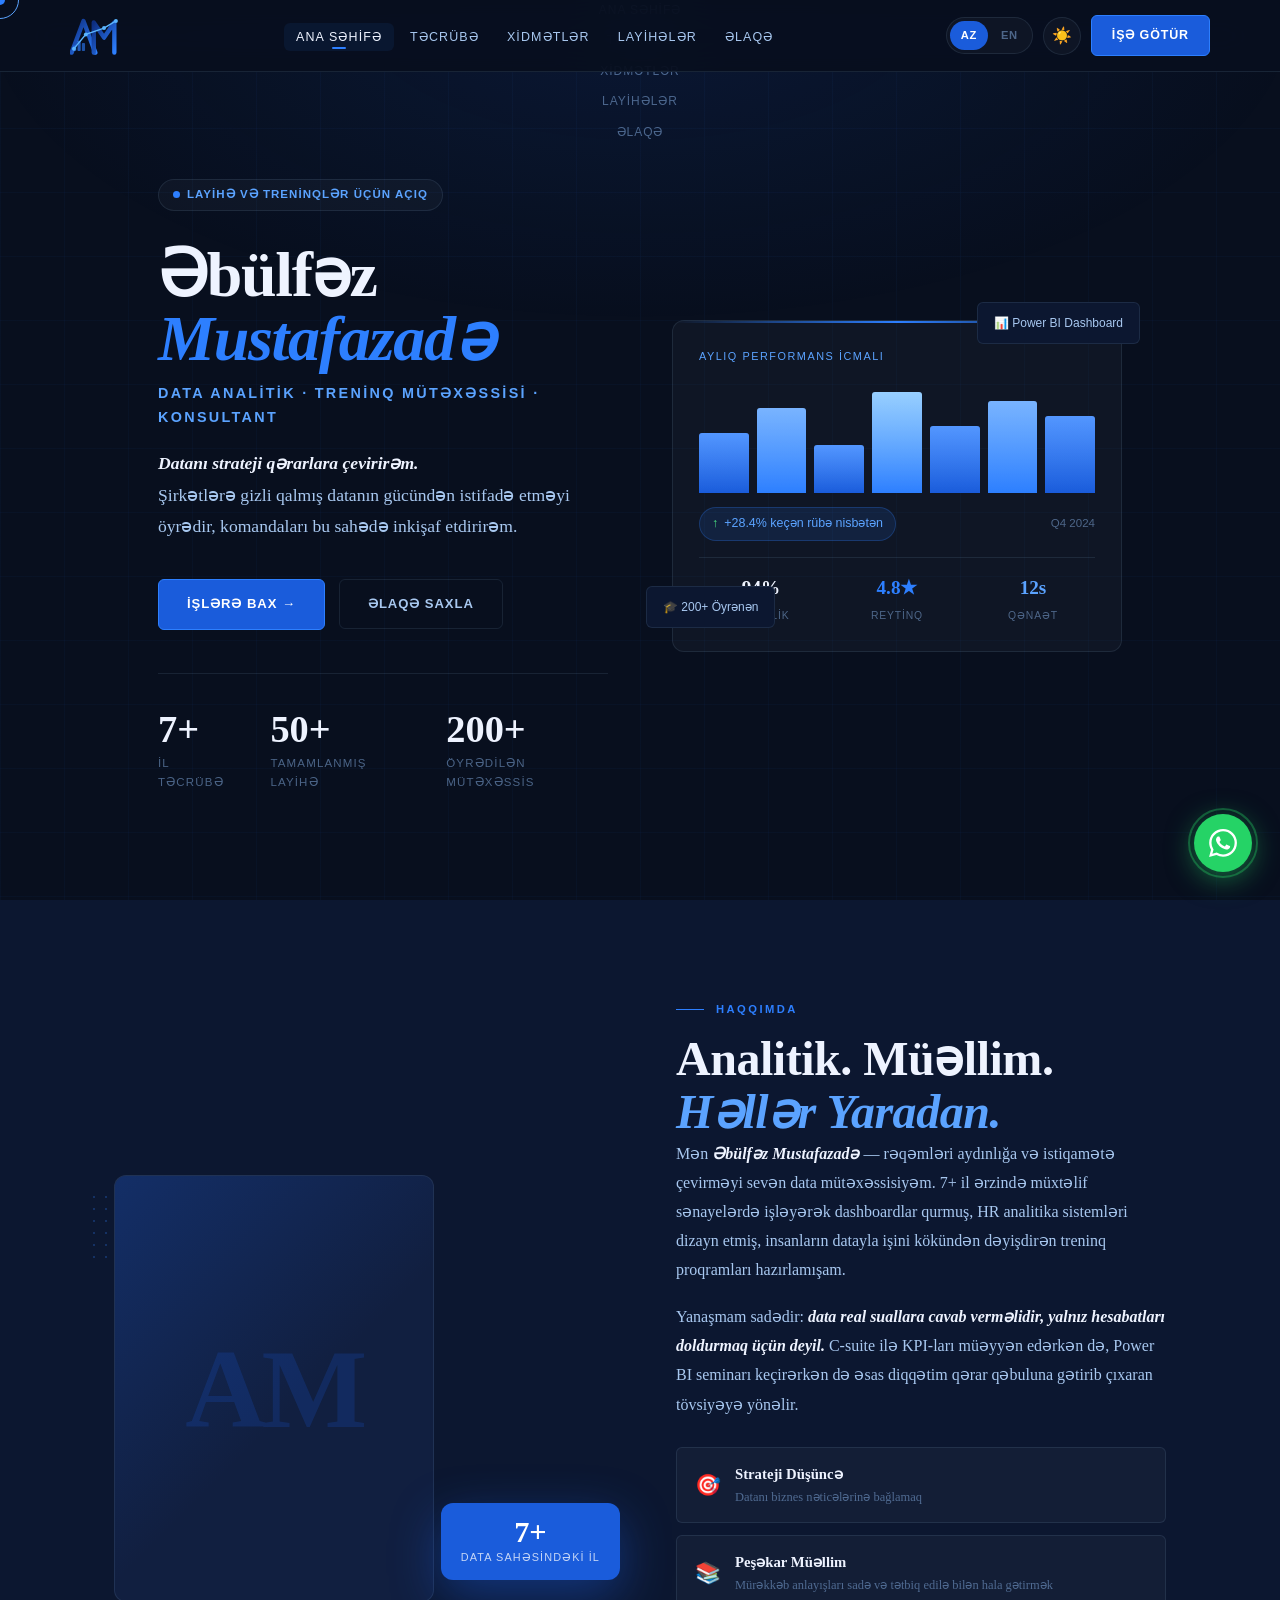
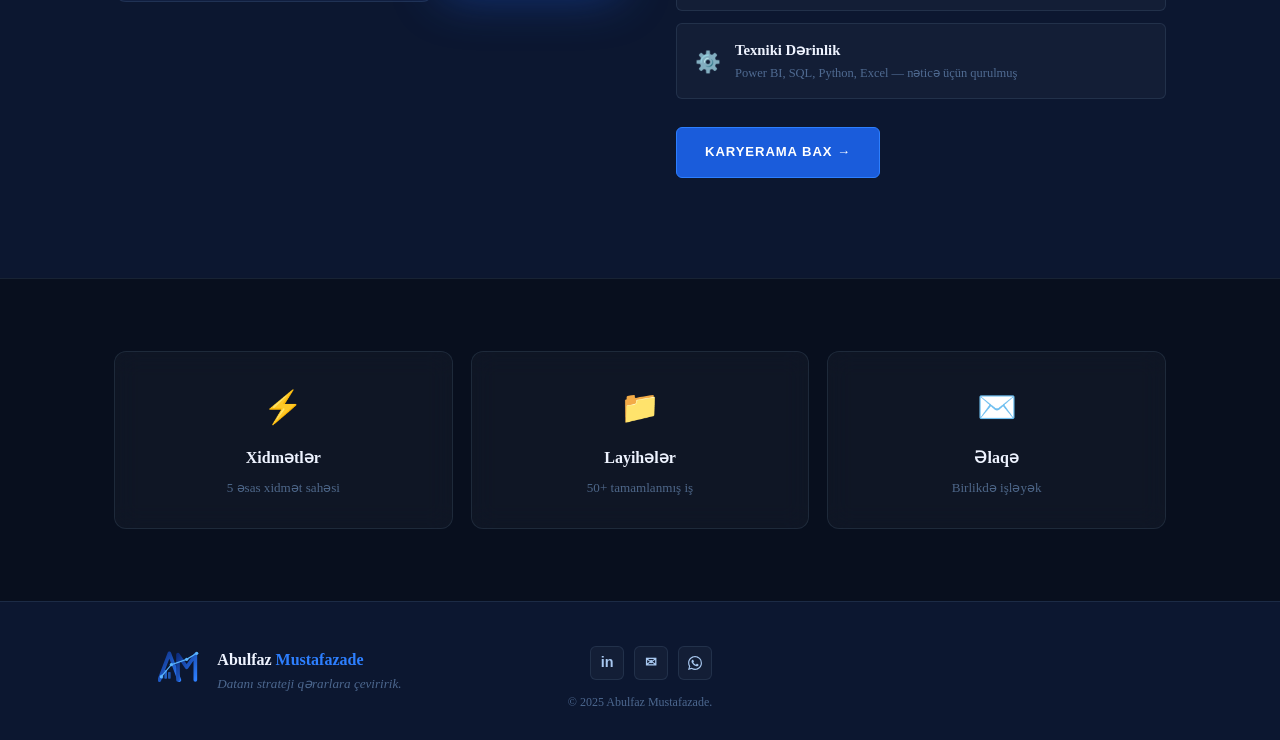
<file: az/main.html>
<!DOCTYPE html>
<html lang="az" data-theme="dark">
<head>
<meta charset="UTF-8">
<meta name="viewport" content="width=device-width, initial-scale=1.0">
<title>Əbülfəz Mustafazadə — Data Analitik</title>
<meta name="description" content="Abulfaz Mustafazade — Data Analyst, Power BI Expert, Trainer and Consultant based in Baku, Azerbaijan.">
<script src="../js/theme.js"></script>
<link rel="stylesheet" href="../css/theme.css">
<link rel="stylesheet" href="../css/main.css">

</head>
<body>
<div class="cursor" id="cursor"></div>
<div class="cursor-ring" id="cursorRing"></div>
<div class="grid-bg"></div>

<!-- MOBILE MENU -->
<div class="mobile-menu" id="mobileMenu">
  <button class="mobile-close" id="mobileClose">✕</button>
  <a href="main.html"class="active">Ana Səhifə</a>
<a href="experience.html">Təcrübə</a>
<a href="services.html">Xidmətlər</a>
<a href="projects.html">Layihələr</a>
<a href="contact.html">Əlaqə</a>
  <div class="mobile-lang">
    <a href="../az/index.html" class="lang-btn active">AZ</a>
    <a href="../en/index.html" class="lang-btn ">EN</a>
  </div>
</div>

<!-- NAV -->
<nav id="mainNav">
  <div class="nav-inner">
    <a href="index.html" class="nav-logo-wrap">
      <svg class="nav-logo-svg" viewBox="0 0 68 48" fill="none" xmlns="http://www.w3.org/2000/svg">
  <defs>
    <linearGradient id="lgNav" x1="0" y1="0" x2="1" y2="1">
      <stop offset="0%" stop-color="#0d2d80"/>
      <stop offset="100%" stop-color="#2d7fff"/>
    </linearGradient>
  </defs>
  <path d="M2 45 L17 5 L32 45" stroke="url(#lgNav)" stroke-width="5.5" stroke-linecap="round" stroke-linejoin="round"/>
  <line x1="8" y1="29" x2="26" y2="29" stroke="url(#lgNav)" stroke-width="3.5" stroke-linecap="round"/>
  <rect x="4" y="36" width="4" height="7" rx="1" fill="#2d7fff" opacity="0.55"/>
  <rect x="9.5" y="30" width="4" height="13" rx="1" fill="#2d7fff" opacity="0.7"/>
  <rect x="15" y="33" width="4" height="10" rx="1" fill="#2d7fff" opacity="0.6"/>
  <path d="M30 45 L30 7 L43 26 L56 7 L56 45" stroke="url(#lgNav)" stroke-width="5.5" stroke-linecap="round" stroke-linejoin="round"/>
  <polyline points="5,40 20,22 43,14 58,5" stroke="#5ab5ff" stroke-width="1.8" fill="none"/>
  <circle cx="5" cy="40" r="2.5" fill="#5ab5ff"/>
  <circle cx="20" cy="22" r="2.5" fill="#5ab5ff"/>
  <circle cx="43" cy="14" r="2.5" fill="#5ab5ff"/>
  <circle cx="58" cy="5" r="2.5" fill="#5ab5ff"/>
</svg>
    </a>
    <ul class="nav-links">
      <li><a href="index.html"class="active">Ana Səhifə</a></li>
<li><a href="experience.html">Təcrübə</a></li>
<li><a href="services.html">Xidmətlər</a></li>
<li><a href="projects.html">Layihələr</a></li>
<li><a href="contact.html">Əlaqə</a></li>
    </ul>
    <div class="nav-controls">
      <div class="lang-switcher">
        <a href="../az/index.html" class="lang-btn active">AZ</a>
        <a href="../en/index.html" class="lang-btn ">EN</a>
      </div>
      <button class="theme-toggle" id="themeToggle" title="Toggle theme">☀️</button>
      <a href="contact.html" class="nav-cta">İşə Götür</a>
      <div class="hamburger" id="hamburger"><span></span><span></span><span></span></div>
    </div>
  </div>
</nav>

<!-- WHATSAPP -->
<a href="https://wa.me/994558357224" target="_blank" class="wa-float" rel="noopener">
  <span class="wa-tooltip">WhatsApp ilə əlaqə</span>
  <svg width="28" height="28" viewBox="0 0 24 24" fill="white"><path d="M17.472 14.382c-.297-.149-1.758-.867-2.03-.967-.273-.099-.471-.148-.67.15-.197.297-.767.966-.94 1.164-.173.199-.347.223-.644.075-.297-.15-1.255-.463-2.39-1.475-.883-.788-1.48-1.761-1.653-2.059-.173-.297-.018-.458.13-.606.134-.133.298-.347.446-.52.149-.174.198-.298.298-.497.099-.198.05-.371-.025-.52-.075-.149-.669-1.612-.916-2.207-.242-.579-.487-.5-.669-.51-.173-.008-.371-.01-.57-.01-.198 0-.52.074-.792.372-.272.297-1.04 1.016-1.04 2.479 0 1.462 1.065 2.875 1.213 3.074.149.198 2.096 3.2 5.077 4.487.709.306 1.262.489 1.694.625.712.227 1.36.195 1.871.118.571-.085 1.758-.719 2.006-1.413.248-.694.248-1.289.173-1.413-.074-.124-.272-.198-.57-.347m-5.421 7.403h-.004a9.87 9.87 0 01-5.031-1.378l-.361-.214-3.741.982.998-3.648-.235-.374a9.86 9.86 0 01-1.51-5.26c.001-5.45 4.436-9.884 9.888-9.884 2.64 0 5.122 1.03 6.988 2.898a9.825 9.825 0 012.893 6.994c-.003 5.45-4.437 9.884-9.885 9.884m8.413-18.297A11.815 11.815 0 0012.05 0C5.495 0 .16 5.335.157 11.892c0 2.096.547 4.142 1.588 5.945L.057 24l6.305-1.654a11.882 11.882 0 005.683 1.448h.005c6.554 0 11.89-5.335 11.893-11.893a11.821 11.821 0 00-3.48-8.413z"/></svg>
</a>
<div class="page-wrap">

<section id="hero">
  <div class="container">
    <div class="hero-grid">
      <div class="hero-content">
        <div class="badge">
          <span class="pulse-dot"></span> Layihə və Treninqlər üçün açıq
        </div>
        <h1 class="hero-name">Əbülfəz<br><span class="hi">Mustafazadə</span></h1>
        <p class="hero-role">Data Analitik · Treninq Mütəxəssisi · Konsultant</p>
        <p class="hero-tagline">
          <strong>Datanı strateji qərarlara çevirirəm.</strong><br>
          Şirkətlərə gizli qalmış datanın gücündən istifadə etməyi öyrədir, komandaları bu sahədə inkişaf etdirirəm.
        </p>
        <div class="hero-btns">
          <a href="projects.html" class="btn btn-primary">İşlərə bax →</a>
          <a href="contact.html" class="btn btn-ghost">Əlaqə saxla</a>
        </div>
        <div class="hero-stats">
          <div class="stat-item">
            <div class="stat-num"><span class="counter" data-target="7">0</span>+</div>
            <div class="stat-label">İl Təcrübə</div>
          </div>
          <div class="stat-item">
            <div class="stat-num"><span class="counter" data-target="50">0</span>+</div>
            <div class="stat-label">Tamamlanmış Layihə</div>
          </div>
          <div class="stat-item">
            <div class="stat-num"><span class="counter" data-target="200">0</span>+</div>
            <div class="stat-label">Öyrədilən Mütəxəssis</div>
          </div>
        </div>
      </div>
      <div class="hero-visual">
        <div class="float-tag t1">📊 Power BI Dashboard</div>
        <div class="hero-card">
          <div class="h-card-label">Aylıq Performans İcmalı</div>
          <div class="chart-bars">
            <div class="bar" style="height:55%"></div>
            <div class="bar b2" style="height:78%"></div>
            <div class="bar" style="height:44%"></div>
            <div class="bar b4" style="height:92%"></div>
            <div class="bar" style="height:61%"></div>
            <div class="bar b2" style="height:84%"></div>
            <div class="bar" style="height:70%"></div>
          </div>
          <div class="h-card-bottom">
            <div class="trend-pill"><span class="up">↑</span> +28.4% keçən rübə nisbətən</div>
            <div class="h-card-qtr">Q4 2024</div>
          </div>
          <div class="h-card-metrics">
            <div><div class="mv">94%</div><div class="ml">Dəqiqlik</div></div>
            <div><div class="mv accent">4.8★</div><div class="ml">Reytinq</div></div>
            <div><div class="mv sky">12s</div><div class="ml">Qənaət</div></div>
          </div>
        </div>
        <div class="float-tag t2">🎓 200+ Öyrənən</div>
      </div>
    </div>
  </div>
</section>

<!-- ABOUT -->
<section class="section bg-sec">
  <div class="container">
    <div class="about-grid">
      <div class="about-visual reveal-l">
        <div class="about-dots"></div>
        <div class="about-img-box">
          <div class="about-avatar">AM</div>
          <div class="avatar-badge">📸 Şəklimi əlavə et</div>
        </div>
        <div class="about-corner">
          <div class="acn">7+</div>
          <div class="acl">Data sahəsindəki il</div>
        </div>
      </div>
      <div class="about-content">
        <div class="section-label reveal">Haqqımda</div>
        <h2 class="section-title reveal d1">Analitik. Müəllim.<br><em>Həllər Yaradan.</em></h2>
        <p class="about-text reveal d2">
          Mən <strong>Əbülfəz Mustafazadə</strong> — rəqəmləri aydınlığa və istiqamətə çevirməyi sevən data mütəxəssisiyəm. 7+ il ərzində müxtəlif sənayelərdə işləyərək dashboardlar qurmuş, HR analitika sistemləri dizayn etmiş, insanların datayla işini kökündən dəyişdirən treninq proqramları hazırlamışam.
        </p>
        <p class="about-text reveal d3">
          Yanaşmam sadədir: <strong>data real suallara cavab verməlidir, yalnız hesabatları doldurmaq üçün deyil.</strong> C-suite ilə KPI-ları müəyyən edərkən də, Power BI seminarı keçirərkən də əsas diqqətim qərar qəbuluna gətirib çıxaran tövsiyəyə yönəlir.
        </p>
        <div class="pillars reveal d3">
          <div class="pillar">
            <span class="p-icon">🎯</span>
            <div><div class="p-title">Strateji Düşüncə</div><div class="p-sub">Datanı biznes nəticələrinə bağlamaq</div></div>
          </div>
          <div class="pillar">
            <span class="p-icon">📚</span>
            <div><div class="p-title">Peşəkar Müəllim</div><div class="p-sub">Mürəkkəb anlayışları sadə və tətbiq edilə bilən hala gətirmək</div></div>
          </div>
          <div class="pillar">
            <span class="p-icon">⚙️</span>
            <div><div class="p-title">Texniki Dərinlik</div><div class="p-sub">Power BI, SQL, Python, Excel — nəticə üçün qurulmuş</div></div>
          </div>
        </div>
        <a href="experience.html" class="btn btn-primary reveal d5" style="margin-top:28px;display:inline-flex">Karyerama bax →</a>
      </div>
    </div>
  </div>
</section>

<!-- QUICK LINKS -->
<section class="section-sm" style="border-top:1px solid var(--border)">
  <div class="container">
    <div class="quick-grid">
      <a href="services.html" class="card reveal d1" style="text-decoration:none;text-align:center">
        <div class="ql-icon">⚡</div>
        <div class="ql-title">Xidmətlər</div>
        <div class="ql-sub">5 əsas xidmət sahəsi</div>
      </a>
      <a href="projects.html" class="card reveal d2" style="text-decoration:none;text-align:center">
        <div class="ql-icon">📁</div>
        <div class="ql-title">Layihələr</div>
        <div class="ql-sub">50+ tamamlanmış iş</div>
      </a>
      <a href="contact.html" class="card reveal d3" style="text-decoration:none;text-align:center">
        <div class="ql-icon">✉️</div>
        <div class="ql-title">Əlaqə</div>
        <div class="ql-sub">Birlikdə işləyək</div>
      </a>
    </div>
  </div>
</section>
</div>

<footer>
  <div class="container">
    <div class="footer-inner">
      <div class="footer-brand-wrap">
        <div class="footer-logo"><svg class="nav-logo-svg" viewBox="0 0 68 48" fill="none" xmlns="http://www.w3.org/2000/svg">
  <defs>
    <linearGradient id="lgNav" x1="0" y1="0" x2="1" y2="1">
      <stop offset="0%" stop-color="#0d2d80"/>
      <stop offset="100%" stop-color="#2d7fff"/>
    </linearGradient>
  </defs>
  <path d="M2 45 L17 5 L32 45" stroke="url(#lgNav)" stroke-width="5.5" stroke-linecap="round" stroke-linejoin="round"/>
  <line x1="8" y1="29" x2="26" y2="29" stroke="url(#lgNav)" stroke-width="3.5" stroke-linecap="round"/>
  <rect x="4" y="36" width="4" height="7" rx="1" fill="#2d7fff" opacity="0.55"/>
  <rect x="9.5" y="30" width="4" height="13" rx="1" fill="#2d7fff" opacity="0.7"/>
  <rect x="15" y="33" width="4" height="10" rx="1" fill="#2d7fff" opacity="0.6"/>
  <path d="M30 45 L30 7 L43 26 L56 7 L56 45" stroke="url(#lgNav)" stroke-width="5.5" stroke-linecap="round" stroke-linejoin="round"/>
  <polyline points="5,40 20,22 43,14 58,5" stroke="#5ab5ff" stroke-width="1.8" fill="none"/>
  <circle cx="5" cy="40" r="2.5" fill="#5ab5ff"/>
  <circle cx="20" cy="22" r="2.5" fill="#5ab5ff"/>
  <circle cx="43" cy="14" r="2.5" fill="#5ab5ff"/>
  <circle cx="58" cy="5" r="2.5" fill="#5ab5ff"/>
</svg></div>
        <div>
          <div class="footer-brand">Abulfaz <span>Mustafazade</span></div>
          <div class="footer-tagline">Datanı strateji qərarlara çeviririk.</div>
        </div>
      </div>
      <nav class="footer-nav"><a href="index.html">Ana Səhifə</a> <a href="experience.html">Təcrübə</a> <a href="services.html">Xidmətlər</a> <a href="projects.html">Layihələr</a> <a href="contact.html">Əlaqə</a></nav>
      <div class="footer-right">
        <div class="footer-socials">
          <a href="https://www.linkedin.com/in/abulfazmustafazade/" target="_blank" class="social-link" title="LinkedIn" rel="noopener">in</a>
          <a href="mailto:abulfaz.mustafazade@outlook.com" class="social-link" title="Email">✉</a>
          <a href="https://wa.me/994558357224" target="_blank" class="social-link" title="WhatsApp" rel="noopener">
            <svg width="14" height="14" viewBox="0 0 24 24" fill="currentColor"><path d="M17.472 14.382c-.297-.149-1.758-.867-2.03-.967-.273-.099-.471-.148-.67.15-.197.297-.767.966-.94 1.164-.173.199-.347.223-.644.075-.297-.15-1.255-.463-2.39-1.475-.883-.788-1.48-1.761-1.653-2.059-.173-.297-.018-.458.13-.606.134-.133.298-.347.446-.52.149-.174.198-.298.298-.497.099-.198.05-.371-.025-.52-.075-.149-.669-1.612-.916-2.207-.242-.579-.487-.5-.669-.51-.173-.008-.371-.01-.57-.01-.198 0-.52.074-.792.372-.272.297-1.04 1.016-1.04 2.479 0 1.462 1.065 2.875 1.213 3.074.149.198 2.096 3.2 5.077 4.487.709.306 1.262.489 1.694.625.712.227 1.36.195 1.871.118.571-.085 1.758-.719 2.006-1.413.248-.694.248-1.289.173-1.413-.074-.124-.272-.198-.57-.347m-5.421 7.403h-.004a9.87 9.87 0 01-5.031-1.378l-.361-.214-3.741.982.998-3.648-.235-.374a9.86 9.86 0 01-1.51-5.26c.001-5.45 4.436-9.884 9.888-9.884 2.64 0 5.122 1.03 6.988 2.898a9.825 9.825 0 012.893 6.994c-.003 5.45-4.437 9.884-9.885 9.884m8.413-18.297A11.815 11.815 0 0012.05 0C5.495 0 .16 5.335.157 11.892c0 2.096.547 4.142 1.588 5.945L.057 24l6.305-1.654a11.882 11.882 0 005.683 1.448h.005c6.554 0 11.89-5.335 11.893-11.893a11.821 11.821 0 00-3.48-8.413z"/></svg>
          </a>
        </div>
        <div class="footer-copy">© 2025 Abulfaz Mustafazade.</div>
      </div>
    </div>
  </div>
</footer>
<script src="../js/theme.js"></script>
<script src="../js/main.js"></script>
</body>
</html>
</file>
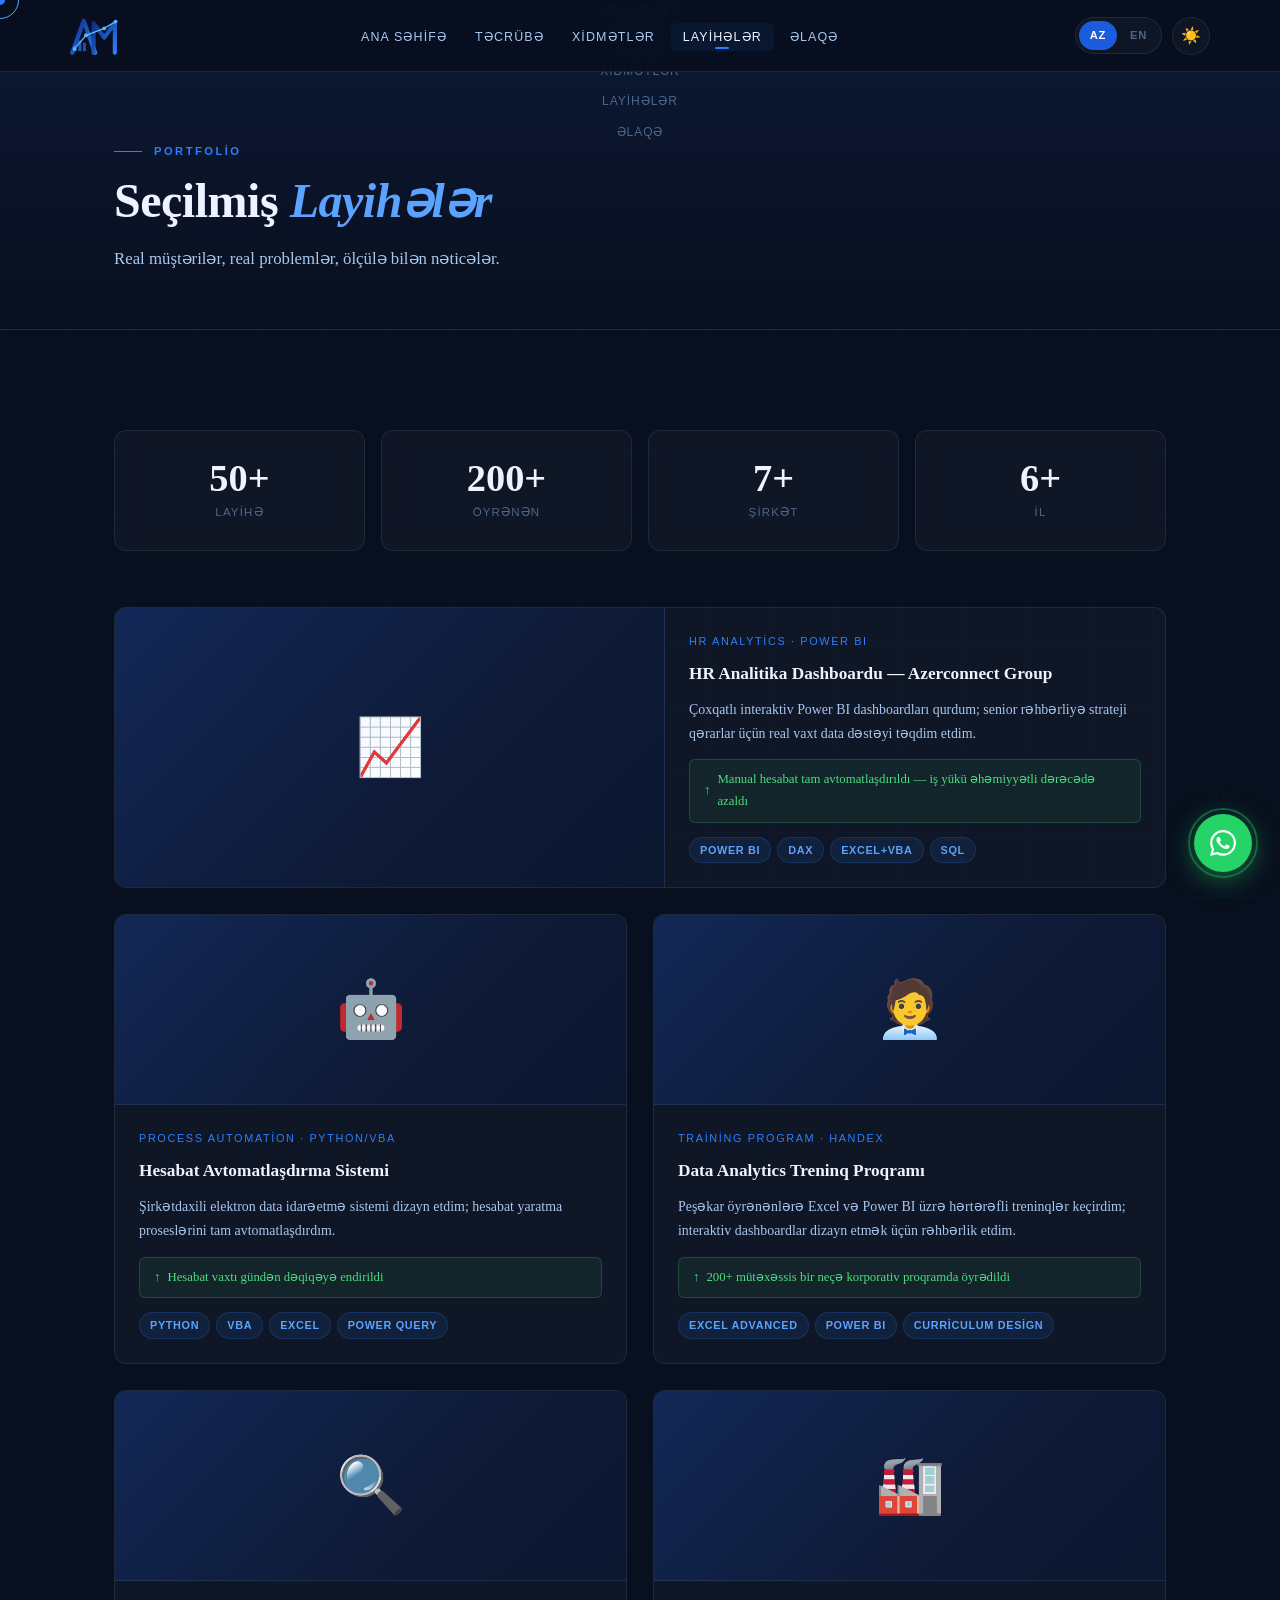
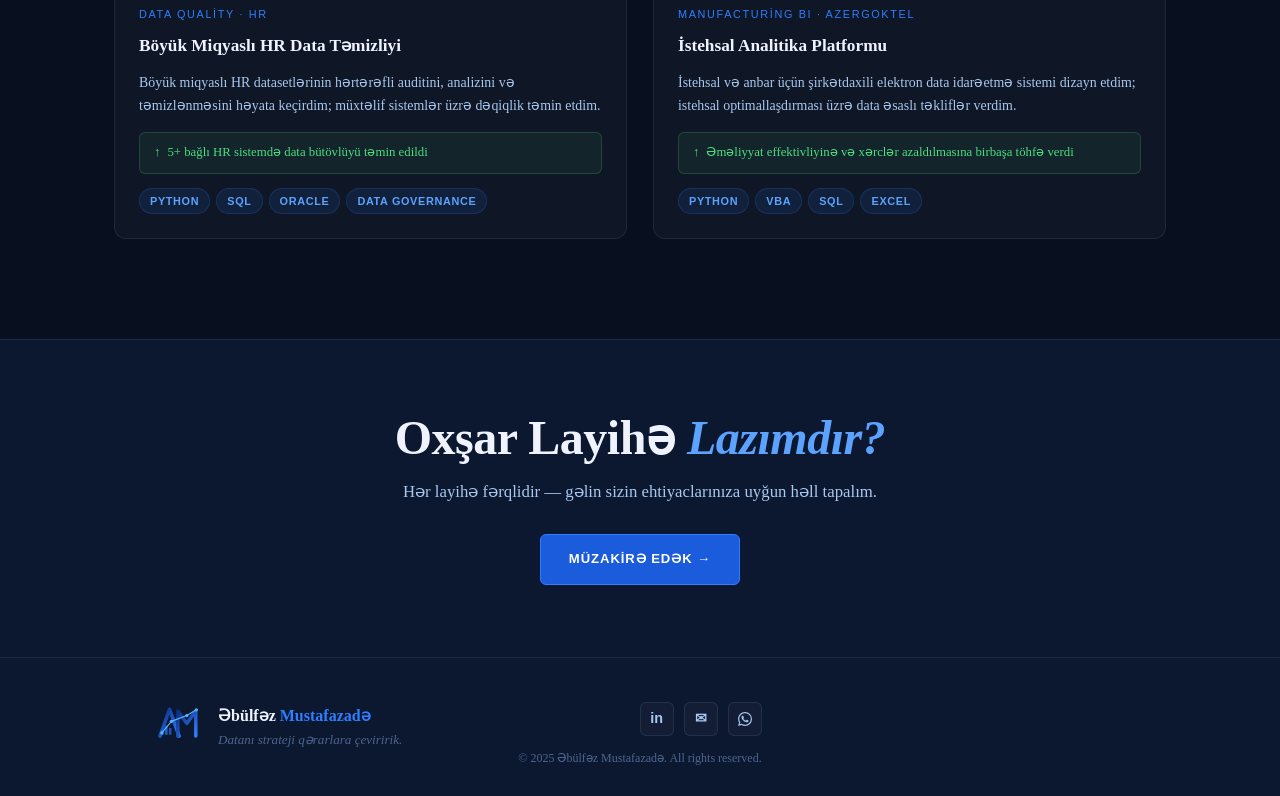
<file: az/projects.html>
<!DOCTYPE html>
<html lang="az" data-theme="dark">
<head>
<meta charset="UTF-8">
<meta name="viewport" content="width=device-width, initial-scale=1.0">

<title>Portfolio & Layihələr | Əbülfəz Mustafazadə</title>
<meta name="description" content="Əbülfəz Mustafazadə — Azərbaycanlı Data Analitiki. Power BI, Excel, SQL, Python. Azerconnect Group-da Data Analytics & Reporting Expert. Korporativ treninqlər, HR analitika, dashboard inkişafı.">
<meta name="keywords" content="Power BI, Data Analyst, Data Analytics, HR Analytics, Excel Training, SQL, Python, Baku Azerbaijan, dashboard development, Azerconnect, Abulfaz Mustafazade, Əbülfəz Mustafazadə">
<meta name="author" content="Abulfaz Mustafazade">
<meta name="robots" content="index, follow">
<meta name="language" content="az">
<link rel="canonical" href="https://www.abulfazmustafazade.com/az/projects.html">
<!-- Open Graph / Facebook -->
<meta property="og:type" content="website">
<meta property="og:url" content="https://www.abulfazmustafazade.com/az/projects.html">
<meta property="og:title" content="Portfolio & Layihələr | Əbülfəz Mustafazadə">
<meta property="og:description" content="Əbülfəz Mustafazadə — Azərbaycanlı Data Analitiki. Power BI, Excel, SQL, Python. Azerconnect Group-da Data Analytics & Reporting Expert. Korporativ treninqlər, HR analitika, dashboard inkişafı.">
<meta property="og:image" content="https://www.abulfazmustafazade.com/img/avatar.jpg">
<meta property="og:locale" content="az_AZ">
<!-- Twitter -->
<meta name="twitter:card" content="summary_large_image">
<meta name="twitter:title" content="Portfolio & Layihələr | Əbülfəz Mustafazadə">
<meta name="twitter:description" content="Əbülfəz Mustafazadə — Azərbaycanlı Data Analitiki. Power BI, Excel, SQL, Python. Azerconnect Group-da Data Analytics & Reporting Expert. Korporativ treninqlər, HR analitika, dashboard inkişafı.">
<meta name="twitter:image" content="https://www.abulfazmustafazade.com/img/avatar.jpg">
<!-- Google Ads / Analytics placeholder -->
<!-- <script async src="https://www.googletagmanager.com/gtag/js?id=GA_MEASUREMENT_ID"></script> -->
<!-- Structured Data (JSON-LD) -->
<script type="application/ld+json">
{
  "@context": "https://schema.org",
  "@type": "Person",
  "name": "Abulfaz Mustafazade",
  "alternateName": "Əbülfəz Mustafazadə",
  "jobTitle": "Data Analytics & Reporting Expert",
  "worksFor": {"@type":"Organization","name":"Azerconnect Group"},
  "address": {"@type":"PostalAddress","addressLocality":"Baku","addressCountry":"AZ"},
  "email": "abulfazmustafazade@outlook.com",
  "telephone": "+994 55 835 72 24",
  "url": "https://www.abulfazmustafazade.com",
  "sameAs": ["https://www.linkedin.com/in/abulfazmustafazade/","https://wa.me/994558357224"],
  "knowsAbout": ["Power BI","Data Analytics","HR Analytics","SQL","Python","Excel","Business Intelligence"],
  "image": "https://www.abulfazmustafazade.com/img/avatar.jpg"
}
</script>
<script src="../js/theme.js"></script>
<link rel="stylesheet" href="../css/theme.css">
<link rel="stylesheet" href="../css/main.css">
</head>
<body>
<div class="cursor" id="cursor"></div>
<div class="cursor-ring" id="cursorRing"></div>
<div class="grid-bg" aria-hidden="true"></div>

<div class="mobile-menu" id="mobileMenu">
  <button class="mobile-close" id="mobileClose" aria-label="Close">✕</button>
  <a href="index.html">Ana Səhifə</a>
<a href="experience.html">Təcrübə</a>
<a href="services.html">Xidmətlər</a>
<a href="projects.html"class="active">Layihələr</a>
<a href="contact.html">Əlaqə</a>
  <div class="mobile-lang">
    <a href="../az/projects.html" class="lang-btn active">AZ</a>
    <a href="../en/projects.html" class="lang-btn ">EN</a>
  </div>
</div>
<nav id="mainNav" role="navigation" aria-label="Main navigation">
  <div class="nav-inner">
    <a href="index.html" class="nav-logo-wrap" aria-label="Home"><svg class="nav-logo-svg" viewBox="0 0 72 50" fill="none" xmlns="http://www.w3.org/2000/svg">
<defs><linearGradient id="lg1" x1="0" y1="0" x2="1" y2="1">
<stop offset="0%" stop-color="#0d2d80"/><stop offset="100%" stop-color="#2d7fff"/>
</linearGradient></defs>
<path d="M3 47L18 5L33 47" stroke="url(#lg1)" stroke-width="5.5" stroke-linecap="round" stroke-linejoin="round"/>
<line x1="10" y1="30" x2="27" y2="30" stroke="url(#lg1)" stroke-width="3.5" stroke-linecap="round"/>
<rect x="5" y="37" width="4" height="8" rx="1" fill="#2d7fff" opacity=".55"/>
<rect x="11" y="31" width="4" height="14" rx="1" fill="#2d7fff" opacity=".7"/>
<rect x="17" y="34" width="4" height="11" rx="1" fill="#2d7fff" opacity=".6"/>
<path d="M31 47L31 8L45 27L59 8L59 47" stroke="url(#lg1)" stroke-width="5.5" stroke-linecap="round" stroke-linejoin="round"/>
<polyline points="6,42 21,24 45,15 60,6" stroke="#5ab5ff" stroke-width="1.8" fill="none"/>
<circle cx="6" cy="42" r="2.5" fill="#5ab5ff"/>
<circle cx="21" cy="24" r="2.5" fill="#5ab5ff"/>
<circle cx="45" cy="15" r="2.5" fill="#5ab5ff"/>
<circle cx="60" cy="6" r="2.5" fill="#5ab5ff"/>
</svg></a>
    <ul class="nav-links" role="list"><li><a href="index.html">Ana Səhifə</a></li>
<li><a href="experience.html">Təcrübə</a></li>
<li><a href="services.html">Xidmətlər</a></li>
<li><a href="projects.html"class="active">Layihələr</a></li>
<li><a href="contact.html">Əlaqə</a></li></ul>
    <div class="nav-controls">
      <div class="lang-switcher" role="group" aria-label="Language">
        <a href="../az/projects.html" class="lang-btn active" lang="az">AZ</a>
        <a href="../en/projects.html" class="lang-btn " lang="en">EN</a>
      </div>
      <button class="theme-toggle" id="themeToggle" aria-label="Toggle dark/light mode">☀️</button>
      <div class="hamburger" id="hamburger" aria-label="Open menu" aria-expanded="false">
        <span></span><span></span><span></span>
      </div>
    </div>
  </div>
</nav>
<a href="https://wa.me/994558357224" target="_blank" class="wa-float" rel="noopener noreferrer" aria-label="WhatsApp">
  <span class="wa-tooltip">WhatsApp ilə əlaqə</span>
  <svg width="26" height="26" viewBox="0 0 24 24" fill="white"><path d="M17.472 14.382c-.297-.149-1.758-.867-2.03-.967-.273-.099-.471-.148-.67.15-.197.297-.767.966-.94 1.164-.173.199-.347.223-.644.075-.297-.15-1.255-.463-2.39-1.475-.883-.788-1.48-1.761-1.653-2.059-.173-.297-.018-.458.13-.606.134-.133.298-.347.446-.52.149-.174.198-.298.298-.497.099-.198.05-.371-.025-.52-.075-.149-.669-1.612-.916-2.207-.242-.579-.487-.5-.669-.51-.173-.008-.371-.01-.57-.01-.198 0-.52.074-.792.372-.272.297-1.04 1.016-1.04 2.479 0 1.462 1.065 2.875 1.213 3.074.149.198 2.096 3.2 5.077 4.487.709.306 1.262.489 1.694.625.712.227 1.36.195 1.871.118.571-.085 1.758-.719 2.006-1.413.248-.694.248-1.289.173-1.413-.074-.124-.272-.198-.57-.347m-5.421 7.403h-.004a9.87 9.87 0 01-5.031-1.378l-.361-.214-3.741.982.998-3.648-.235-.374a9.86 9.86 0 01-1.51-5.26c.001-5.45 4.436-9.884 9.888-9.884 2.64 0 5.122 1.03 6.988 2.898a9.825 9.825 0 012.893 6.994c-.003 5.45-4.437 9.884-9.885 9.884m8.413-18.297A11.815 11.815 0 0012.05 0C5.495 0 .16 5.335.157 11.892c0 2.096.547 4.142 1.588 5.945L.057 24l6.305-1.654a11.882 11.882 0 005.683 1.448h.005c6.554 0 11.89-5.335 11.893-11.893a11.821 11.821 0 00-3.48-8.413z"/></svg>
</a>
<div class="page-wrap">

<main id="main-content">
<div class="page-header">
  <div class="container">
    <div class="section-label reveal">Portfolio</div>
    <h1 class="section-title reveal d1">Seçilmiş <em>Layihələr</em></h1>
    <p class="section-sub reveal d2">Real müştərilər, real problemlər, ölçülə bilən nəticələr.</p>
  </div>
</div>
<section class="section" aria-label="Portfolio">
  <div class="container">
    <div class="stats-strip" role="list">
      <div class="card reveal d1" style="text-align:center" role="listitem"><div class="stat-num"><span class="counter" data-target="50">0</span>+</div><div class="stat-label">Layihə</div></div>
      <div class="card reveal d2" style="text-align:center" role="listitem"><div class="stat-num"><span class="counter" data-target="200">0</span>+</div><div class="stat-label">Öyrənən</div></div>
      <div class="card reveal d3" style="text-align:center" role="listitem"><div class="stat-num"><span class="counter" data-target="7">0</span>+</div><div class="stat-label">Şirkət</div></div>
      <div class="card reveal d4" style="text-align:center" role="listitem"><div class="stat-num"><span class="counter" data-target="6">0</span>+</div><div class="stat-label">İl</div></div>
    </div>
    <div class="projects-grid"><article class="project-card wide reveal">
  <div class="proj-img" aria-hidden="true">📈</div>
  <div class="proj-body">
    <div class="proj-type">HR Analytics · Power BI</div>
    <h3 class="proj-title">HR Analitika Dashboardu — Azerconnect Group</h3>
    <p class="proj-desc">Çoxqatlı interaktiv Power BI dashboardları qurdum; senior rəhbərliyə strateji qərarlar üçün real vaxt data dəstəyi təqdim etdim.</p>
    <div class="proj-impact">Manual hesabat tam avtomatlaşdırıldı — iş yükü əhəmiyyətli dərəcədə azaldı</div>
    <div class="tags"><span class="tag">Power BI</span><span class="tag">DAX</span><span class="tag">Excel+VBA</span><span class="tag">SQL</span></div>
  </div>
</article><article class="project-card reveal">
  <div class="proj-img" aria-hidden="true">🤖</div>
  <div class="proj-body">
    <div class="proj-type">Process Automation · Python/VBA</div>
    <h3 class="proj-title">Hesabat Avtomatlaşdırma Sistemi</h3>
    <p class="proj-desc">Şirkətdaxili elektron data idarəetmə sistemi dizayn etdim; hesabat yaratma proseslərini tam avtomatlaşdırdım.</p>
    <div class="proj-impact">Hesabat vaxtı gündən dəqiqəyə endirildi</div>
    <div class="tags"><span class="tag">Python</span><span class="tag">VBA</span><span class="tag">Excel</span><span class="tag">Power Query</span></div>
  </div>
</article><article class="project-card reveal">
  <div class="proj-img" aria-hidden="true">🧑‍💼</div>
  <div class="proj-body">
    <div class="proj-type">Training Program · HANDEX</div>
    <h3 class="proj-title">Data Analytics Treninq Proqramı</h3>
    <p class="proj-desc">Peşəkar öyrənənlərə Excel və Power BI üzrə hərtərəfli treninqlər keçirdim; interaktiv dashboardlar dizayn etmək üçün rəhbərlik etdim.</p>
    <div class="proj-impact">200+ mütəxəssis bir neçə korporativ proqramda öyrədildi</div>
    <div class="tags"><span class="tag">Excel Advanced</span><span class="tag">Power BI</span><span class="tag">Curriculum Design</span></div>
  </div>
</article><article class="project-card reveal">
  <div class="proj-img" aria-hidden="true">🔍</div>
  <div class="proj-body">
    <div class="proj-type">Data Quality · HR</div>
    <h3 class="proj-title">Böyük Miqyaslı HR Data Təmizliyi</h3>
    <p class="proj-desc">Böyük miqyaslı HR datasetlərinin hərtərəfli auditini, analizini və təmizlənməsini həyata keçirdim; müxtəlif sistemlər üzrə dəqiqlik təmin etdim.</p>
    <div class="proj-impact">5+ bağlı HR sistemdə data bütövlüyü təmin edildi</div>
    <div class="tags"><span class="tag">Python</span><span class="tag">SQL</span><span class="tag">Oracle</span><span class="tag">Data Governance</span></div>
  </div>
</article><article class="project-card reveal">
  <div class="proj-img" aria-hidden="true">🏭</div>
  <div class="proj-body">
    <div class="proj-type">Manufacturing BI · Azergoktel</div>
    <h3 class="proj-title">İstehsal Analitika Platformu</h3>
    <p class="proj-desc">İstehsal və anbar üçün şirkətdaxili elektron data idarəetmə sistemi dizayn etdim; istehsal optimallaşdırması üzrə data əsaslı təkliflər verdim.</p>
    <div class="proj-impact">Əməliyyat effektivliyinə və xərclər azaldılmasına birbaşa töhfə verdi</div>
    <div class="tags"><span class="tag">Python</span><span class="tag">VBA</span><span class="tag">SQL</span><span class="tag">Excel</span></div>
  </div>
</article></div>
  </div>
</section>
<section class="section-sm bg-sec" style="border-top:1px solid var(--border);text-align:center">
  <div class="container">
    <h2 class="section-title reveal" style="margin-bottom:12px">Oxşar Layihə <em>Lazımdır?</em></h2>
    <p class="section-sub reveal d1" style="margin:0 auto 28px;text-align:center">Hər layihə fərqlidir — gəlin sizin ehtiyaclarınıza uyğun həll tapalım.</p>
    <a href="contact.html" class="btn btn-primary reveal d2">Müzakirə Edək →</a>
  </div>
</section>
</main>
</div>

<footer role="contentinfo">
  <div class="container">
    <div class="footer-inner">
      <div class="footer-brand-wrap">
        <div class="footer-logo"><svg class="nav-logo-svg" viewBox="0 0 72 50" fill="none" xmlns="http://www.w3.org/2000/svg">
<defs><linearGradient id="lg1" x1="0" y1="0" x2="1" y2="1">
<stop offset="0%" stop-color="#0d2d80"/><stop offset="100%" stop-color="#2d7fff"/>
</linearGradient></defs>
<path d="M3 47L18 5L33 47" stroke="url(#lg1)" stroke-width="5.5" stroke-linecap="round" stroke-linejoin="round"/>
<line x1="10" y1="30" x2="27" y2="30" stroke="url(#lg1)" stroke-width="3.5" stroke-linecap="round"/>
<rect x="5" y="37" width="4" height="8" rx="1" fill="#2d7fff" opacity=".55"/>
<rect x="11" y="31" width="4" height="14" rx="1" fill="#2d7fff" opacity=".7"/>
<rect x="17" y="34" width="4" height="11" rx="1" fill="#2d7fff" opacity=".6"/>
<path d="M31 47L31 8L45 27L59 8L59 47" stroke="url(#lg1)" stroke-width="5.5" stroke-linecap="round" stroke-linejoin="round"/>
<polyline points="6,42 21,24 45,15 60,6" stroke="#5ab5ff" stroke-width="1.8" fill="none"/>
<circle cx="6" cy="42" r="2.5" fill="#5ab5ff"/>
<circle cx="21" cy="24" r="2.5" fill="#5ab5ff"/>
<circle cx="45" cy="15" r="2.5" fill="#5ab5ff"/>
<circle cx="60" cy="6" r="2.5" fill="#5ab5ff"/>
</svg></div>
        <div>
          <div class="footer-brand">Əbülfəz <span>Mustafazadə</span></div>
          <div class="footer-tagline">Datanı strateji qərarlara çeviririk.</div>
        </div>
      </div>
      <nav class="footer-nav" aria-label="Footer"><a href="index.html">Ana Səhifə</a> <a href="experience.html">Təcrübə</a> <a href="services.html">Xidmətlər</a> <a href="projects.html">Layihələr</a> <a href="contact.html">Əlaqə</a></nav>
      <div class="footer-right">
        <div class="footer-socials">
          <a href="https://www.linkedin.com/in/abulfazmustafazade/" target="_blank" rel="noopener" class="social-link" aria-label="LinkedIn" title="LinkedIn"><span>in</span></a>
          <a href="mailto:abulfazmustafazade@outlook.com" class="social-link" aria-label="Email" title="Email">✉</a>
          <a href="https://wa.me/994558357224" target="_blank" rel="noopener" class="social-link" aria-label="WhatsApp" title="WhatsApp"><svg width="14" height="14" viewBox="0 0 24 24" fill="currentColor"><path d="M17.472 14.382c-.297-.149-1.758-.867-2.03-.967-.273-.099-.471-.148-.67.15-.197.297-.767.966-.94 1.164-.173.199-.347.223-.644.075-.297-.15-1.255-.463-2.39-1.475-.883-.788-1.48-1.761-1.653-2.059-.173-.297-.018-.458.13-.606.134-.133.298-.347.446-.52.149-.174.198-.298.298-.497.099-.198.05-.371-.025-.52-.075-.149-.669-1.612-.916-2.207-.242-.579-.487-.5-.669-.51-.173-.008-.371-.01-.57-.01-.198 0-.52.074-.792.372-.272.297-1.04 1.016-1.04 2.479 0 1.462 1.065 2.875 1.213 3.074.149.198 2.096 3.2 5.077 4.487.709.306 1.262.489 1.694.625.712.227 1.36.195 1.871.118.571-.085 1.758-.719 2.006-1.413.248-.694.248-1.289.173-1.413-.074-.124-.272-.198-.57-.347m-5.421 7.403h-.004a9.87 9.87 0 01-5.031-1.378l-.361-.214-3.741.982.998-3.648-.235-.374a9.86 9.86 0 01-1.51-5.26c.001-5.45 4.436-9.884 9.888-9.884 2.64 0 5.122 1.03 6.988 2.898a9.825 9.825 0 012.893 6.994c-.003 5.45-4.437 9.884-9.885 9.884m8.413-18.297A11.815 11.815 0 0012.05 0C5.495 0 .16 5.335.157 11.892c0 2.096.547 4.142 1.588 5.945L.057 24l6.305-1.654a11.882 11.882 0 005.683 1.448h.005c6.554 0 11.89-5.335 11.893-11.893a11.821 11.821 0 00-3.48-8.413z"/></svg></a>
        </div>
        <div class="footer-copy">© 2025 Əbülfəz Mustafazadə. All rights reserved.</div>
      </div>
    </div>
  </div>
</footer>
<script src="../js/main.js"></script>
</body>
</html>
</file>
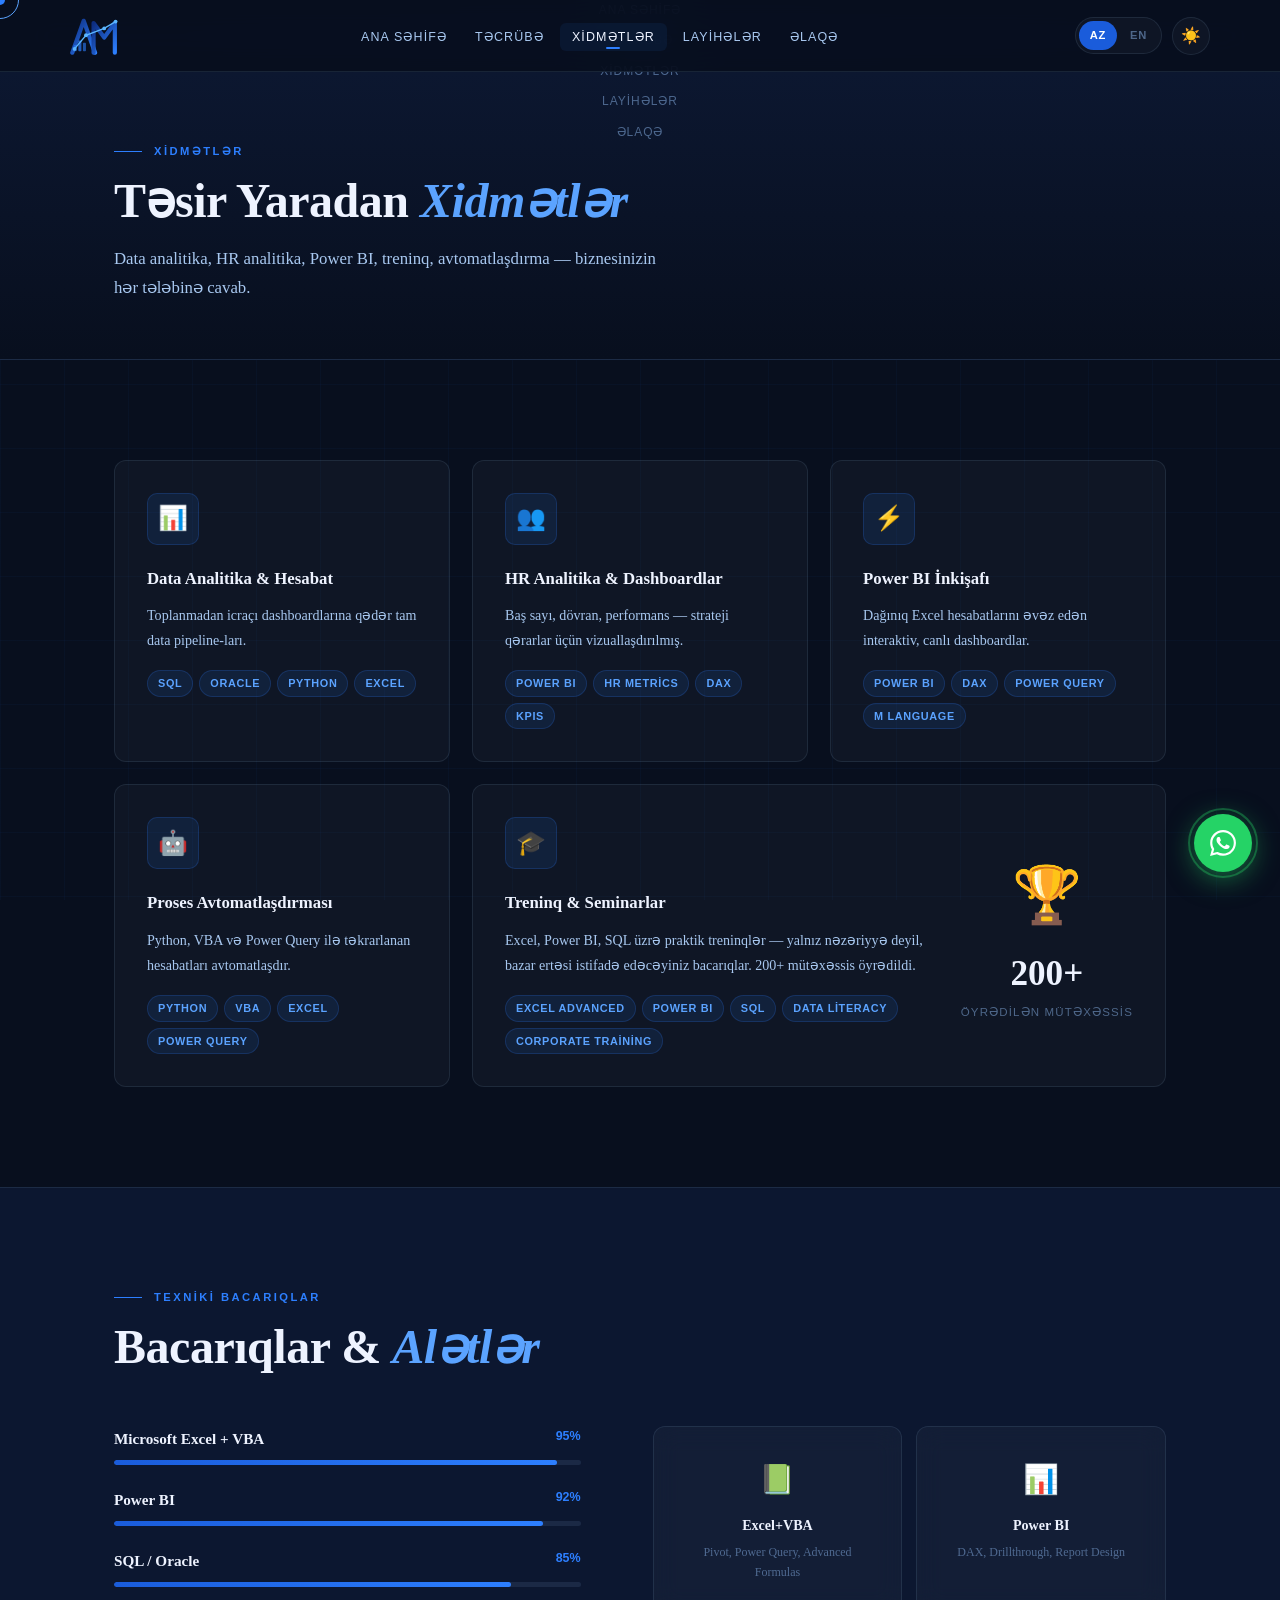
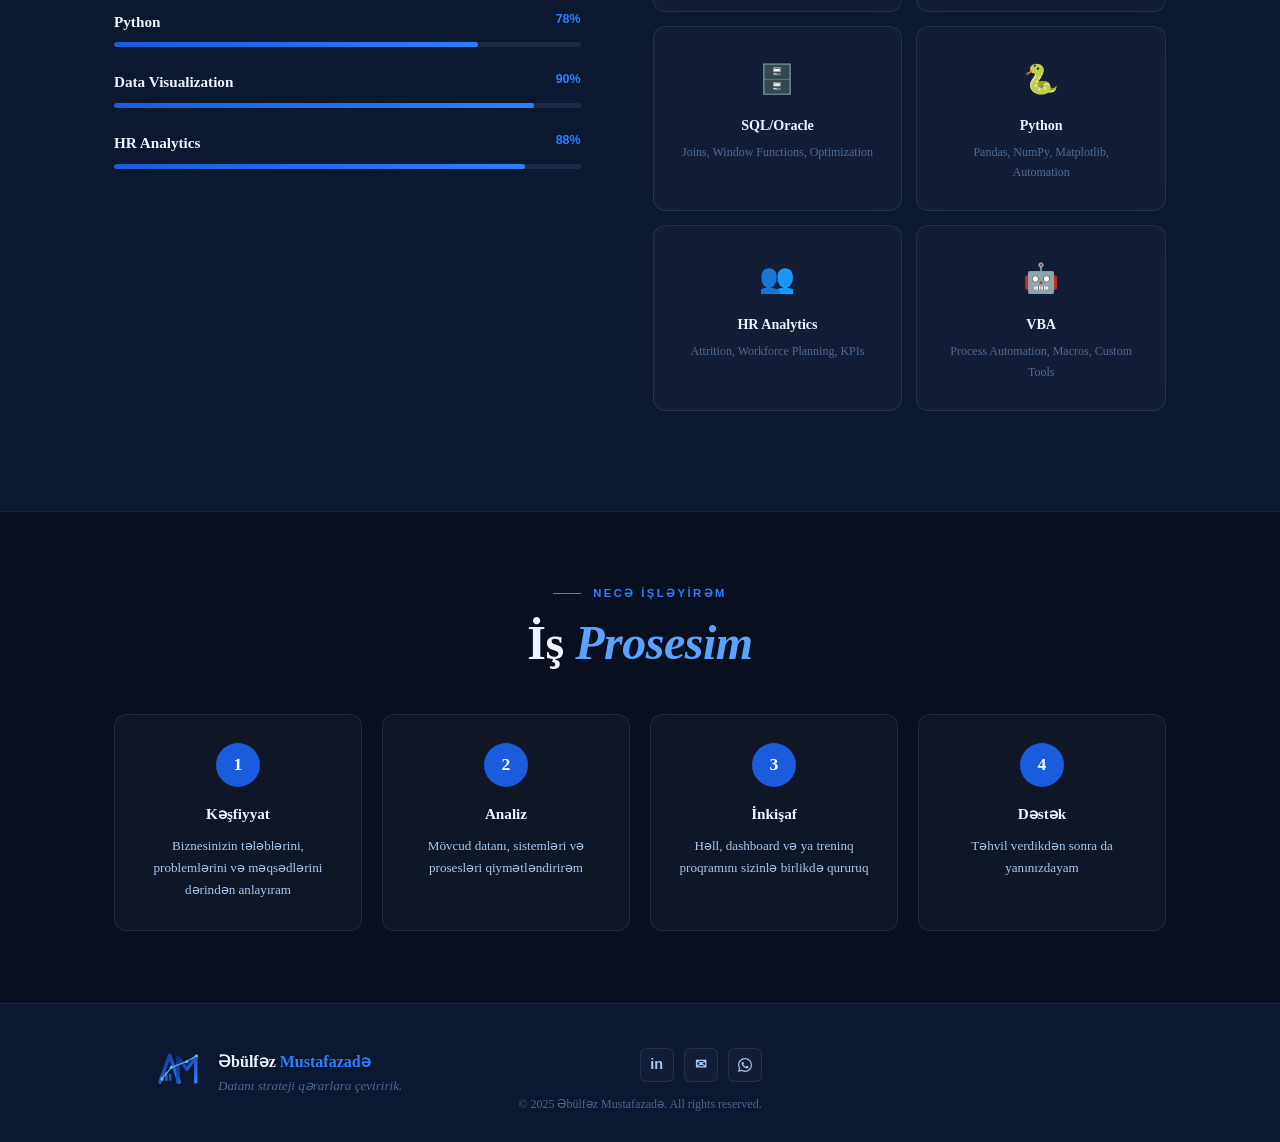
<file: az/services.html>
<!DOCTYPE html>
<html lang="az" data-theme="dark">
<head>
<meta charset="UTF-8">
<meta name="viewport" content="width=device-width, initial-scale=1.0">

<title>Xidmətlər: Power BI, Data Analitika, Treninq | Əbülfəz Mustafazadə</title>
<meta name="description" content="Əbülfəz Mustafazadə — Azərbaycanlı Data Analitiki. Power BI, Excel, SQL, Python. Azerconnect Group-da Data Analytics & Reporting Expert. Korporativ treninqlər, HR analitika, dashboard inkişafı.">
<meta name="keywords" content="Power BI, Data Analyst, Data Analytics, HR Analytics, Excel Training, SQL, Python, Baku Azerbaijan, dashboard development, Azerconnect, Abulfaz Mustafazade, Əbülfəz Mustafazadə">
<meta name="author" content="Abulfaz Mustafazade">
<meta name="robots" content="index, follow">
<meta name="language" content="az">
<link rel="canonical" href="https://www.abulfazmustafazade.com/az/services.html">
<!-- Open Graph / Facebook -->
<meta property="og:type" content="website">
<meta property="og:url" content="https://www.abulfazmustafazade.com/az/services.html">
<meta property="og:title" content="Xidmətlər: Power BI, Data Analitika, Treninq | Əbülfəz Mustafazadə">
<meta property="og:description" content="Əbülfəz Mustafazadə — Azərbaycanlı Data Analitiki. Power BI, Excel, SQL, Python. Azerconnect Group-da Data Analytics & Reporting Expert. Korporativ treninqlər, HR analitika, dashboard inkişafı.">
<meta property="og:image" content="https://www.abulfazmustafazade.com/img/avatar.jpg">
<meta property="og:locale" content="az_AZ">
<!-- Twitter -->
<meta name="twitter:card" content="summary_large_image">
<meta name="twitter:title" content="Xidmətlər: Power BI, Data Analitika, Treninq | Əbülfəz Mustafazadə">
<meta name="twitter:description" content="Əbülfəz Mustafazadə — Azərbaycanlı Data Analitiki. Power BI, Excel, SQL, Python. Azerconnect Group-da Data Analytics & Reporting Expert. Korporativ treninqlər, HR analitika, dashboard inkişafı.">
<meta name="twitter:image" content="https://www.abulfazmustafazade.com/img/avatar.jpg">
<!-- Google Ads / Analytics placeholder -->
<!-- <script async src="https://www.googletagmanager.com/gtag/js?id=GA_MEASUREMENT_ID"></script> -->
<!-- Structured Data (JSON-LD) -->
<script type="application/ld+json">
{
  "@context": "https://schema.org",
  "@type": "Person",
  "name": "Abulfaz Mustafazade",
  "alternateName": "Əbülfəz Mustafazadə",
  "jobTitle": "Data Analytics & Reporting Expert",
  "worksFor": {"@type":"Organization","name":"Azerconnect Group"},
  "address": {"@type":"PostalAddress","addressLocality":"Baku","addressCountry":"AZ"},
  "email": "abulfazmustafazade@outlook.com",
  "telephone": "+994 55 835 72 24",
  "url": "https://www.abulfazmustafazade.com",
  "sameAs": ["https://www.linkedin.com/in/abulfazmustafazade/","https://wa.me/994558357224"],
  "knowsAbout": ["Power BI","Data Analytics","HR Analytics","SQL","Python","Excel","Business Intelligence"],
  "image": "https://www.abulfazmustafazade.com/img/avatar.jpg"
}
</script>
<script src="../js/theme.js"></script>
<link rel="stylesheet" href="../css/theme.css">
<link rel="stylesheet" href="../css/main.css">
</head>
<body>
<div class="cursor" id="cursor"></div>
<div class="cursor-ring" id="cursorRing"></div>
<div class="grid-bg" aria-hidden="true"></div>

<div class="mobile-menu" id="mobileMenu">
  <button class="mobile-close" id="mobileClose" aria-label="Close">✕</button>
  <a href="index.html">Ana Səhifə</a>
<a href="experience.html">Təcrübə</a>
<a href="services.html"class="active">Xidmətlər</a>
<a href="projects.html">Layihələr</a>
<a href="contact.html">Əlaqə</a>
  <div class="mobile-lang">
    <a href="../az/services.html" class="lang-btn active">AZ</a>
    <a href="../en/services.html" class="lang-btn ">EN</a>
  </div>
</div>
<nav id="mainNav" role="navigation" aria-label="Main navigation">
  <div class="nav-inner">
    <a href="index.html" class="nav-logo-wrap" aria-label="Home"><svg class="nav-logo-svg" viewBox="0 0 72 50" fill="none" xmlns="http://www.w3.org/2000/svg">
<defs><linearGradient id="lg1" x1="0" y1="0" x2="1" y2="1">
<stop offset="0%" stop-color="#0d2d80"/><stop offset="100%" stop-color="#2d7fff"/>
</linearGradient></defs>
<path d="M3 47L18 5L33 47" stroke="url(#lg1)" stroke-width="5.5" stroke-linecap="round" stroke-linejoin="round"/>
<line x1="10" y1="30" x2="27" y2="30" stroke="url(#lg1)" stroke-width="3.5" stroke-linecap="round"/>
<rect x="5" y="37" width="4" height="8" rx="1" fill="#2d7fff" opacity=".55"/>
<rect x="11" y="31" width="4" height="14" rx="1" fill="#2d7fff" opacity=".7"/>
<rect x="17" y="34" width="4" height="11" rx="1" fill="#2d7fff" opacity=".6"/>
<path d="M31 47L31 8L45 27L59 8L59 47" stroke="url(#lg1)" stroke-width="5.5" stroke-linecap="round" stroke-linejoin="round"/>
<polyline points="6,42 21,24 45,15 60,6" stroke="#5ab5ff" stroke-width="1.8" fill="none"/>
<circle cx="6" cy="42" r="2.5" fill="#5ab5ff"/>
<circle cx="21" cy="24" r="2.5" fill="#5ab5ff"/>
<circle cx="45" cy="15" r="2.5" fill="#5ab5ff"/>
<circle cx="60" cy="6" r="2.5" fill="#5ab5ff"/>
</svg></a>
    <ul class="nav-links" role="list"><li><a href="index.html">Ana Səhifə</a></li>
<li><a href="experience.html">Təcrübə</a></li>
<li><a href="services.html"class="active">Xidmətlər</a></li>
<li><a href="projects.html">Layihələr</a></li>
<li><a href="contact.html">Əlaqə</a></li></ul>
    <div class="nav-controls">
      <div class="lang-switcher" role="group" aria-label="Language">
        <a href="../az/services.html" class="lang-btn active" lang="az">AZ</a>
        <a href="../en/services.html" class="lang-btn " lang="en">EN</a>
      </div>
      <button class="theme-toggle" id="themeToggle" aria-label="Toggle dark/light mode">☀️</button>
      <div class="hamburger" id="hamburger" aria-label="Open menu" aria-expanded="false">
        <span></span><span></span><span></span>
      </div>
    </div>
  </div>
</nav>
<a href="https://wa.me/994558357224" target="_blank" class="wa-float" rel="noopener noreferrer" aria-label="WhatsApp">
  <span class="wa-tooltip">WhatsApp ilə əlaqə</span>
  <svg width="26" height="26" viewBox="0 0 24 24" fill="white"><path d="M17.472 14.382c-.297-.149-1.758-.867-2.03-.967-.273-.099-.471-.148-.67.15-.197.297-.767.966-.94 1.164-.173.199-.347.223-.644.075-.297-.15-1.255-.463-2.39-1.475-.883-.788-1.48-1.761-1.653-2.059-.173-.297-.018-.458.13-.606.134-.133.298-.347.446-.52.149-.174.198-.298.298-.497.099-.198.05-.371-.025-.52-.075-.149-.669-1.612-.916-2.207-.242-.579-.487-.5-.669-.51-.173-.008-.371-.01-.57-.01-.198 0-.52.074-.792.372-.272.297-1.04 1.016-1.04 2.479 0 1.462 1.065 2.875 1.213 3.074.149.198 2.096 3.2 5.077 4.487.709.306 1.262.489 1.694.625.712.227 1.36.195 1.871.118.571-.085 1.758-.719 2.006-1.413.248-.694.248-1.289.173-1.413-.074-.124-.272-.198-.57-.347m-5.421 7.403h-.004a9.87 9.87 0 01-5.031-1.378l-.361-.214-3.741.982.998-3.648-.235-.374a9.86 9.86 0 01-1.51-5.26c.001-5.45 4.436-9.884 9.888-9.884 2.64 0 5.122 1.03 6.988 2.898a9.825 9.825 0 012.893 6.994c-.003 5.45-4.437 9.884-9.885 9.884m8.413-18.297A11.815 11.815 0 0012.05 0C5.495 0 .16 5.335.157 11.892c0 2.096.547 4.142 1.588 5.945L.057 24l6.305-1.654a11.882 11.882 0 005.683 1.448h.005c6.554 0 11.89-5.335 11.893-11.893a11.821 11.821 0 00-3.48-8.413z"/></svg>
</a>
<div class="page-wrap">

<main id="main-content">
<div class="page-header">
  <div class="container">
    <div class="section-label reveal">Xidmətlər</div>
    <h1 class="section-title reveal d1">Təsir Yaradan <em>Xidmətlər</em></h1>
    <p class="section-sub reveal d2">Data analitika, HR analitika, Power BI, treninq, avtomatlaşdırma — biznesinizin hər tələbinə cavab.</p>
  </div>
</div>
<section class="section" aria-label="Xidmətlər">
  <div class="container">
    <div class="services-grid"><div class="service-card reveal d1">
  <div class="service-icon" aria-hidden="true">📊</div>
  <h3 class="service-title">Data Analitika &amp; Hesabat</h3>
  <p class="service-desc">Toplanmadan icraçı dashboardlarına qədər tam data pipeline-ları.</p>
  <div class="tags"><span class='tag'>SQL</span><span class='tag'>Oracle</span><span class='tag'>Python</span><span class='tag'>Excel</span></div>
</div><div class="service-card reveal d2">
  <div class="service-icon" aria-hidden="true">👥</div>
  <h3 class="service-title">HR Analitika &amp; Dashboardlar</h3>
  <p class="service-desc">Baş sayı, dövran, performans — strateji qərarlar üçün vizuallaşdırılmış.</p>
  <div class="tags"><span class='tag'>Power BI</span><span class='tag'>HR Metrics</span><span class='tag'>DAX</span><span class='tag'>KPIs</span></div>
</div><div class="service-card reveal d3">
  <div class="service-icon" aria-hidden="true">⚡</div>
  <h3 class="service-title">Power BI İnkişafı</h3>
  <p class="service-desc">Dağınıq Excel hesabatlarını əvəz edən interaktiv, canlı dashboardlar.</p>
  <div class="tags"><span class='tag'>Power BI</span><span class='tag'>DAX</span><span class='tag'>Power Query</span><span class='tag'>M Language</span></div>
</div><div class="service-card reveal d4">
  <div class="service-icon" aria-hidden="true">🤖</div>
  <h3 class="service-title">Proses Avtomatlaşdırması</h3>
  <p class="service-desc">Python, VBA və Power Query ilə təkrarlanan hesabatları avtomatlaşdır.</p>
  <div class="tags"><span class='tag'>Python</span><span class='tag'>VBA</span><span class='tag'>Excel</span><span class='tag'>Power Query</span></div>
</div>
      <div class="service-card featured-svc reveal">
        <div class="svc-body"><div class="service-icon" aria-hidden="true">🎓</div>
        <h3 class="service-title">Treninq &amp; Seminarlar</h3>
        <p class="service-desc">Excel, Power BI, SQL üzrə praktik treninqlər — yalnız nəzəriyyə deyil, bazar ertəsi istifadə edəcəyiniz bacarıqlar. 200+ mütəxəssis öyrədildi.</p>
        <div class="tags"><span class="tag">Excel Advanced</span><span class="tag">Power BI</span><span class="tag">SQL</span><span class="tag">Data Literacy</span><span class="tag">Corporate Training</span></div></div>
        <div class="svc-stat" aria-label="200+ professionals trained"><div style="font-size:3.5rem" aria-hidden="true">🏆</div><div class="svc-stat-num">200+</div><div class="svc-stat-lbl">Öyrədilən Mütəxəssis</div></div>
      </div>
    </div>
  </div>
</section>
<section class="section bg-sec" style="border-top:1px solid var(--border)" aria-label="Texniki Bacarıqlar">
  <div class="container">
    <div class="section-label reveal">Texniki Bacarıqlar</div>
    <h2 class="section-title reveal d1" style="margin-bottom:52px">Bacarıqlar &amp; <em>Alətlər</em></h2>
    <div class="skills-layout"><div class="skills-bars"><div class="skill-item reveal d1">
  <div class="skill-head"><span class="skill-name">Microsoft Excel + VBA</span><span class="skill-pct">95%</span></div>
  <div class="skill-track" role="progressbar" aria-valuenow="95" aria-valuemin="0" aria-valuemax="100"><div class="skill-fill" data-width="95"></div></div>
</div><div class="skill-item reveal d2">
  <div class="skill-head"><span class="skill-name">Power BI</span><span class="skill-pct">92%</span></div>
  <div class="skill-track" role="progressbar" aria-valuenow="92" aria-valuemin="0" aria-valuemax="100"><div class="skill-fill" data-width="92"></div></div>
</div><div class="skill-item reveal d3">
  <div class="skill-head"><span class="skill-name">SQL / Oracle</span><span class="skill-pct">85%</span></div>
  <div class="skill-track" role="progressbar" aria-valuenow="85" aria-valuemin="0" aria-valuemax="100"><div class="skill-fill" data-width="85"></div></div>
</div><div class="skill-item reveal d4">
  <div class="skill-head"><span class="skill-name">Python</span><span class="skill-pct">78%</span></div>
  <div class="skill-track" role="progressbar" aria-valuenow="78" aria-valuemin="0" aria-valuemax="100"><div class="skill-fill" data-width="78"></div></div>
</div><div class="skill-item reveal d5">
  <div class="skill-head"><span class="skill-name">Data Visualization</span><span class="skill-pct">90%</span></div>
  <div class="skill-track" role="progressbar" aria-valuenow="90" aria-valuemin="0" aria-valuemax="100"><div class="skill-fill" data-width="90"></div></div>
</div><div class="skill-item reveal d6">
  <div class="skill-head"><span class="skill-name">HR Analytics</span><span class="skill-pct">88%</span></div>
  <div class="skill-track" role="progressbar" aria-valuenow="88" aria-valuemin="0" aria-valuemax="100"><div class="skill-fill" data-width="88"></div></div>
</div></div><div class="tools-grid"><div class="card reveal d1" style="text-align:center"><div style="font-size:1.8rem;margin-bottom:10px">📗</div><div class="tool-name">Excel+VBA</div><div class="tool-sub">Pivot, Power Query, Advanced Formulas</div></div><div class="card reveal d2" style="text-align:center"><div style="font-size:1.8rem;margin-bottom:10px">📊</div><div class="tool-name">Power BI</div><div class="tool-sub">DAX, Drillthrough, Report Design</div></div><div class="card reveal d3" style="text-align:center"><div style="font-size:1.8rem;margin-bottom:10px">🗄️</div><div class="tool-name">SQL/Oracle</div><div class="tool-sub">Joins, Window Functions, Optimization</div></div><div class="card reveal d4" style="text-align:center"><div style="font-size:1.8rem;margin-bottom:10px">🐍</div><div class="tool-name">Python</div><div class="tool-sub">Pandas, NumPy, Matplotlib, Automation</div></div><div class="card reveal d5" style="text-align:center"><div style="font-size:1.8rem;margin-bottom:10px">👥</div><div class="tool-name">HR Analytics</div><div class="tool-sub">Attrition, Workforce Planning, KPIs</div></div><div class="card reveal d6" style="text-align:center"><div style="font-size:1.8rem;margin-bottom:10px">🤖</div><div class="tool-name">VBA</div><div class="tool-sub">Process Automation, Macros, Custom Tools</div></div></div></div>
  </div>
</section>
<section class="section-sm" style="border-top:1px solid var(--border)">
  <div class="container">
    <div style="text-align:center;margin-bottom:44px">
      <div class="section-label reveal" style="justify-content:center">Necə İşləyirəm</div>
      <h2 class="section-title reveal d1" style="margin-top:10px">İş <em>Prosesim</em></h2>
    </div>
    <div class="process-grid"><div class="card reveal d1" style="text-align:center"><div class="proc-num" aria-hidden="true">1</div><h3 class="proc-title">Kəşfiyyat</h3><p class="proc-desc">Biznesinizin tələblərini, problemlərini və məqsədlərini dərindən anlayıram</p></div><div class="card reveal d2" style="text-align:center"><div class="proc-num" aria-hidden="true">2</div><h3 class="proc-title">Analiz</h3><p class="proc-desc">Mövcud datanı, sistemləri və prosesləri qiymətləndirirəm</p></div><div class="card reveal d3" style="text-align:center"><div class="proc-num" aria-hidden="true">3</div><h3 class="proc-title">İnkişaf</h3><p class="proc-desc">Həll, dashboard və ya treninq proqramını sizinlə birlikdə qururuq</p></div><div class="card reveal d4" style="text-align:center"><div class="proc-num" aria-hidden="true">4</div><h3 class="proc-title">Dəstək</h3><p class="proc-desc">Təhvil verdikdən sonra da yanınızdayam</p></div></div>
  </div>
</section>
</main>
</div>

<footer role="contentinfo">
  <div class="container">
    <div class="footer-inner">
      <div class="footer-brand-wrap">
        <div class="footer-logo"><svg class="nav-logo-svg" viewBox="0 0 72 50" fill="none" xmlns="http://www.w3.org/2000/svg">
<defs><linearGradient id="lg1" x1="0" y1="0" x2="1" y2="1">
<stop offset="0%" stop-color="#0d2d80"/><stop offset="100%" stop-color="#2d7fff"/>
</linearGradient></defs>
<path d="M3 47L18 5L33 47" stroke="url(#lg1)" stroke-width="5.5" stroke-linecap="round" stroke-linejoin="round"/>
<line x1="10" y1="30" x2="27" y2="30" stroke="url(#lg1)" stroke-width="3.5" stroke-linecap="round"/>
<rect x="5" y="37" width="4" height="8" rx="1" fill="#2d7fff" opacity=".55"/>
<rect x="11" y="31" width="4" height="14" rx="1" fill="#2d7fff" opacity=".7"/>
<rect x="17" y="34" width="4" height="11" rx="1" fill="#2d7fff" opacity=".6"/>
<path d="M31 47L31 8L45 27L59 8L59 47" stroke="url(#lg1)" stroke-width="5.5" stroke-linecap="round" stroke-linejoin="round"/>
<polyline points="6,42 21,24 45,15 60,6" stroke="#5ab5ff" stroke-width="1.8" fill="none"/>
<circle cx="6" cy="42" r="2.5" fill="#5ab5ff"/>
<circle cx="21" cy="24" r="2.5" fill="#5ab5ff"/>
<circle cx="45" cy="15" r="2.5" fill="#5ab5ff"/>
<circle cx="60" cy="6" r="2.5" fill="#5ab5ff"/>
</svg></div>
        <div>
          <div class="footer-brand">Əbülfəz <span>Mustafazadə</span></div>
          <div class="footer-tagline">Datanı strateji qərarlara çeviririk.</div>
        </div>
      </div>
      <nav class="footer-nav" aria-label="Footer"><a href="index.html">Ana Səhifə</a> <a href="experience.html">Təcrübə</a> <a href="services.html">Xidmətlər</a> <a href="projects.html">Layihələr</a> <a href="contact.html">Əlaqə</a></nav>
      <div class="footer-right">
        <div class="footer-socials">
          <a href="https://www.linkedin.com/in/abulfazmustafazade/" target="_blank" rel="noopener" class="social-link" aria-label="LinkedIn" title="LinkedIn"><span>in</span></a>
          <a href="mailto:abulfazmustafazade@outlook.com" class="social-link" aria-label="Email" title="Email">✉</a>
          <a href="https://wa.me/994558357224" target="_blank" rel="noopener" class="social-link" aria-label="WhatsApp" title="WhatsApp"><svg width="14" height="14" viewBox="0 0 24 24" fill="currentColor"><path d="M17.472 14.382c-.297-.149-1.758-.867-2.03-.967-.273-.099-.471-.148-.67.15-.197.297-.767.966-.94 1.164-.173.199-.347.223-.644.075-.297-.15-1.255-.463-2.39-1.475-.883-.788-1.48-1.761-1.653-2.059-.173-.297-.018-.458.13-.606.134-.133.298-.347.446-.52.149-.174.198-.298.298-.497.099-.198.05-.371-.025-.52-.075-.149-.669-1.612-.916-2.207-.242-.579-.487-.5-.669-.51-.173-.008-.371-.01-.57-.01-.198 0-.52.074-.792.372-.272.297-1.04 1.016-1.04 2.479 0 1.462 1.065 2.875 1.213 3.074.149.198 2.096 3.2 5.077 4.487.709.306 1.262.489 1.694.625.712.227 1.36.195 1.871.118.571-.085 1.758-.719 2.006-1.413.248-.694.248-1.289.173-1.413-.074-.124-.272-.198-.57-.347m-5.421 7.403h-.004a9.87 9.87 0 01-5.031-1.378l-.361-.214-3.741.982.998-3.648-.235-.374a9.86 9.86 0 01-1.51-5.26c.001-5.45 4.436-9.884 9.888-9.884 2.64 0 5.122 1.03 6.988 2.898a9.825 9.825 0 012.893 6.994c-.003 5.45-4.437 9.884-9.885 9.884m8.413-18.297A11.815 11.815 0 0012.05 0C5.495 0 .16 5.335.157 11.892c0 2.096.547 4.142 1.588 5.945L.057 24l6.305-1.654a11.882 11.882 0 005.683 1.448h.005c6.554 0 11.89-5.335 11.893-11.893a11.821 11.821 0 00-3.48-8.413z"/></svg></a>
        </div>
        <div class="footer-copy">© 2025 Əbülfəz Mustafazadə. All rights reserved.</div>
      </div>
    </div>
  </div>
</footer>
<script src="../js/main.js"></script>
</body>
</html>
</file>
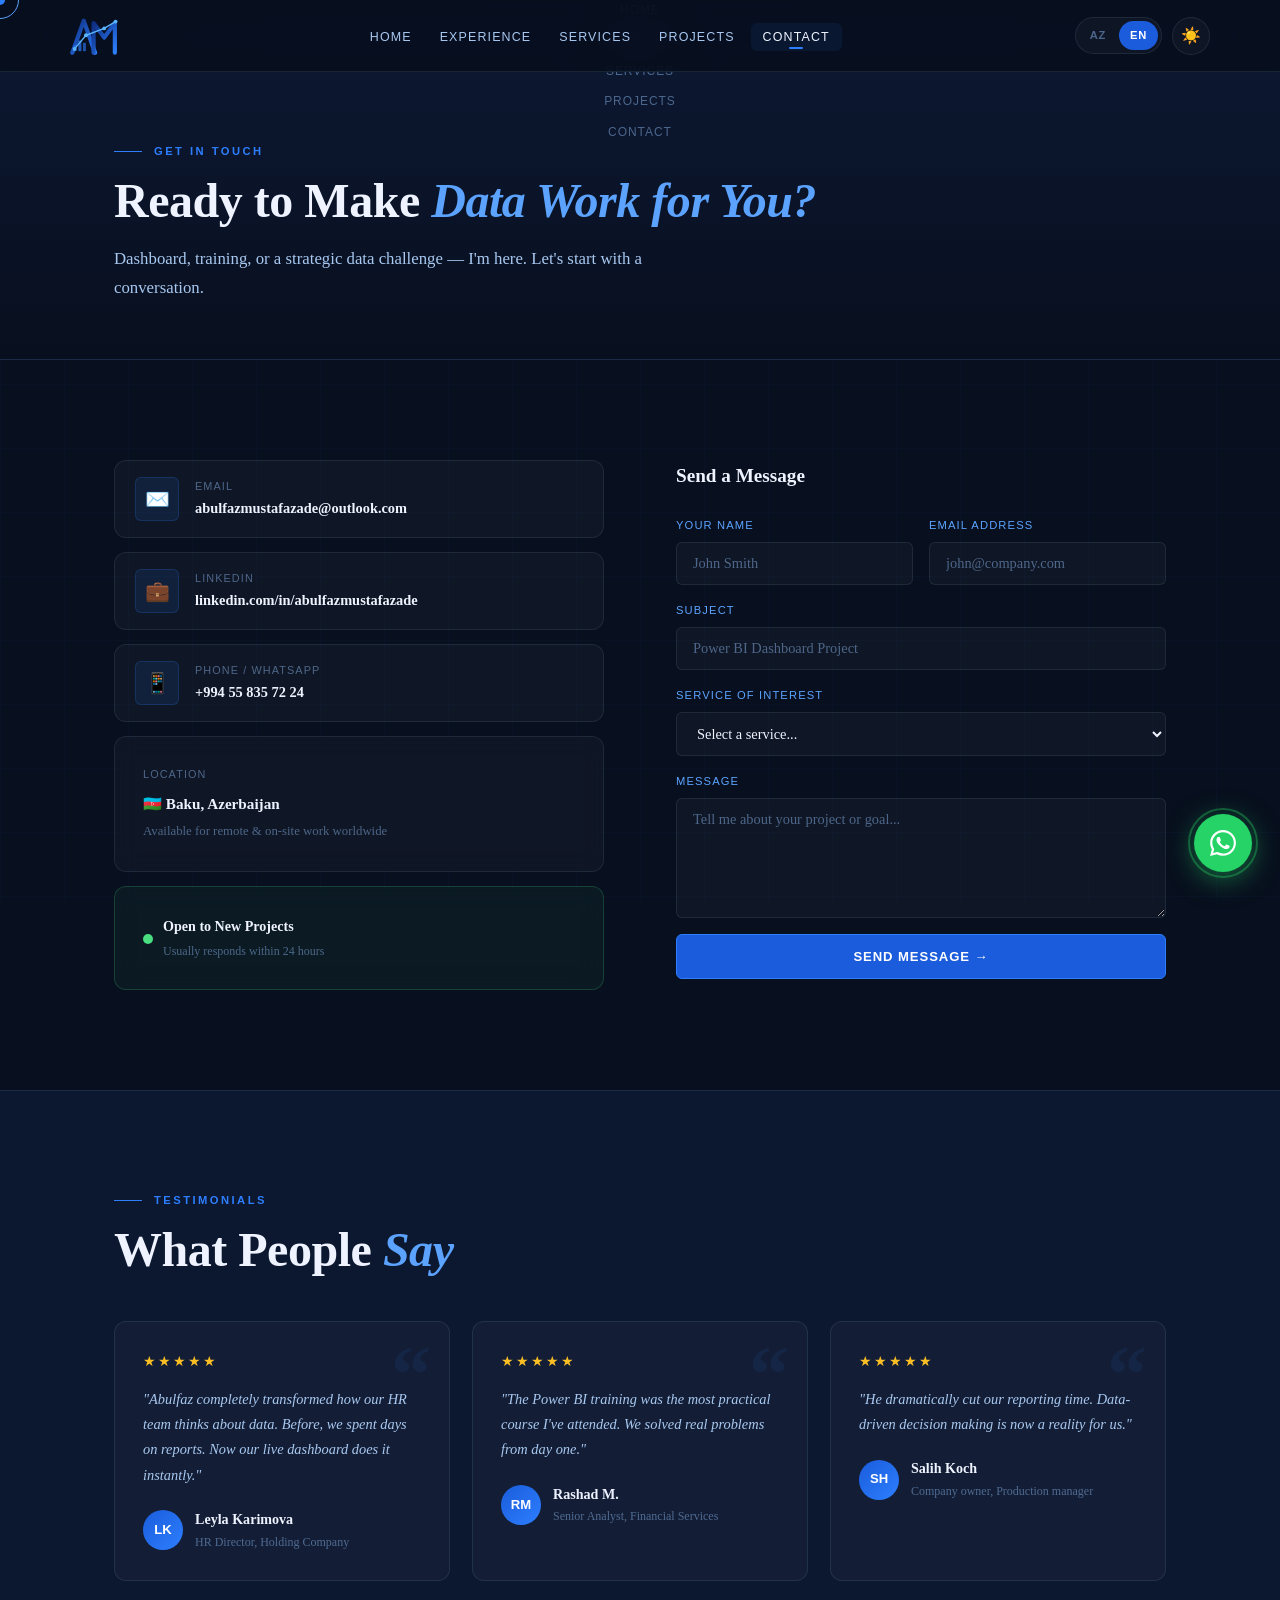
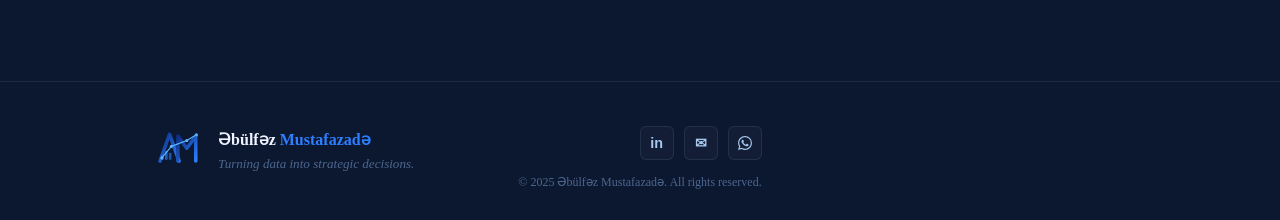
<file: en/contact.html>
<!DOCTYPE html>
<html lang="en" data-theme="dark">
<head>
<meta charset="UTF-8">
<meta name="viewport" content="width=device-width, initial-scale=1.0">

<title>Contact | Abulfaz Mustafazade</title>
<meta name="description" content="Abulfaz Mustafazade — Data Analytics & Reporting Expert at Azerconnect Group. Power BI, Excel, SQL, Python. Corporate training, HR analytics, dashboard development. Based in Baku, Azerbaijan.">
<meta name="keywords" content="Power BI, Data Analyst, Data Analytics, HR Analytics, Excel Training, SQL, Python, Baku Azerbaijan, dashboard development, Azerconnect, Abulfaz Mustafazade, Əbülfəz Mustafazadə">
<meta name="author" content="Abulfaz Mustafazade">
<meta name="robots" content="index, follow">
<meta name="language" content="en">
<link rel="canonical" href="https://www.abulfazmustafazade.com/en/contact.html">
<!-- Open Graph / Facebook -->
<meta property="og:type" content="website">
<meta property="og:url" content="https://www.abulfazmustafazade.com/en/contact.html">
<meta property="og:title" content="Contact | Abulfaz Mustafazade">
<meta property="og:description" content="Abulfaz Mustafazade — Data Analytics & Reporting Expert at Azerconnect Group. Power BI, Excel, SQL, Python. Corporate training, HR analytics, dashboard development. Based in Baku, Azerbaijan.">
<meta property="og:image" content="https://www.abulfazmustafazade.com/img/avatar.jpg">
<meta property="og:locale" content="en_US">
<!-- Twitter -->
<meta name="twitter:card" content="summary_large_image">
<meta name="twitter:title" content="Contact | Abulfaz Mustafazade">
<meta name="twitter:description" content="Abulfaz Mustafazade — Data Analytics & Reporting Expert at Azerconnect Group. Power BI, Excel, SQL, Python. Corporate training, HR analytics, dashboard development. Based in Baku, Azerbaijan.">
<meta name="twitter:image" content="https://www.abulfazmustafazade.com/img/avatar.jpg">
<!-- Google Ads / Analytics placeholder -->
<!-- <script async src="https://www.googletagmanager.com/gtag/js?id=GA_MEASUREMENT_ID"></script> -->
<!-- Structured Data (JSON-LD) -->
<script type="application/ld+json">
{
  "@context": "https://schema.org",
  "@type": "Person",
  "name": "Abulfaz Mustafazade",
  "alternateName": "Əbülfəz Mustafazadə",
  "jobTitle": "Data Analytics & Reporting Expert",
  "worksFor": {"@type":"Organization","name":"Azerconnect Group"},
  "address": {"@type":"PostalAddress","addressLocality":"Baku","addressCountry":"AZ"},
  "email": "abulfazmustafazade@outlook.com",
  "telephone": "+994 55 835 72 24",
  "url": "https://www.abulfazmustafazade.com",
  "sameAs": ["https://www.linkedin.com/in/abulfazmustafazade/","https://wa.me/994558357224"],
  "knowsAbout": ["Power BI","Data Analytics","HR Analytics","SQL","Python","Excel","Business Intelligence"],
  "image": "https://www.abulfazmustafazade.com/img/avatar.jpg"
}
</script>
<script src="../js/theme.js"></script>
<link rel="stylesheet" href="../css/theme.css">
<link rel="stylesheet" href="../css/main.css">
</head>
<body>
<div class="cursor" id="cursor"></div>
<div class="cursor-ring" id="cursorRing"></div>
<div class="grid-bg" aria-hidden="true"></div>

<div class="mobile-menu" id="mobileMenu">
  <button class="mobile-close" id="mobileClose" aria-label="Close">✕</button>
  <a href="index.html">Home</a>
<a href="experience.html">Experience</a>
<a href="services.html">Services</a>
<a href="projects.html">Projects</a>
<a href="contact.html"class="active">Contact</a>
  <div class="mobile-lang">
    <a href="../az/contact.html" class="lang-btn ">AZ</a>
    <a href="../en/contact.html" class="lang-btn active">EN</a>
  </div>
</div>
<nav id="mainNav" role="navigation" aria-label="Main navigation">
  <div class="nav-inner">
    <a href="index.html" class="nav-logo-wrap" aria-label="Home"><svg class="nav-logo-svg" viewBox="0 0 72 50" fill="none" xmlns="http://www.w3.org/2000/svg">
<defs><linearGradient id="lg1" x1="0" y1="0" x2="1" y2="1">
<stop offset="0%" stop-color="#0d2d80"/><stop offset="100%" stop-color="#2d7fff"/>
</linearGradient></defs>
<path d="M3 47L18 5L33 47" stroke="url(#lg1)" stroke-width="5.5" stroke-linecap="round" stroke-linejoin="round"/>
<line x1="10" y1="30" x2="27" y2="30" stroke="url(#lg1)" stroke-width="3.5" stroke-linecap="round"/>
<rect x="5" y="37" width="4" height="8" rx="1" fill="#2d7fff" opacity=".55"/>
<rect x="11" y="31" width="4" height="14" rx="1" fill="#2d7fff" opacity=".7"/>
<rect x="17" y="34" width="4" height="11" rx="1" fill="#2d7fff" opacity=".6"/>
<path d="M31 47L31 8L45 27L59 8L59 47" stroke="url(#lg1)" stroke-width="5.5" stroke-linecap="round" stroke-linejoin="round"/>
<polyline points="6,42 21,24 45,15 60,6" stroke="#5ab5ff" stroke-width="1.8" fill="none"/>
<circle cx="6" cy="42" r="2.5" fill="#5ab5ff"/>
<circle cx="21" cy="24" r="2.5" fill="#5ab5ff"/>
<circle cx="45" cy="15" r="2.5" fill="#5ab5ff"/>
<circle cx="60" cy="6" r="2.5" fill="#5ab5ff"/>
</svg></a>
    <ul class="nav-links" role="list"><li><a href="index.html">Home</a></li>
<li><a href="experience.html">Experience</a></li>
<li><a href="services.html">Services</a></li>
<li><a href="projects.html">Projects</a></li>
<li><a href="contact.html"class="active">Contact</a></li></ul>
    <div class="nav-controls">
      <div class="lang-switcher" role="group" aria-label="Language">
        <a href="../az/contact.html" class="lang-btn " lang="az">AZ</a>
        <a href="../en/contact.html" class="lang-btn active" lang="en">EN</a>
      </div>
      <button class="theme-toggle" id="themeToggle" aria-label="Toggle dark/light mode">☀️</button>
      <div class="hamburger" id="hamburger" aria-label="Open menu" aria-expanded="false">
        <span></span><span></span><span></span>
      </div>
    </div>
  </div>
</nav>
<a href="https://wa.me/994558357224" target="_blank" class="wa-float" rel="noopener noreferrer" aria-label="WhatsApp">
  <span class="wa-tooltip">Chat on WhatsApp</span>
  <svg width="26" height="26" viewBox="0 0 24 24" fill="white"><path d="M17.472 14.382c-.297-.149-1.758-.867-2.03-.967-.273-.099-.471-.148-.67.15-.197.297-.767.966-.94 1.164-.173.199-.347.223-.644.075-.297-.15-1.255-.463-2.39-1.475-.883-.788-1.48-1.761-1.653-2.059-.173-.297-.018-.458.13-.606.134-.133.298-.347.446-.52.149-.174.198-.298.298-.497.099-.198.05-.371-.025-.52-.075-.149-.669-1.612-.916-2.207-.242-.579-.487-.5-.669-.51-.173-.008-.371-.01-.57-.01-.198 0-.52.074-.792.372-.272.297-1.04 1.016-1.04 2.479 0 1.462 1.065 2.875 1.213 3.074.149.198 2.096 3.2 5.077 4.487.709.306 1.262.489 1.694.625.712.227 1.36.195 1.871.118.571-.085 1.758-.719 2.006-1.413.248-.694.248-1.289.173-1.413-.074-.124-.272-.198-.57-.347m-5.421 7.403h-.004a9.87 9.87 0 01-5.031-1.378l-.361-.214-3.741.982.998-3.648-.235-.374a9.86 9.86 0 01-1.51-5.26c.001-5.45 4.436-9.884 9.888-9.884 2.64 0 5.122 1.03 6.988 2.898a9.825 9.825 0 012.893 6.994c-.003 5.45-4.437 9.884-9.885 9.884m8.413-18.297A11.815 11.815 0 0012.05 0C5.495 0 .16 5.335.157 11.892c0 2.096.547 4.142 1.588 5.945L.057 24l6.305-1.654a11.882 11.882 0 005.683 1.448h.005c6.554 0 11.89-5.335 11.893-11.893a11.821 11.821 0 00-3.48-8.413z"/></svg>
</a>
<div class="page-wrap">

<main id="main-content">
<div class="page-header">
  <div class="container">
    <div class="section-label reveal">Get In Touch</div>
    <h1 class="section-title reveal d1">Ready to Make <em>Data Work for You?</em></h1>
    <p class="section-sub reveal d2">Dashboard, training, or a strategic data challenge — I'm here. Let's start with a conversation.</p>
  </div>
</div>

<section class="section">
  <div class="container">
    <div class="contact-grid">
      <div>
        <a href="mailto:abulfazmustafazade@outlook.com" class="contact-channel reveal">
          <div class="ch-icon" aria-hidden="true">✉️</div>
          <div><div class="ch-label">Email</div><div class="ch-value">abulfazmustafazade@outlook.com</div></div>
        </a>
        <a href="https://www.linkedin.com/in/abulfazmustafazade/" target="_blank" rel="noopener" class="contact-channel reveal d1">
          <div class="ch-icon" aria-hidden="true">💼</div>
          <div><div class="ch-label">LinkedIn</div><div class="ch-value">linkedin.com/in/abulfazmustafazade</div></div>
        </a>
        <a href="https://wa.me/994558357224" target="_blank" rel="noopener" class="contact-channel reveal d2">
          <div class="ch-icon" aria-hidden="true">📱</div>
          <div><div class="ch-label">Phone / WhatsApp</div><div class="ch-value">+994 55 835 72 24</div></div>
        </a>
        <div class="card reveal d3" style="margin-top:8px">
          <div class="ch-label" style="margin-bottom:8px">Location</div>
          <div style="font-size:.95rem;font-weight:600;color:var(--text-primary)">🇦🇿 Baku, Azerbaijan</div>
          <div style="font-size:.8rem;color:var(--text-muted);margin-top:4px">Available for remote &amp; on-site work worldwide</div>
        </div>
        <div class="card reveal d4" style="margin-top:14px;background:rgba(74,222,128,.05);border-color:rgba(74,222,128,.2)">
          <div style="display:flex;align-items:center;gap:10px">
            <div style="width:10px;height:10px;border-radius:50%;background:var(--success);animation:pulseDot 2s infinite;flex-shrink:0" aria-hidden="true"></div>
            <div>
              <div style="font-size:.88rem;font-weight:600;color:var(--text-primary)">Open to New Projects</div>
              <div style="font-size:.75rem;color:var(--text-muted);margin-top:2px">Usually responds within 24 hours</div>
            </div>
          </div>
        </div>
      </div>

      <div>
        <h2 class="form-title">Send a Message</h2>
        <form class="contact-form" novalidate>
          <div class="form-row">
            <div class="form-group">
              <label for="f-name">Your Name</label>
              <input type="text" id="f-name" name="name" placeholder="John Smith" autocomplete="name">
            </div>
            <div class="form-group">
              <label for="f-email">Email Address</label>
              <input type="email" id="f-email" name="email" placeholder="john@company.com" autocomplete="email">
            </div>
          </div>
          <div class="form-group">
            <label for="f-subj">Subject</label>
            <input type="text" id="f-subj" name="subject" placeholder="Power BI Dashboard Project">
          </div>
          <div class="form-group">
            <label for="f-svc">Service of Interest</label>
            <select id="f-svc" name="service">
              <option value="" disabled selected>Select a service...</option>
              <option value="Data Analytics &amp; Reporting">Data Analytics &amp; Reporting</option>
<option value="HR Analytics Dashboard">HR Analytics Dashboard</option>
<option value="Power BI Development">Power BI Development</option>
<option value="Training &amp; Workshops">Training &amp; Workshops</option>
<option value="Process Automation">Process Automation</option>
<option value="Business Consulting">Business Consulting</option>
<option value="Other">Other</option>
            </select>
          </div>
          <div class="form-group">
            <label for="f-msg">Message</label>
            <textarea id="f-msg" name="message" rows="5" placeholder="Tell me about your project or goal..."></textarea>
          </div>
          <button type="submit" class="form-btn" id="formSubmit" data-sent="✓ Sent!">
            Send Message →
          </button>
        </form>
      </div>
    </div>
  </div>
</section>

<section class="section bg-sec" style="border-top:1px solid var(--border)" aria-label="Testimonials">
  <div class="container">
    <div class="section-label reveal">Testimonials</div>
    <h2 class="section-title reveal d1" style="margin-bottom:44px">What People <em>Say</em></h2>
    <div class="testimonials-grid"><article class="testimonial-card reveal">
  <div class="t-stars" aria-label="5 out of 5 stars">★★★★★</div>
  <blockquote class="t-text">"Abulfaz completely transformed how our HR team thinks about data. Before, we spent days on reports. Now our live dashboard does it instantly."</blockquote>
  <div class="t-author"><div class="t-avatar" aria-hidden="true">LK</div><div><div class="t-name">Leyla Karimova</div><div class="t-role">HR Director, Holding Company</div></div></div>
</article><article class="testimonial-card reveal">
  <div class="t-stars" aria-label="5 out of 5 stars">★★★★★</div>
  <blockquote class="t-text">"The Power BI training was the most practical course I've attended. We solved real problems from day one."</blockquote>
  <div class="t-author"><div class="t-avatar" aria-hidden="true">RM</div><div><div class="t-name">Rashad M.</div><div class="t-role">Senior Analyst, Financial Services</div></div></div>
</article><article class="testimonial-card reveal">
  <div class="t-stars" aria-label="5 out of 5 stars">★★★★★</div>
  <blockquote class="t-text">"He dramatically cut our reporting time. Data-driven decision making is now a reality for us."</blockquote>
  <div class="t-author"><div class="t-avatar" aria-hidden="true">SH</div><div><div class="t-name">Salih Koch</div><div class="t-role">Company owner, Production manager</div></div></div>
</article></div>
  </div>
</section>
</main>
</div>

<footer role="contentinfo">
  <div class="container">
    <div class="footer-inner">
      <div class="footer-brand-wrap">
        <div class="footer-logo"><svg class="nav-logo-svg" viewBox="0 0 72 50" fill="none" xmlns="http://www.w3.org/2000/svg">
<defs><linearGradient id="lg1" x1="0" y1="0" x2="1" y2="1">
<stop offset="0%" stop-color="#0d2d80"/><stop offset="100%" stop-color="#2d7fff"/>
</linearGradient></defs>
<path d="M3 47L18 5L33 47" stroke="url(#lg1)" stroke-width="5.5" stroke-linecap="round" stroke-linejoin="round"/>
<line x1="10" y1="30" x2="27" y2="30" stroke="url(#lg1)" stroke-width="3.5" stroke-linecap="round"/>
<rect x="5" y="37" width="4" height="8" rx="1" fill="#2d7fff" opacity=".55"/>
<rect x="11" y="31" width="4" height="14" rx="1" fill="#2d7fff" opacity=".7"/>
<rect x="17" y="34" width="4" height="11" rx="1" fill="#2d7fff" opacity=".6"/>
<path d="M31 47L31 8L45 27L59 8L59 47" stroke="url(#lg1)" stroke-width="5.5" stroke-linecap="round" stroke-linejoin="round"/>
<polyline points="6,42 21,24 45,15 60,6" stroke="#5ab5ff" stroke-width="1.8" fill="none"/>
<circle cx="6" cy="42" r="2.5" fill="#5ab5ff"/>
<circle cx="21" cy="24" r="2.5" fill="#5ab5ff"/>
<circle cx="45" cy="15" r="2.5" fill="#5ab5ff"/>
<circle cx="60" cy="6" r="2.5" fill="#5ab5ff"/>
</svg></div>
        <div>
          <div class="footer-brand">Əbülfəz <span>Mustafazadə</span></div>
          <div class="footer-tagline">Turning data into strategic decisions.</div>
        </div>
      </div>
      <nav class="footer-nav" aria-label="Footer"><a href="index.html">Home</a> <a href="experience.html">Experience</a> <a href="services.html">Services</a> <a href="projects.html">Projects</a> <a href="contact.html">Contact</a></nav>
      <div class="footer-right">
        <div class="footer-socials">
          <a href="https://www.linkedin.com/in/abulfazmustafazade/" target="_blank" rel="noopener" class="social-link" aria-label="LinkedIn" title="LinkedIn"><span>in</span></a>
          <a href="mailto:abulfazmustafazade@outlook.com" class="social-link" aria-label="Email" title="Email">✉</a>
          <a href="https://wa.me/994558357224" target="_blank" rel="noopener" class="social-link" aria-label="WhatsApp" title="WhatsApp"><svg width="14" height="14" viewBox="0 0 24 24" fill="currentColor"><path d="M17.472 14.382c-.297-.149-1.758-.867-2.03-.967-.273-.099-.471-.148-.67.15-.197.297-.767.966-.94 1.164-.173.199-.347.223-.644.075-.297-.15-1.255-.463-2.39-1.475-.883-.788-1.48-1.761-1.653-2.059-.173-.297-.018-.458.13-.606.134-.133.298-.347.446-.52.149-.174.198-.298.298-.497.099-.198.05-.371-.025-.52-.075-.149-.669-1.612-.916-2.207-.242-.579-.487-.5-.669-.51-.173-.008-.371-.01-.57-.01-.198 0-.52.074-.792.372-.272.297-1.04 1.016-1.04 2.479 0 1.462 1.065 2.875 1.213 3.074.149.198 2.096 3.2 5.077 4.487.709.306 1.262.489 1.694.625.712.227 1.36.195 1.871.118.571-.085 1.758-.719 2.006-1.413.248-.694.248-1.289.173-1.413-.074-.124-.272-.198-.57-.347m-5.421 7.403h-.004a9.87 9.87 0 01-5.031-1.378l-.361-.214-3.741.982.998-3.648-.235-.374a9.86 9.86 0 01-1.51-5.26c.001-5.45 4.436-9.884 9.888-9.884 2.64 0 5.122 1.03 6.988 2.898a9.825 9.825 0 012.893 6.994c-.003 5.45-4.437 9.884-9.885 9.884m8.413-18.297A11.815 11.815 0 0012.05 0C5.495 0 .16 5.335.157 11.892c0 2.096.547 4.142 1.588 5.945L.057 24l6.305-1.654a11.882 11.882 0 005.683 1.448h.005c6.554 0 11.89-5.335 11.893-11.893a11.821 11.821 0 00-3.48-8.413z"/></svg></a>
        </div>
        <div class="footer-copy">© 2025 Əbülfəz Mustafazadə. All rights reserved.</div>
      </div>
    </div>
  </div>
</footer>
<script src="../js/main.js"></script>
</body>
</html>
</file>
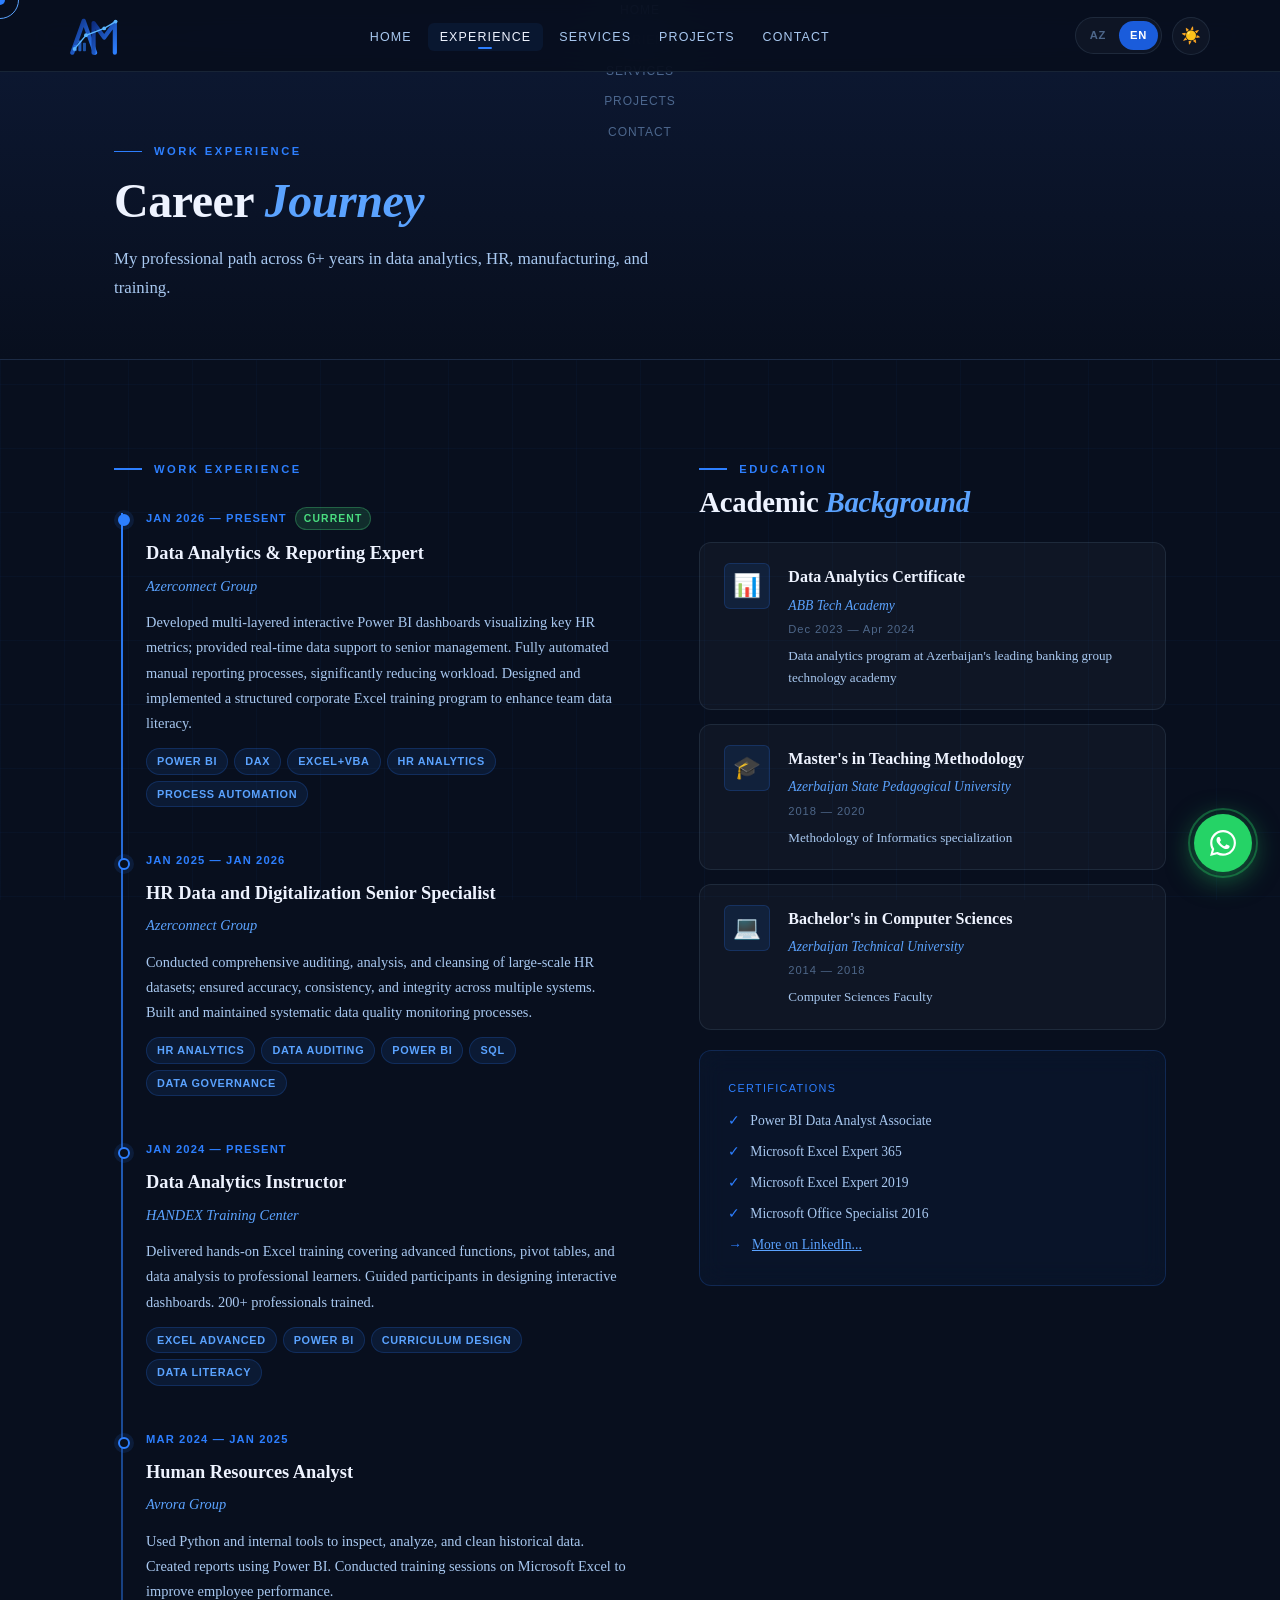
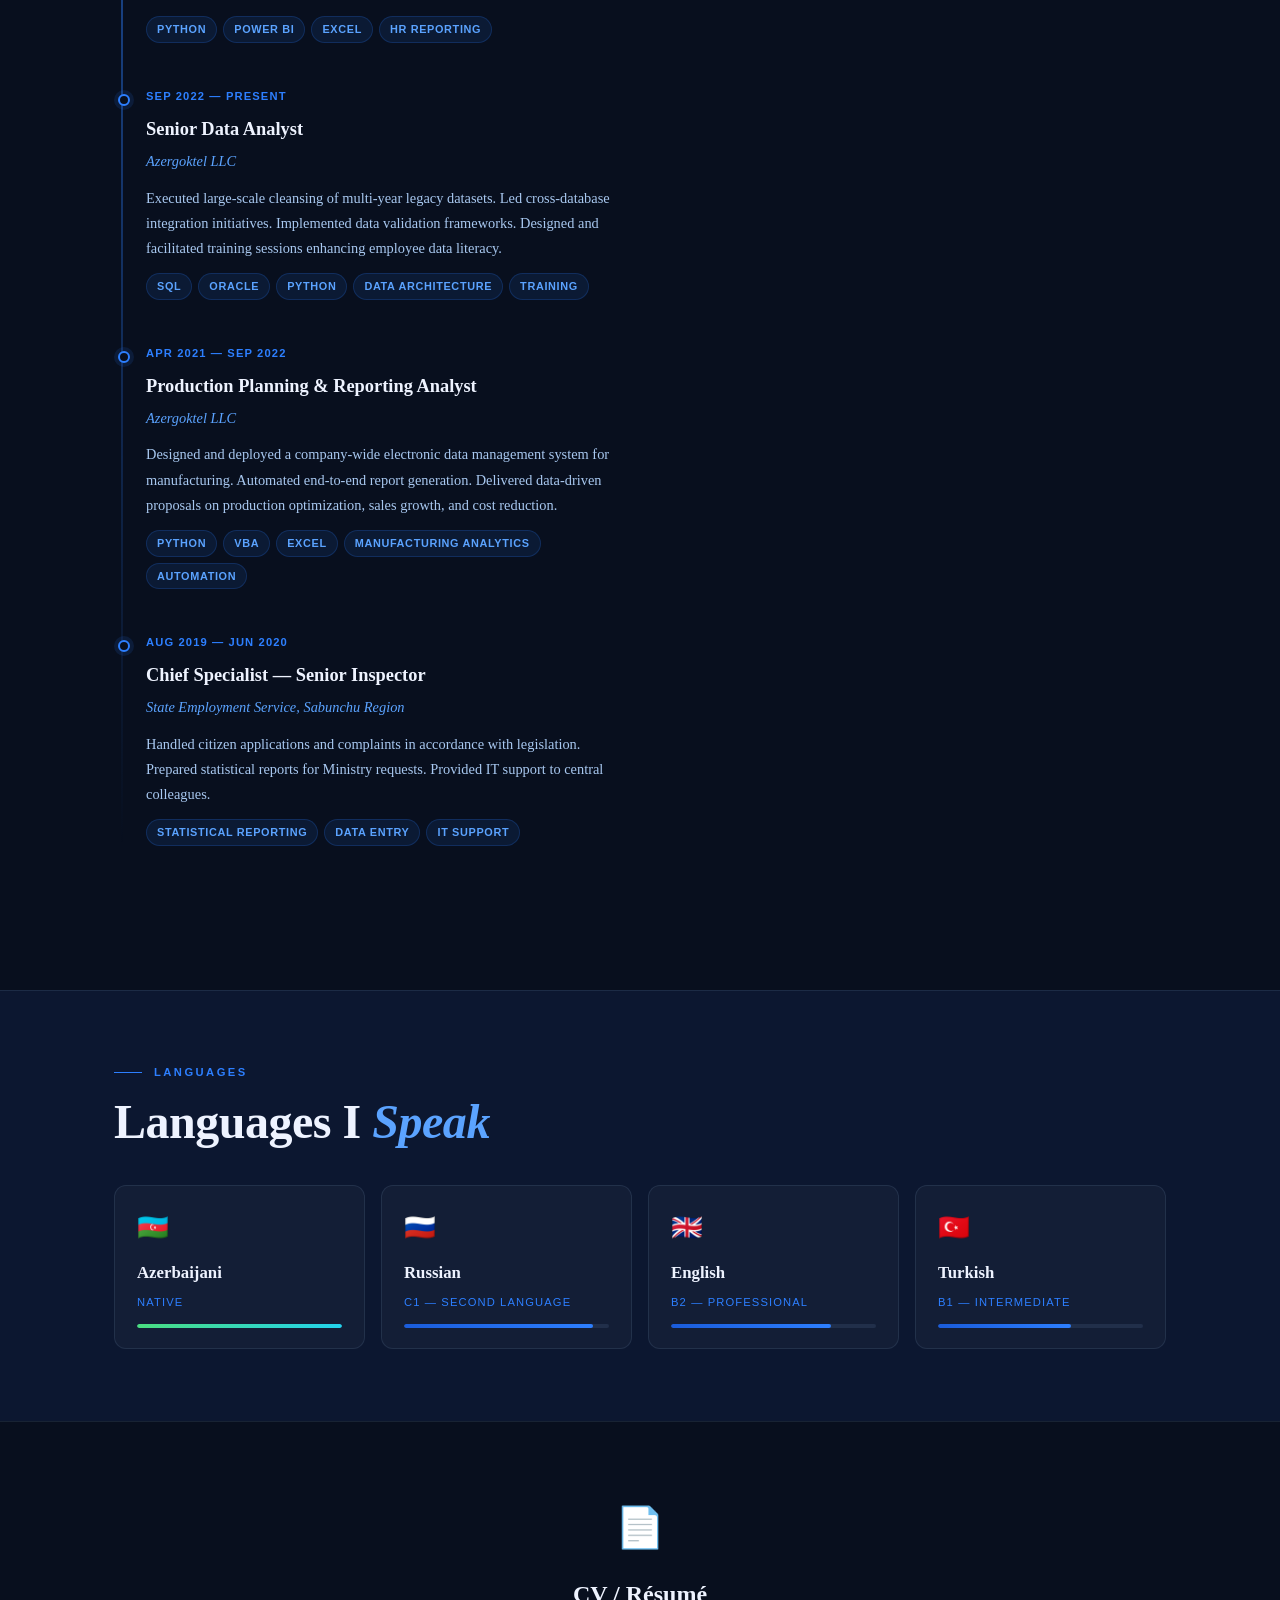
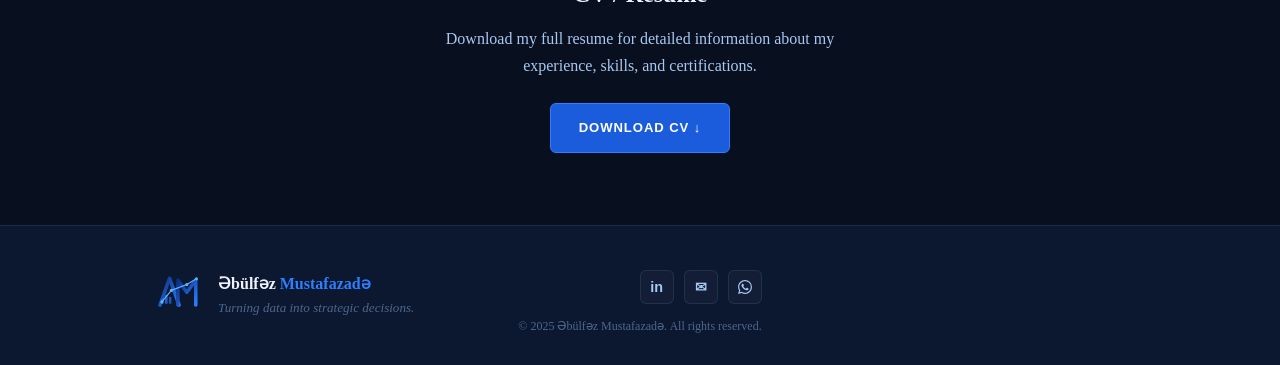
<file: en/experience.html>
<!DOCTYPE html>
<html lang="en" data-theme="dark">
<head>
<meta charset="UTF-8">
<meta name="viewport" content="width=device-width, initial-scale=1.0">

<title>Career & Education | Abulfaz Mustafazade</title>
<meta name="description" content="Abulfaz Mustafazade — Data Analytics & Reporting Expert at Azerconnect Group. Power BI, Excel, SQL, Python. Corporate training, HR analytics, dashboard development. Based in Baku, Azerbaijan.">
<meta name="keywords" content="Power BI, Data Analyst, Data Analytics, HR Analytics, Excel Training, SQL, Python, Baku Azerbaijan, dashboard development, Azerconnect, Abulfaz Mustafazade, Əbülfəz Mustafazadə">
<meta name="author" content="Abulfaz Mustafazade">
<meta name="robots" content="index, follow">
<meta name="language" content="en">
<link rel="canonical" href="https://www.abulfazmustafazade.com/en/experience.html">
<!-- Open Graph / Facebook -->
<meta property="og:type" content="website">
<meta property="og:url" content="https://www.abulfazmustafazade.com/en/experience.html">
<meta property="og:title" content="Career & Education | Abulfaz Mustafazade">
<meta property="og:description" content="Abulfaz Mustafazade — Data Analytics & Reporting Expert at Azerconnect Group. Power BI, Excel, SQL, Python. Corporate training, HR analytics, dashboard development. Based in Baku, Azerbaijan.">
<meta property="og:image" content="https://www.abulfazmustafazade.com/img/avatar.jpg">
<meta property="og:locale" content="en_US">
<!-- Twitter -->
<meta name="twitter:card" content="summary_large_image">
<meta name="twitter:title" content="Career & Education | Abulfaz Mustafazade">
<meta name="twitter:description" content="Abulfaz Mustafazade — Data Analytics & Reporting Expert at Azerconnect Group. Power BI, Excel, SQL, Python. Corporate training, HR analytics, dashboard development. Based in Baku, Azerbaijan.">
<meta name="twitter:image" content="https://www.abulfazmustafazade.com/img/avatar.jpg">
<!-- Google Ads / Analytics placeholder -->
<!-- <script async src="https://www.googletagmanager.com/gtag/js?id=GA_MEASUREMENT_ID"></script> -->
<!-- Structured Data (JSON-LD) -->
<script type="application/ld+json">
{
  "@context": "https://schema.org",
  "@type": "Person",
  "name": "Abulfaz Mustafazade",
  "alternateName": "Əbülfəz Mustafazadə",
  "jobTitle": "Data Analytics & Reporting Expert",
  "worksFor": {"@type":"Organization","name":"Azerconnect Group"},
  "address": {"@type":"PostalAddress","addressLocality":"Baku","addressCountry":"AZ"},
  "email": "abulfazmustafazade@outlook.com",
  "telephone": "+994 55 835 72 24",
  "url": "https://www.abulfazmustafazade.com",
  "sameAs": ["https://www.linkedin.com/in/abulfazmustafazade/","https://wa.me/994558357224"],
  "knowsAbout": ["Power BI","Data Analytics","HR Analytics","SQL","Python","Excel","Business Intelligence"],
  "image": "https://www.abulfazmustafazade.com/img/avatar.jpg"
}
</script>
<script src="../js/theme.js"></script>
<link rel="stylesheet" href="../css/theme.css">
<link rel="stylesheet" href="../css/main.css">
</head>
<body>
<div class="cursor" id="cursor"></div>
<div class="cursor-ring" id="cursorRing"></div>
<div class="grid-bg" aria-hidden="true"></div>

<div class="mobile-menu" id="mobileMenu">
  <button class="mobile-close" id="mobileClose" aria-label="Close">✕</button>
  <a href="index.html">Home</a>
<a href="experience.html"class="active">Experience</a>
<a href="services.html">Services</a>
<a href="projects.html">Projects</a>
<a href="contact.html">Contact</a>
  <div class="mobile-lang">
    <a href="../az/experience.html" class="lang-btn ">AZ</a>
    <a href="../en/experience.html" class="lang-btn active">EN</a>
  </div>
</div>
<nav id="mainNav" role="navigation" aria-label="Main navigation">
  <div class="nav-inner">
    <a href="index.html" class="nav-logo-wrap" aria-label="Home"><svg class="nav-logo-svg" viewBox="0 0 72 50" fill="none" xmlns="http://www.w3.org/2000/svg">
<defs><linearGradient id="lg1" x1="0" y1="0" x2="1" y2="1">
<stop offset="0%" stop-color="#0d2d80"/><stop offset="100%" stop-color="#2d7fff"/>
</linearGradient></defs>
<path d="M3 47L18 5L33 47" stroke="url(#lg1)" stroke-width="5.5" stroke-linecap="round" stroke-linejoin="round"/>
<line x1="10" y1="30" x2="27" y2="30" stroke="url(#lg1)" stroke-width="3.5" stroke-linecap="round"/>
<rect x="5" y="37" width="4" height="8" rx="1" fill="#2d7fff" opacity=".55"/>
<rect x="11" y="31" width="4" height="14" rx="1" fill="#2d7fff" opacity=".7"/>
<rect x="17" y="34" width="4" height="11" rx="1" fill="#2d7fff" opacity=".6"/>
<path d="M31 47L31 8L45 27L59 8L59 47" stroke="url(#lg1)" stroke-width="5.5" stroke-linecap="round" stroke-linejoin="round"/>
<polyline points="6,42 21,24 45,15 60,6" stroke="#5ab5ff" stroke-width="1.8" fill="none"/>
<circle cx="6" cy="42" r="2.5" fill="#5ab5ff"/>
<circle cx="21" cy="24" r="2.5" fill="#5ab5ff"/>
<circle cx="45" cy="15" r="2.5" fill="#5ab5ff"/>
<circle cx="60" cy="6" r="2.5" fill="#5ab5ff"/>
</svg></a>
    <ul class="nav-links" role="list"><li><a href="index.html">Home</a></li>
<li><a href="experience.html"class="active">Experience</a></li>
<li><a href="services.html">Services</a></li>
<li><a href="projects.html">Projects</a></li>
<li><a href="contact.html">Contact</a></li></ul>
    <div class="nav-controls">
      <div class="lang-switcher" role="group" aria-label="Language">
        <a href="../az/experience.html" class="lang-btn " lang="az">AZ</a>
        <a href="../en/experience.html" class="lang-btn active" lang="en">EN</a>
      </div>
      <button class="theme-toggle" id="themeToggle" aria-label="Toggle dark/light mode">☀️</button>
      <div class="hamburger" id="hamburger" aria-label="Open menu" aria-expanded="false">
        <span></span><span></span><span></span>
      </div>
    </div>
  </div>
</nav>
<a href="https://wa.me/994558357224" target="_blank" class="wa-float" rel="noopener noreferrer" aria-label="WhatsApp">
  <span class="wa-tooltip">Chat on WhatsApp</span>
  <svg width="26" height="26" viewBox="0 0 24 24" fill="white"><path d="M17.472 14.382c-.297-.149-1.758-.867-2.03-.967-.273-.099-.471-.148-.67.15-.197.297-.767.966-.94 1.164-.173.199-.347.223-.644.075-.297-.15-1.255-.463-2.39-1.475-.883-.788-1.48-1.761-1.653-2.059-.173-.297-.018-.458.13-.606.134-.133.298-.347.446-.52.149-.174.198-.298.298-.497.099-.198.05-.371-.025-.52-.075-.149-.669-1.612-.916-2.207-.242-.579-.487-.5-.669-.51-.173-.008-.371-.01-.57-.01-.198 0-.52.074-.792.372-.272.297-1.04 1.016-1.04 2.479 0 1.462 1.065 2.875 1.213 3.074.149.198 2.096 3.2 5.077 4.487.709.306 1.262.489 1.694.625.712.227 1.36.195 1.871.118.571-.085 1.758-.719 2.006-1.413.248-.694.248-1.289.173-1.413-.074-.124-.272-.198-.57-.347m-5.421 7.403h-.004a9.87 9.87 0 01-5.031-1.378l-.361-.214-3.741.982.998-3.648-.235-.374a9.86 9.86 0 01-1.51-5.26c.001-5.45 4.436-9.884 9.888-9.884 2.64 0 5.122 1.03 6.988 2.898a9.825 9.825 0 012.893 6.994c-.003 5.45-4.437 9.884-9.885 9.884m8.413-18.297A11.815 11.815 0 0012.05 0C5.495 0 .16 5.335.157 11.892c0 2.096.547 4.142 1.588 5.945L.057 24l6.305-1.654a11.882 11.882 0 005.683 1.448h.005c6.554 0 11.89-5.335 11.893-11.893a11.821 11.821 0 00-3.48-8.413z"/></svg>
</a>
<div class="page-wrap">

<main id="main-content">
<div class="page-header">
  <div class="container">
    <div class="section-label reveal">Work Experience</div>
    <h1 class="section-title reveal d1">Career <em>Journey</em></h1>
    <p class="section-sub reveal d2">My professional path across 6+ years in data analytics, HR, manufacturing, and training.</p>
  </div>
</div>

<section class="section" aria-label="Work Experience">
  <div class="container">
    <div class="exp-grid">
      <div>
        <div class="section-label reveal" style="margin-bottom:28px">Work Experience</div>
        <div class="timeline" role="list"><div class="tl-item active reveal">
  <div class="tl-period">Jan 2026 — Present <span class="tl-current">Current</span></div>
  <div class="tl-title">Data Analytics &amp; Reporting Expert</div>
  <div class="tl-org">Azerconnect Group</div>
  <p class="tl-desc">Developed multi-layered interactive Power BI dashboards visualizing key HR metrics; provided real-time data support to senior management. Fully automated manual reporting processes, significantly reducing workload. Designed and implemented a structured corporate Excel training program to enhance team data literacy.</p>
  <div class="tags"><span class="tag">Power BI</span><span class="tag">DAX</span><span class="tag">Excel+VBA</span><span class="tag">HR Analytics</span><span class="tag">Process Automation</span></div>
</div><div class="tl-item  reveal">
  <div class="tl-period">Jan 2025 — Jan 2026 </div>
  <div class="tl-title">HR Data and Digitalization Senior Specialist</div>
  <div class="tl-org">Azerconnect Group</div>
  <p class="tl-desc">Conducted comprehensive auditing, analysis, and cleansing of large-scale HR datasets; ensured accuracy, consistency, and integrity across multiple systems. Built and maintained systematic data quality monitoring processes.</p>
  <div class="tags"><span class="tag">HR Analytics</span><span class="tag">Data Auditing</span><span class="tag">Power BI</span><span class="tag">SQL</span><span class="tag">Data Governance</span></div>
</div><div class="tl-item  reveal">
  <div class="tl-period">Jan 2024 — Present </div>
  <div class="tl-title">Data Analytics Instructor</div>
  <div class="tl-org">HANDEX Training Center</div>
  <p class="tl-desc">Delivered hands-on Excel training covering advanced functions, pivot tables, and data analysis to professional learners. Guided participants in designing interactive dashboards. 200+ professionals trained.</p>
  <div class="tags"><span class="tag">Excel Advanced</span><span class="tag">Power BI</span><span class="tag">Curriculum Design</span><span class="tag">Data Literacy</span></div>
</div><div class="tl-item  reveal">
  <div class="tl-period">Mar 2024 — Jan 2025 </div>
  <div class="tl-title">Human Resources Analyst</div>
  <div class="tl-org">Avrora Group</div>
  <p class="tl-desc">Used Python and internal tools to inspect, analyze, and clean historical data. Created reports using Power BI. Conducted training sessions on Microsoft Excel to improve employee performance.</p>
  <div class="tags"><span class="tag">Python</span><span class="tag">Power BI</span><span class="tag">Excel</span><span class="tag">HR Reporting</span></div>
</div><div class="tl-item  reveal">
  <div class="tl-period">Sep 2022 — Present </div>
  <div class="tl-title">Senior Data Analyst</div>
  <div class="tl-org">Azergoktel LLC</div>
  <p class="tl-desc">Executed large-scale cleansing of multi-year legacy datasets. Led cross-database integration initiatives. Implemented data validation frameworks. Designed and facilitated training sessions enhancing employee data literacy.</p>
  <div class="tags"><span class="tag">SQL</span><span class="tag">Oracle</span><span class="tag">Python</span><span class="tag">Data Architecture</span><span class="tag">Training</span></div>
</div><div class="tl-item  reveal">
  <div class="tl-period">Apr 2021 — Sep 2022 </div>
  <div class="tl-title">Production Planning &amp; Reporting Analyst</div>
  <div class="tl-org">Azergoktel LLC</div>
  <p class="tl-desc">Designed and deployed a company-wide electronic data management system for manufacturing. Automated end-to-end report generation. Delivered data-driven proposals on production optimization, sales growth, and cost reduction.</p>
  <div class="tags"><span class="tag">Python</span><span class="tag">VBA</span><span class="tag">Excel</span><span class="tag">Manufacturing Analytics</span><span class="tag">Automation</span></div>
</div><div class="tl-item  reveal">
  <div class="tl-period">Aug 2019 — Jun 2020 </div>
  <div class="tl-title">Chief Specialist — Senior Inspector</div>
  <div class="tl-org">State Employment Service, Sabunchu Region</div>
  <p class="tl-desc">Handled citizen applications and complaints in accordance with legislation. Prepared statistical reports for Ministry requests. Provided IT support to central colleagues.</p>
  <div class="tags"><span class="tag">Statistical Reporting</span><span class="tag">Data Entry</span><span class="tag">IT Support</span></div>
</div></div>
      </div>
      <div>
        <div class="section-label reveal" style="margin-bottom:8px">Education</div>
        <h2 class="section-title reveal d1" style="font-size:1.8rem;margin-bottom:24px">Academic <em>Background</em></h2>
        <div class="edu-card reveal">
  <div class="edu-icon" aria-hidden="true">📊</div>
  <div><div class="edu-degree">Data Analytics Certificate</div>
  <div class="edu-school">ABB Tech Academy</div>
  <div class="edu-period">Dec 2023 — Apr 2024</div>
  <div class="edu-note">Data analytics program at Azerbaijan's leading banking group technology academy</div></div>
</div><div class="edu-card reveal">
  <div class="edu-icon" aria-hidden="true">🎓</div>
  <div><div class="edu-degree">Master's in Teaching Methodology</div>
  <div class="edu-school">Azerbaijan State Pedagogical University</div>
  <div class="edu-period">2018 — 2020</div>
  <div class="edu-note">Methodology of Informatics specialization</div></div>
</div><div class="edu-card reveal">
  <div class="edu-icon" aria-hidden="true">💻</div>
  <div><div class="edu-degree">Bachelor's in Computer Sciences</div>
  <div class="edu-school">Azerbaijan Technical University</div>
  <div class="edu-period">2014 — 2018</div>
  <div class="edu-note">Computer Sciences Faculty</div></div>
</div>
        <div class="card reveal" style="margin-top:20px;background:rgba(45,127,255,.05);border-color:rgba(45,127,255,.2)">
          <div class="cert-header">Certifications</div>
          <div class="cert-list">
            <div class="cert-row"><span class="cert-check">✓</span> Power BI Data Analyst Associate</div>
            <div class="cert-row"><span class="cert-check">✓</span> Microsoft Excel Expert 365</div>
            <div class="cert-row"><span class="cert-check">✓</span> Microsoft Excel Expert 2019</div>
            <div class="cert-row"><span class="cert-check">✓</span> Microsoft Office Specialist 2016</div>
            <div class="cert-row"><span class="cert-check">→</span> <a href="https://www.linkedin.com/in/abulfazmustafazade/" target="_blank" rel="noopener" style="color:var(--accent-light)">More on LinkedIn...</a></div>
          </div>
        </div>
      </div>
    </div>
  </div>
</section>

<section class="section-sm bg-sec" style="border-top:1px solid var(--border)" aria-label="Languages">
  <div class="container">
    <div class="section-label reveal">Languages</div>
    <h2 class="section-title reveal d1" style="margin-bottom:36px">Languages I <em>Speak</em></h2>
    <div class="lang-grid"><div class="lang-card reveal">
  <div class="lang-flag" aria-hidden="true">🇦🇿</div>
  <div class="lang-name">Azerbaijani</div>
  <div class="lang-level">Native</div>
  <div class="lang-bar-wrap"><div class="lang-bar" style="width:100%;background:linear-gradient(90deg,#4ade80,#22d3ee)" ></div></div>
</div><div class="lang-card reveal">
  <div class="lang-flag" aria-hidden="true">🇷🇺</div>
  <div class="lang-name">Russian</div>
  <div class="lang-level">C1 — Second Language</div>
  <div class="lang-bar-wrap"><div class="lang-bar skill-fill" style="" data-width="92"></div></div>
</div><div class="lang-card reveal">
  <div class="lang-flag" aria-hidden="true">🇬🇧</div>
  <div class="lang-name">English</div>
  <div class="lang-level">B2 — Professional</div>
  <div class="lang-bar-wrap"><div class="lang-bar skill-fill" style="" data-width="78"></div></div>
</div><div class="lang-card reveal">
  <div class="lang-flag" aria-hidden="true">🇹🇷</div>
  <div class="lang-name">Turkish</div>
  <div class="lang-level">B1 — Intermediate</div>
  <div class="lang-bar-wrap"><div class="lang-bar skill-fill" style="" data-width="65"></div></div>
</div></div>
  </div>
</section>

<section class="section-sm" style="border-top:1px solid var(--border);text-align:center">
  <div class="container">
    <div style="font-size:2.5rem;margin-bottom:12px">📄</div>
    <h2 class="cv-title">CV / Résumé</h2>
    <p class="cv-sub">Download my full resume for detailed information about my experience, skills, and certifications.</p>
    <a href="../img/Abulfaz_Mustafazade_CV.pdf" class="btn btn-primary" download="Abulfaz_Mustafazade_CV.pdf" aria-label="Download CV">Download CV ↓</a>
  </div>
</section>
</main>
</div>

<footer role="contentinfo">
  <div class="container">
    <div class="footer-inner">
      <div class="footer-brand-wrap">
        <div class="footer-logo"><svg class="nav-logo-svg" viewBox="0 0 72 50" fill="none" xmlns="http://www.w3.org/2000/svg">
<defs><linearGradient id="lg1" x1="0" y1="0" x2="1" y2="1">
<stop offset="0%" stop-color="#0d2d80"/><stop offset="100%" stop-color="#2d7fff"/>
</linearGradient></defs>
<path d="M3 47L18 5L33 47" stroke="url(#lg1)" stroke-width="5.5" stroke-linecap="round" stroke-linejoin="round"/>
<line x1="10" y1="30" x2="27" y2="30" stroke="url(#lg1)" stroke-width="3.5" stroke-linecap="round"/>
<rect x="5" y="37" width="4" height="8" rx="1" fill="#2d7fff" opacity=".55"/>
<rect x="11" y="31" width="4" height="14" rx="1" fill="#2d7fff" opacity=".7"/>
<rect x="17" y="34" width="4" height="11" rx="1" fill="#2d7fff" opacity=".6"/>
<path d="M31 47L31 8L45 27L59 8L59 47" stroke="url(#lg1)" stroke-width="5.5" stroke-linecap="round" stroke-linejoin="round"/>
<polyline points="6,42 21,24 45,15 60,6" stroke="#5ab5ff" stroke-width="1.8" fill="none"/>
<circle cx="6" cy="42" r="2.5" fill="#5ab5ff"/>
<circle cx="21" cy="24" r="2.5" fill="#5ab5ff"/>
<circle cx="45" cy="15" r="2.5" fill="#5ab5ff"/>
<circle cx="60" cy="6" r="2.5" fill="#5ab5ff"/>
</svg></div>
        <div>
          <div class="footer-brand">Əbülfəz <span>Mustafazadə</span></div>
          <div class="footer-tagline">Turning data into strategic decisions.</div>
        </div>
      </div>
      <nav class="footer-nav" aria-label="Footer"><a href="index.html">Home</a> <a href="experience.html">Experience</a> <a href="services.html">Services</a> <a href="projects.html">Projects</a> <a href="contact.html">Contact</a></nav>
      <div class="footer-right">
        <div class="footer-socials">
          <a href="https://www.linkedin.com/in/abulfazmustafazade/" target="_blank" rel="noopener" class="social-link" aria-label="LinkedIn" title="LinkedIn"><span>in</span></a>
          <a href="mailto:abulfazmustafazade@outlook.com" class="social-link" aria-label="Email" title="Email">✉</a>
          <a href="https://wa.me/994558357224" target="_blank" rel="noopener" class="social-link" aria-label="WhatsApp" title="WhatsApp"><svg width="14" height="14" viewBox="0 0 24 24" fill="currentColor"><path d="M17.472 14.382c-.297-.149-1.758-.867-2.03-.967-.273-.099-.471-.148-.67.15-.197.297-.767.966-.94 1.164-.173.199-.347.223-.644.075-.297-.15-1.255-.463-2.39-1.475-.883-.788-1.48-1.761-1.653-2.059-.173-.297-.018-.458.13-.606.134-.133.298-.347.446-.52.149-.174.198-.298.298-.497.099-.198.05-.371-.025-.52-.075-.149-.669-1.612-.916-2.207-.242-.579-.487-.5-.669-.51-.173-.008-.371-.01-.57-.01-.198 0-.52.074-.792.372-.272.297-1.04 1.016-1.04 2.479 0 1.462 1.065 2.875 1.213 3.074.149.198 2.096 3.2 5.077 4.487.709.306 1.262.489 1.694.625.712.227 1.36.195 1.871.118.571-.085 1.758-.719 2.006-1.413.248-.694.248-1.289.173-1.413-.074-.124-.272-.198-.57-.347m-5.421 7.403h-.004a9.87 9.87 0 01-5.031-1.378l-.361-.214-3.741.982.998-3.648-.235-.374a9.86 9.86 0 01-1.51-5.26c.001-5.45 4.436-9.884 9.888-9.884 2.64 0 5.122 1.03 6.988 2.898a9.825 9.825 0 012.893 6.994c-.003 5.45-4.437 9.884-9.885 9.884m8.413-18.297A11.815 11.815 0 0012.05 0C5.495 0 .16 5.335.157 11.892c0 2.096.547 4.142 1.588 5.945L.057 24l6.305-1.654a11.882 11.882 0 005.683 1.448h.005c6.554 0 11.89-5.335 11.893-11.893a11.821 11.821 0 00-3.48-8.413z"/></svg></a>
        </div>
        <div class="footer-copy">© 2025 Əbülfəz Mustafazadə. All rights reserved.</div>
      </div>
    </div>
  </div>
</footer>
<script src="../js/main.js"></script>
</body>
</html>
</file>
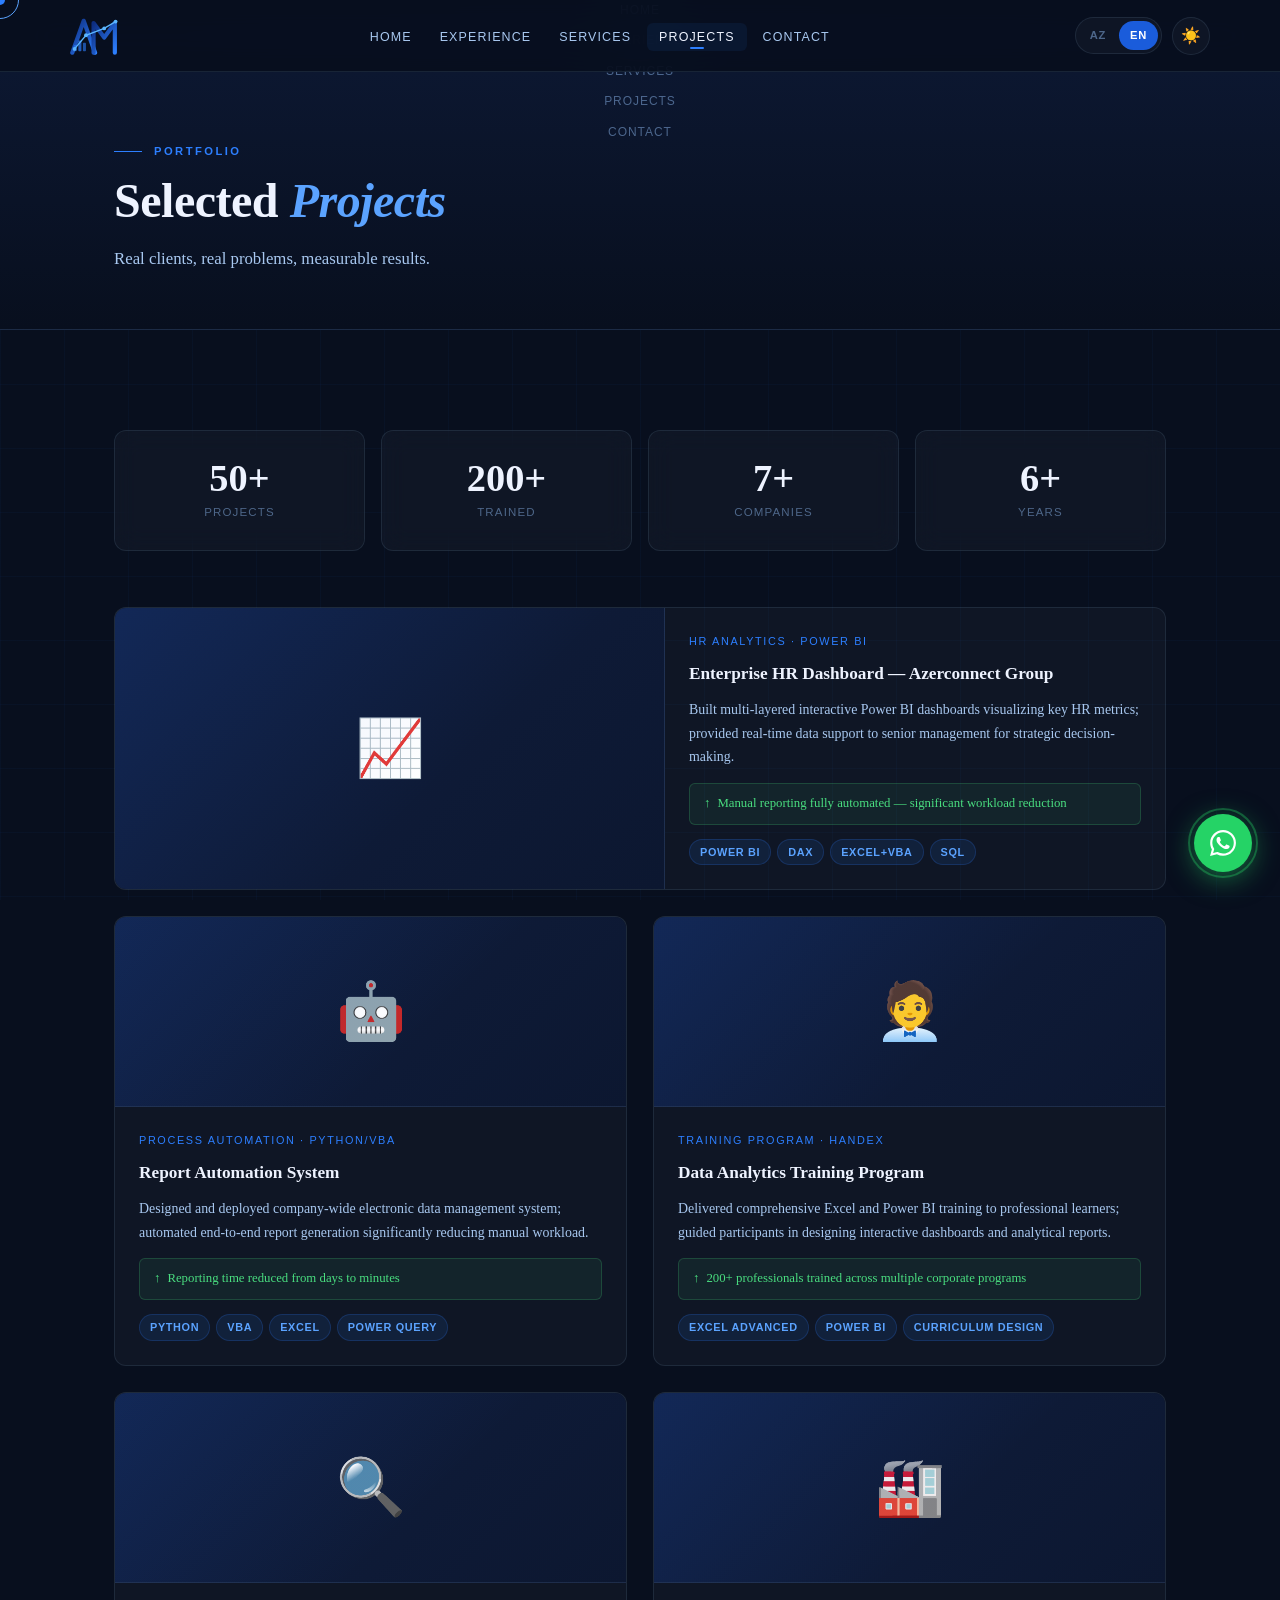
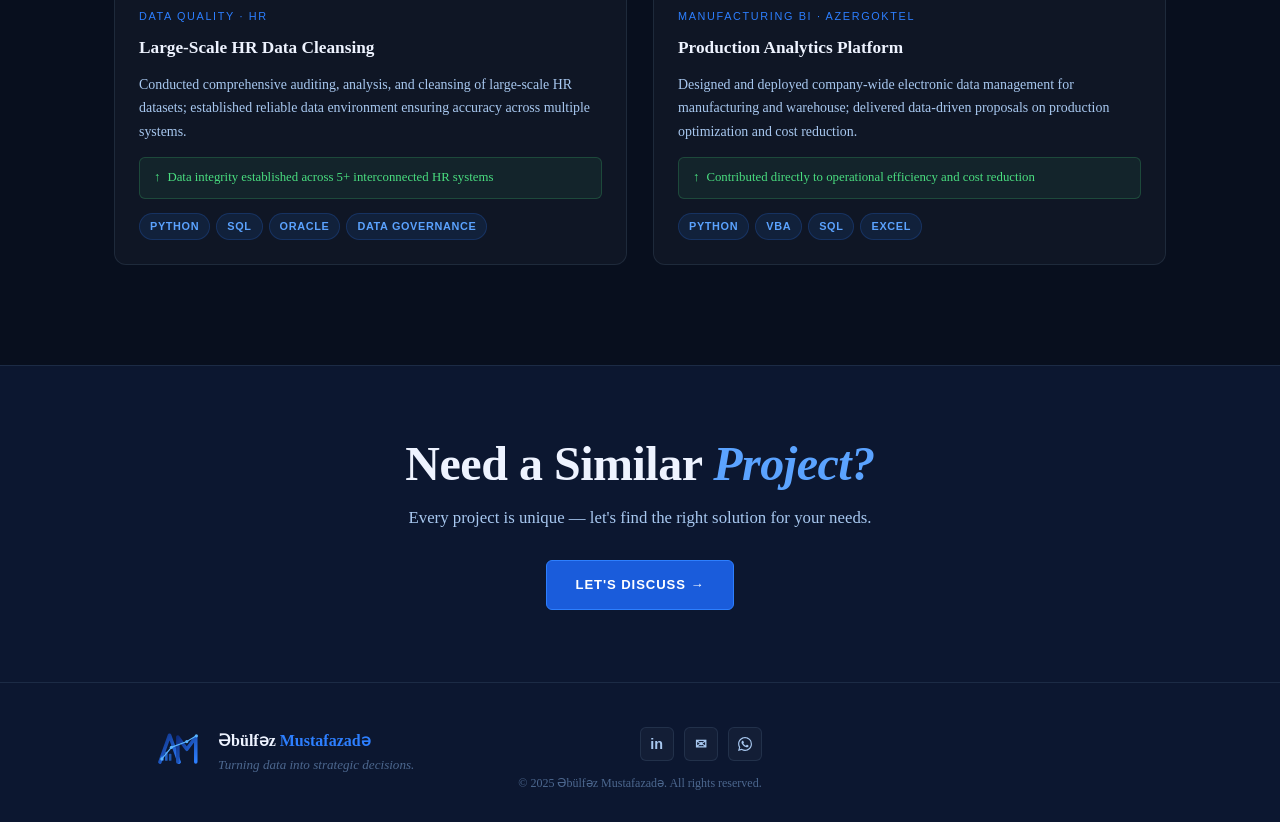
<file: en/projects.html>
<!DOCTYPE html>
<html lang="en" data-theme="dark">
<head>
<meta charset="UTF-8">
<meta name="viewport" content="width=device-width, initial-scale=1.0">

<title>Portfolio & Projects | Abulfaz Mustafazade</title>
<meta name="description" content="Abulfaz Mustafazade — Data Analytics & Reporting Expert at Azerconnect Group. Power BI, Excel, SQL, Python. Corporate training, HR analytics, dashboard development. Based in Baku, Azerbaijan.">
<meta name="keywords" content="Power BI, Data Analyst, Data Analytics, HR Analytics, Excel Training, SQL, Python, Baku Azerbaijan, dashboard development, Azerconnect, Abulfaz Mustafazade, Əbülfəz Mustafazadə">
<meta name="author" content="Abulfaz Mustafazade">
<meta name="robots" content="index, follow">
<meta name="language" content="en">
<link rel="canonical" href="https://www.abulfazmustafazade.com/en/projects.html">
<!-- Open Graph / Facebook -->
<meta property="og:type" content="website">
<meta property="og:url" content="https://www.abulfazmustafazade.com/en/projects.html">
<meta property="og:title" content="Portfolio & Projects | Abulfaz Mustafazade">
<meta property="og:description" content="Abulfaz Mustafazade — Data Analytics & Reporting Expert at Azerconnect Group. Power BI, Excel, SQL, Python. Corporate training, HR analytics, dashboard development. Based in Baku, Azerbaijan.">
<meta property="og:image" content="https://www.abulfazmustafazade.com/img/avatar.jpg">
<meta property="og:locale" content="en_US">
<!-- Twitter -->
<meta name="twitter:card" content="summary_large_image">
<meta name="twitter:title" content="Portfolio & Projects | Abulfaz Mustafazade">
<meta name="twitter:description" content="Abulfaz Mustafazade — Data Analytics & Reporting Expert at Azerconnect Group. Power BI, Excel, SQL, Python. Corporate training, HR analytics, dashboard development. Based in Baku, Azerbaijan.">
<meta name="twitter:image" content="https://www.abulfazmustafazade.com/img/avatar.jpg">
<!-- Google Ads / Analytics placeholder -->
<!-- <script async src="https://www.googletagmanager.com/gtag/js?id=GA_MEASUREMENT_ID"></script> -->
<!-- Structured Data (JSON-LD) -->
<script type="application/ld+json">
{
  "@context": "https://schema.org",
  "@type": "Person",
  "name": "Abulfaz Mustafazade",
  "alternateName": "Əbülfəz Mustafazadə",
  "jobTitle": "Data Analytics & Reporting Expert",
  "worksFor": {"@type":"Organization","name":"Azerconnect Group"},
  "address": {"@type":"PostalAddress","addressLocality":"Baku","addressCountry":"AZ"},
  "email": "abulfazmustafazade@outlook.com",
  "telephone": "+994 55 835 72 24",
  "url": "https://www.abulfazmustafazade.com",
  "sameAs": ["https://www.linkedin.com/in/abulfazmustafazade/","https://wa.me/994558357224"],
  "knowsAbout": ["Power BI","Data Analytics","HR Analytics","SQL","Python","Excel","Business Intelligence"],
  "image": "https://www.abulfazmustafazade.com/img/avatar.jpg"
}
</script>
<script src="../js/theme.js"></script>
<link rel="stylesheet" href="../css/theme.css">
<link rel="stylesheet" href="../css/main.css">
</head>
<body>
<div class="cursor" id="cursor"></div>
<div class="cursor-ring" id="cursorRing"></div>
<div class="grid-bg" aria-hidden="true"></div>

<div class="mobile-menu" id="mobileMenu">
  <button class="mobile-close" id="mobileClose" aria-label="Close">✕</button>
  <a href="index.html">Home</a>
<a href="experience.html">Experience</a>
<a href="services.html">Services</a>
<a href="projects.html"class="active">Projects</a>
<a href="contact.html">Contact</a>
  <div class="mobile-lang">
    <a href="../az/projects.html" class="lang-btn ">AZ</a>
    <a href="../en/projects.html" class="lang-btn active">EN</a>
  </div>
</div>
<nav id="mainNav" role="navigation" aria-label="Main navigation">
  <div class="nav-inner">
    <a href="index.html" class="nav-logo-wrap" aria-label="Home"><svg class="nav-logo-svg" viewBox="0 0 72 50" fill="none" xmlns="http://www.w3.org/2000/svg">
<defs><linearGradient id="lg1" x1="0" y1="0" x2="1" y2="1">
<stop offset="0%" stop-color="#0d2d80"/><stop offset="100%" stop-color="#2d7fff"/>
</linearGradient></defs>
<path d="M3 47L18 5L33 47" stroke="url(#lg1)" stroke-width="5.5" stroke-linecap="round" stroke-linejoin="round"/>
<line x1="10" y1="30" x2="27" y2="30" stroke="url(#lg1)" stroke-width="3.5" stroke-linecap="round"/>
<rect x="5" y="37" width="4" height="8" rx="1" fill="#2d7fff" opacity=".55"/>
<rect x="11" y="31" width="4" height="14" rx="1" fill="#2d7fff" opacity=".7"/>
<rect x="17" y="34" width="4" height="11" rx="1" fill="#2d7fff" opacity=".6"/>
<path d="M31 47L31 8L45 27L59 8L59 47" stroke="url(#lg1)" stroke-width="5.5" stroke-linecap="round" stroke-linejoin="round"/>
<polyline points="6,42 21,24 45,15 60,6" stroke="#5ab5ff" stroke-width="1.8" fill="none"/>
<circle cx="6" cy="42" r="2.5" fill="#5ab5ff"/>
<circle cx="21" cy="24" r="2.5" fill="#5ab5ff"/>
<circle cx="45" cy="15" r="2.5" fill="#5ab5ff"/>
<circle cx="60" cy="6" r="2.5" fill="#5ab5ff"/>
</svg></a>
    <ul class="nav-links" role="list"><li><a href="index.html">Home</a></li>
<li><a href="experience.html">Experience</a></li>
<li><a href="services.html">Services</a></li>
<li><a href="projects.html"class="active">Projects</a></li>
<li><a href="contact.html">Contact</a></li></ul>
    <div class="nav-controls">
      <div class="lang-switcher" role="group" aria-label="Language">
        <a href="../az/projects.html" class="lang-btn " lang="az">AZ</a>
        <a href="../en/projects.html" class="lang-btn active" lang="en">EN</a>
      </div>
      <button class="theme-toggle" id="themeToggle" aria-label="Toggle dark/light mode">☀️</button>
      <div class="hamburger" id="hamburger" aria-label="Open menu" aria-expanded="false">
        <span></span><span></span><span></span>
      </div>
    </div>
  </div>
</nav>
<a href="https://wa.me/994558357224" target="_blank" class="wa-float" rel="noopener noreferrer" aria-label="WhatsApp">
  <span class="wa-tooltip">Chat on WhatsApp</span>
  <svg width="26" height="26" viewBox="0 0 24 24" fill="white"><path d="M17.472 14.382c-.297-.149-1.758-.867-2.03-.967-.273-.099-.471-.148-.67.15-.197.297-.767.966-.94 1.164-.173.199-.347.223-.644.075-.297-.15-1.255-.463-2.39-1.475-.883-.788-1.48-1.761-1.653-2.059-.173-.297-.018-.458.13-.606.134-.133.298-.347.446-.52.149-.174.198-.298.298-.497.099-.198.05-.371-.025-.52-.075-.149-.669-1.612-.916-2.207-.242-.579-.487-.5-.669-.51-.173-.008-.371-.01-.57-.01-.198 0-.52.074-.792.372-.272.297-1.04 1.016-1.04 2.479 0 1.462 1.065 2.875 1.213 3.074.149.198 2.096 3.2 5.077 4.487.709.306 1.262.489 1.694.625.712.227 1.36.195 1.871.118.571-.085 1.758-.719 2.006-1.413.248-.694.248-1.289.173-1.413-.074-.124-.272-.198-.57-.347m-5.421 7.403h-.004a9.87 9.87 0 01-5.031-1.378l-.361-.214-3.741.982.998-3.648-.235-.374a9.86 9.86 0 01-1.51-5.26c.001-5.45 4.436-9.884 9.888-9.884 2.64 0 5.122 1.03 6.988 2.898a9.825 9.825 0 012.893 6.994c-.003 5.45-4.437 9.884-9.885 9.884m8.413-18.297A11.815 11.815 0 0012.05 0C5.495 0 .16 5.335.157 11.892c0 2.096.547 4.142 1.588 5.945L.057 24l6.305-1.654a11.882 11.882 0 005.683 1.448h.005c6.554 0 11.89-5.335 11.893-11.893a11.821 11.821 0 00-3.48-8.413z"/></svg>
</a>
<div class="page-wrap">

<main id="main-content">
<div class="page-header">
  <div class="container">
    <div class="section-label reveal">Portfolio</div>
    <h1 class="section-title reveal d1">Selected <em>Projects</em></h1>
    <p class="section-sub reveal d2">Real clients, real problems, measurable results.</p>
  </div>
</div>
<section class="section" aria-label="Portfolio">
  <div class="container">
    <div class="stats-strip" role="list">
      <div class="card reveal d1" style="text-align:center" role="listitem"><div class="stat-num"><span class="counter" data-target="50">0</span>+</div><div class="stat-label">Projects</div></div>
      <div class="card reveal d2" style="text-align:center" role="listitem"><div class="stat-num"><span class="counter" data-target="200">0</span>+</div><div class="stat-label">Trained</div></div>
      <div class="card reveal d3" style="text-align:center" role="listitem"><div class="stat-num"><span class="counter" data-target="7">0</span>+</div><div class="stat-label">Companies</div></div>
      <div class="card reveal d4" style="text-align:center" role="listitem"><div class="stat-num"><span class="counter" data-target="6">0</span>+</div><div class="stat-label">Years</div></div>
    </div>
    <div class="projects-grid"><article class="project-card wide reveal">
  <div class="proj-img" aria-hidden="true">📈</div>
  <div class="proj-body">
    <div class="proj-type">HR Analytics · Power BI</div>
    <h3 class="proj-title">Enterprise HR Dashboard — Azerconnect Group</h3>
    <p class="proj-desc">Built multi-layered interactive Power BI dashboards visualizing key HR metrics; provided real-time data support to senior management for strategic decision-making.</p>
    <div class="proj-impact">Manual reporting fully automated — significant workload reduction</div>
    <div class="tags"><span class="tag">Power BI</span><span class="tag">DAX</span><span class="tag">Excel+VBA</span><span class="tag">SQL</span></div>
  </div>
</article><article class="project-card reveal">
  <div class="proj-img" aria-hidden="true">🤖</div>
  <div class="proj-body">
    <div class="proj-type">Process Automation · Python/VBA</div>
    <h3 class="proj-title">Report Automation System</h3>
    <p class="proj-desc">Designed and deployed company-wide electronic data management system; automated end-to-end report generation significantly reducing manual workload.</p>
    <div class="proj-impact">Reporting time reduced from days to minutes</div>
    <div class="tags"><span class="tag">Python</span><span class="tag">VBA</span><span class="tag">Excel</span><span class="tag">Power Query</span></div>
  </div>
</article><article class="project-card reveal">
  <div class="proj-img" aria-hidden="true">🧑‍💼</div>
  <div class="proj-body">
    <div class="proj-type">Training Program · HANDEX</div>
    <h3 class="proj-title">Data Analytics Training Program</h3>
    <p class="proj-desc">Delivered comprehensive Excel and Power BI training to professional learners; guided participants in designing interactive dashboards and analytical reports.</p>
    <div class="proj-impact">200+ professionals trained across multiple corporate programs</div>
    <div class="tags"><span class="tag">Excel Advanced</span><span class="tag">Power BI</span><span class="tag">Curriculum Design</span></div>
  </div>
</article><article class="project-card reveal">
  <div class="proj-img" aria-hidden="true">🔍</div>
  <div class="proj-body">
    <div class="proj-type">Data Quality · HR</div>
    <h3 class="proj-title">Large-Scale HR Data Cleansing</h3>
    <p class="proj-desc">Conducted comprehensive auditing, analysis, and cleansing of large-scale HR datasets; established reliable data environment ensuring accuracy across multiple systems.</p>
    <div class="proj-impact">Data integrity established across 5+ interconnected HR systems</div>
    <div class="tags"><span class="tag">Python</span><span class="tag">SQL</span><span class="tag">Oracle</span><span class="tag">Data Governance</span></div>
  </div>
</article><article class="project-card reveal">
  <div class="proj-img" aria-hidden="true">🏭</div>
  <div class="proj-body">
    <div class="proj-type">Manufacturing BI · Azergoktel</div>
    <h3 class="proj-title">Production Analytics Platform</h3>
    <p class="proj-desc">Designed and deployed company-wide electronic data management for manufacturing and warehouse; delivered data-driven proposals on production optimization and cost reduction.</p>
    <div class="proj-impact">Contributed directly to operational efficiency and cost reduction</div>
    <div class="tags"><span class="tag">Python</span><span class="tag">VBA</span><span class="tag">SQL</span><span class="tag">Excel</span></div>
  </div>
</article></div>
  </div>
</section>
<section class="section-sm bg-sec" style="border-top:1px solid var(--border);text-align:center">
  <div class="container">
    <h2 class="section-title reveal" style="margin-bottom:12px">Need a Similar <em>Project?</em></h2>
    <p class="section-sub reveal d1" style="margin:0 auto 28px;text-align:center">Every project is unique — let's find the right solution for your needs.</p>
    <a href="contact.html" class="btn btn-primary reveal d2">Let's Discuss →</a>
  </div>
</section>
</main>
</div>

<footer role="contentinfo">
  <div class="container">
    <div class="footer-inner">
      <div class="footer-brand-wrap">
        <div class="footer-logo"><svg class="nav-logo-svg" viewBox="0 0 72 50" fill="none" xmlns="http://www.w3.org/2000/svg">
<defs><linearGradient id="lg1" x1="0" y1="0" x2="1" y2="1">
<stop offset="0%" stop-color="#0d2d80"/><stop offset="100%" stop-color="#2d7fff"/>
</linearGradient></defs>
<path d="M3 47L18 5L33 47" stroke="url(#lg1)" stroke-width="5.5" stroke-linecap="round" stroke-linejoin="round"/>
<line x1="10" y1="30" x2="27" y2="30" stroke="url(#lg1)" stroke-width="3.5" stroke-linecap="round"/>
<rect x="5" y="37" width="4" height="8" rx="1" fill="#2d7fff" opacity=".55"/>
<rect x="11" y="31" width="4" height="14" rx="1" fill="#2d7fff" opacity=".7"/>
<rect x="17" y="34" width="4" height="11" rx="1" fill="#2d7fff" opacity=".6"/>
<path d="M31 47L31 8L45 27L59 8L59 47" stroke="url(#lg1)" stroke-width="5.5" stroke-linecap="round" stroke-linejoin="round"/>
<polyline points="6,42 21,24 45,15 60,6" stroke="#5ab5ff" stroke-width="1.8" fill="none"/>
<circle cx="6" cy="42" r="2.5" fill="#5ab5ff"/>
<circle cx="21" cy="24" r="2.5" fill="#5ab5ff"/>
<circle cx="45" cy="15" r="2.5" fill="#5ab5ff"/>
<circle cx="60" cy="6" r="2.5" fill="#5ab5ff"/>
</svg></div>
        <div>
          <div class="footer-brand">Əbülfəz <span>Mustafazadə</span></div>
          <div class="footer-tagline">Turning data into strategic decisions.</div>
        </div>
      </div>
      <nav class="footer-nav" aria-label="Footer"><a href="index.html">Home</a> <a href="experience.html">Experience</a> <a href="services.html">Services</a> <a href="projects.html">Projects</a> <a href="contact.html">Contact</a></nav>
      <div class="footer-right">
        <div class="footer-socials">
          <a href="https://www.linkedin.com/in/abulfazmustafazade/" target="_blank" rel="noopener" class="social-link" aria-label="LinkedIn" title="LinkedIn"><span>in</span></a>
          <a href="mailto:abulfazmustafazade@outlook.com" class="social-link" aria-label="Email" title="Email">✉</a>
          <a href="https://wa.me/994558357224" target="_blank" rel="noopener" class="social-link" aria-label="WhatsApp" title="WhatsApp"><svg width="14" height="14" viewBox="0 0 24 24" fill="currentColor"><path d="M17.472 14.382c-.297-.149-1.758-.867-2.03-.967-.273-.099-.471-.148-.67.15-.197.297-.767.966-.94 1.164-.173.199-.347.223-.644.075-.297-.15-1.255-.463-2.39-1.475-.883-.788-1.48-1.761-1.653-2.059-.173-.297-.018-.458.13-.606.134-.133.298-.347.446-.52.149-.174.198-.298.298-.497.099-.198.05-.371-.025-.52-.075-.149-.669-1.612-.916-2.207-.242-.579-.487-.5-.669-.51-.173-.008-.371-.01-.57-.01-.198 0-.52.074-.792.372-.272.297-1.04 1.016-1.04 2.479 0 1.462 1.065 2.875 1.213 3.074.149.198 2.096 3.2 5.077 4.487.709.306 1.262.489 1.694.625.712.227 1.36.195 1.871.118.571-.085 1.758-.719 2.006-1.413.248-.694.248-1.289.173-1.413-.074-.124-.272-.198-.57-.347m-5.421 7.403h-.004a9.87 9.87 0 01-5.031-1.378l-.361-.214-3.741.982.998-3.648-.235-.374a9.86 9.86 0 01-1.51-5.26c.001-5.45 4.436-9.884 9.888-9.884 2.64 0 5.122 1.03 6.988 2.898a9.825 9.825 0 012.893 6.994c-.003 5.45-4.437 9.884-9.885 9.884m8.413-18.297A11.815 11.815 0 0012.05 0C5.495 0 .16 5.335.157 11.892c0 2.096.547 4.142 1.588 5.945L.057 24l6.305-1.654a11.882 11.882 0 005.683 1.448h.005c6.554 0 11.89-5.335 11.893-11.893a11.821 11.821 0 00-3.48-8.413z"/></svg></a>
        </div>
        <div class="footer-copy">© 2025 Əbülfəz Mustafazadə. All rights reserved.</div>
      </div>
    </div>
  </div>
</footer>
<script src="../js/main.js"></script>
</body>
</html>
</file>
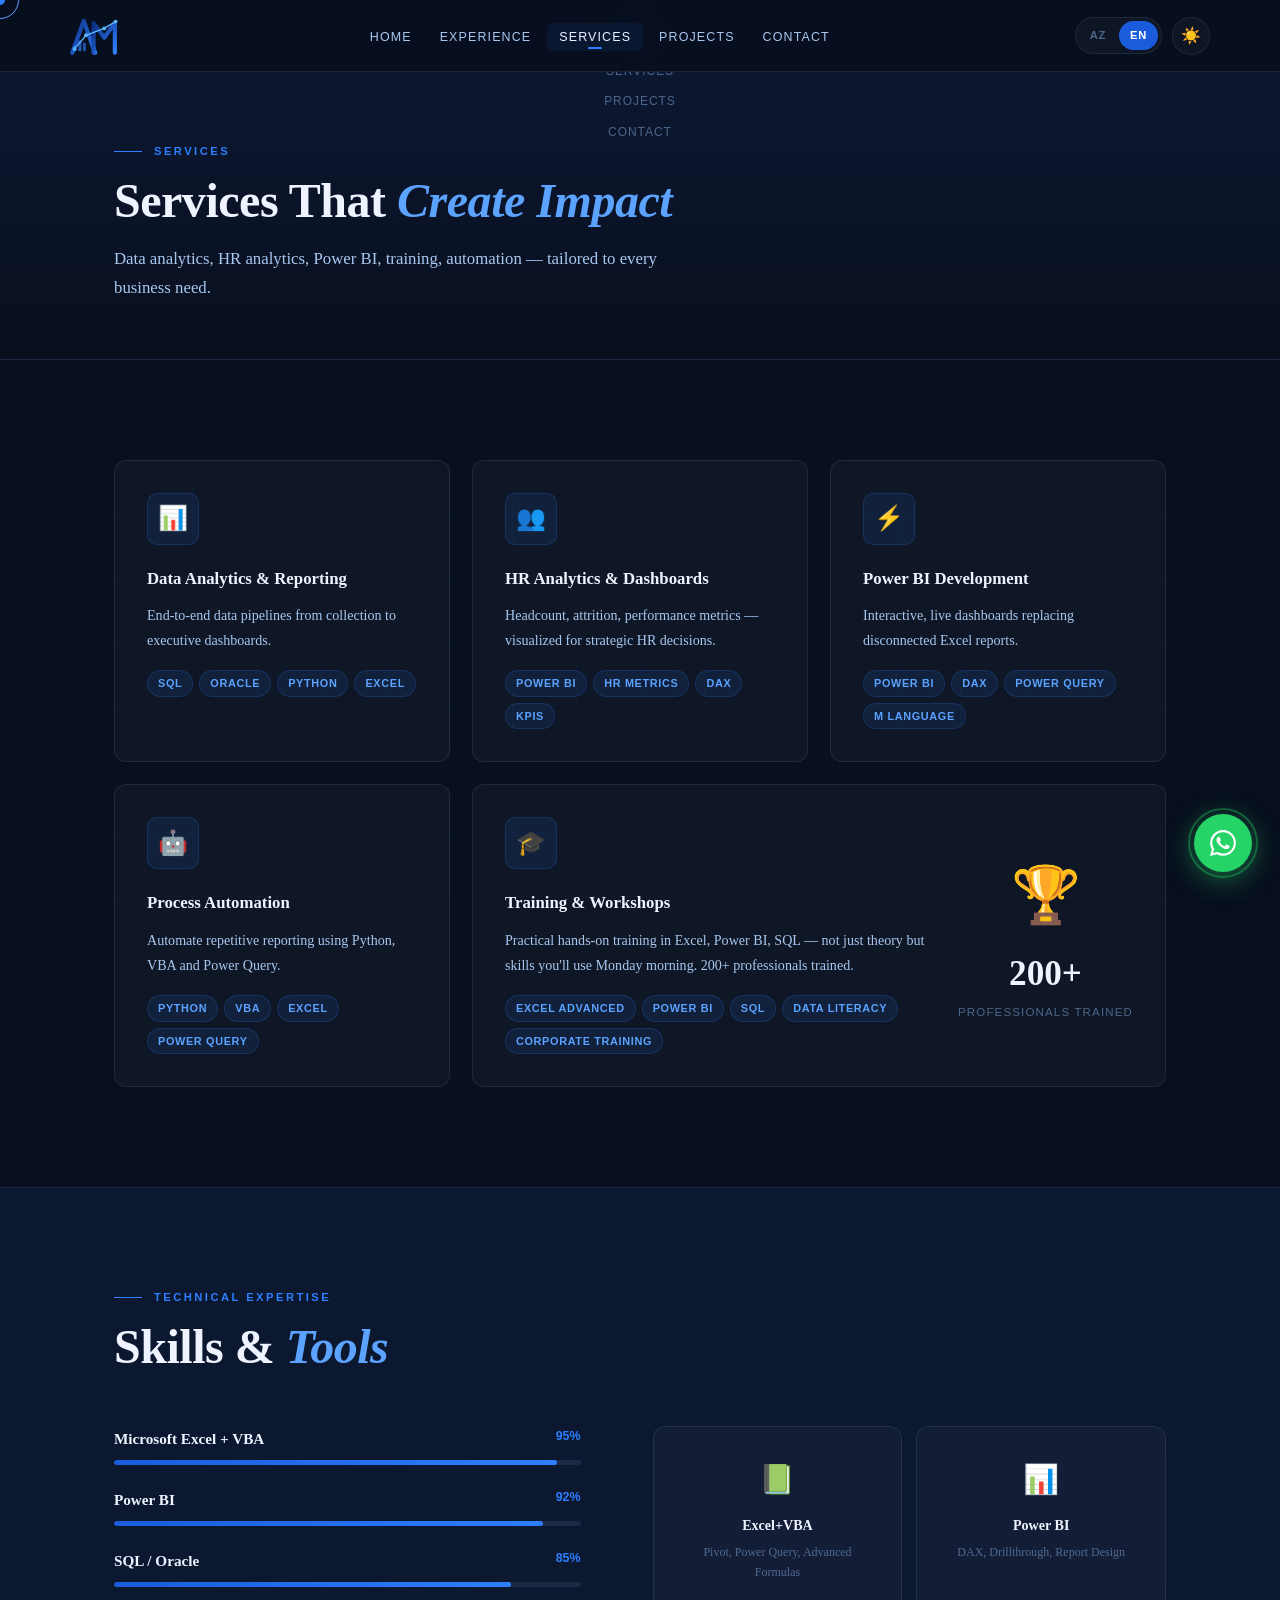
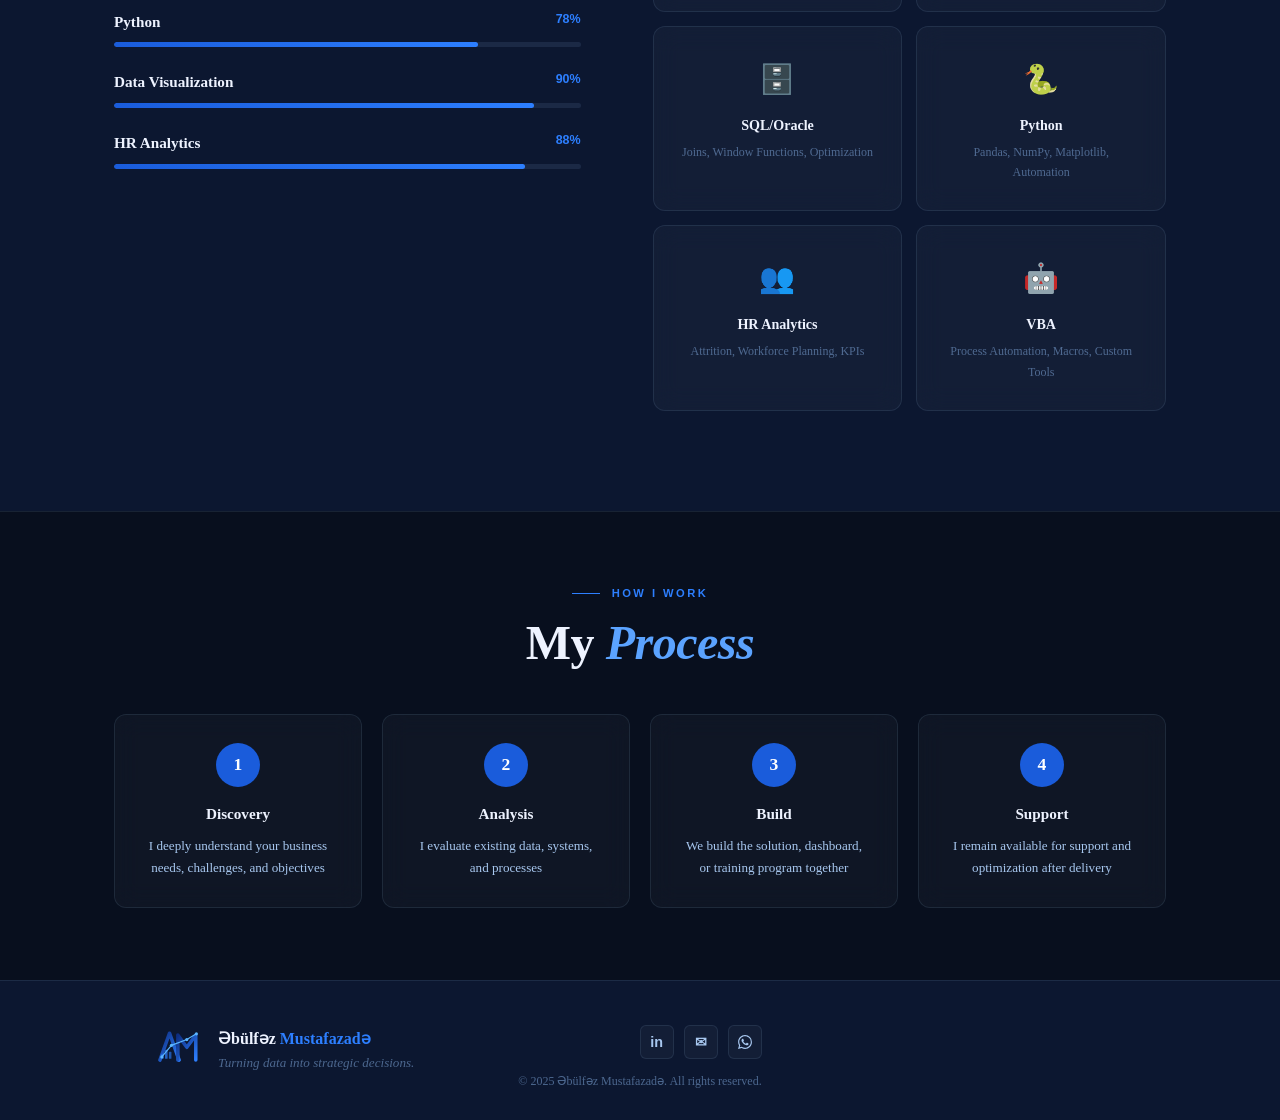
<file: en/services.html>
<!DOCTYPE html>
<html lang="en" data-theme="dark">
<head>
<meta charset="UTF-8">
<meta name="viewport" content="width=device-width, initial-scale=1.0">

<title>Services: Power BI, Data Analytics, Training | Abulfaz Mustafazade</title>
<meta name="description" content="Abulfaz Mustafazade — Data Analytics & Reporting Expert at Azerconnect Group. Power BI, Excel, SQL, Python. Corporate training, HR analytics, dashboard development. Based in Baku, Azerbaijan.">
<meta name="keywords" content="Power BI, Data Analyst, Data Analytics, HR Analytics, Excel Training, SQL, Python, Baku Azerbaijan, dashboard development, Azerconnect, Abulfaz Mustafazade, Əbülfəz Mustafazadə">
<meta name="author" content="Abulfaz Mustafazade">
<meta name="robots" content="index, follow">
<meta name="language" content="en">
<link rel="canonical" href="https://www.abulfazmustafazade.com/en/services.html">
<!-- Open Graph / Facebook -->
<meta property="og:type" content="website">
<meta property="og:url" content="https://www.abulfazmustafazade.com/en/services.html">
<meta property="og:title" content="Services: Power BI, Data Analytics, Training | Abulfaz Mustafazade">
<meta property="og:description" content="Abulfaz Mustafazade — Data Analytics & Reporting Expert at Azerconnect Group. Power BI, Excel, SQL, Python. Corporate training, HR analytics, dashboard development. Based in Baku, Azerbaijan.">
<meta property="og:image" content="https://www.abulfazmustafazade.com/img/avatar.jpg">
<meta property="og:locale" content="en_US">
<!-- Twitter -->
<meta name="twitter:card" content="summary_large_image">
<meta name="twitter:title" content="Services: Power BI, Data Analytics, Training | Abulfaz Mustafazade">
<meta name="twitter:description" content="Abulfaz Mustafazade — Data Analytics & Reporting Expert at Azerconnect Group. Power BI, Excel, SQL, Python. Corporate training, HR analytics, dashboard development. Based in Baku, Azerbaijan.">
<meta name="twitter:image" content="https://www.abulfazmustafazade.com/img/avatar.jpg">
<!-- Google Ads / Analytics placeholder -->
<!-- <script async src="https://www.googletagmanager.com/gtag/js?id=GA_MEASUREMENT_ID"></script> -->
<!-- Structured Data (JSON-LD) -->
<script type="application/ld+json">
{
  "@context": "https://schema.org",
  "@type": "Person",
  "name": "Abulfaz Mustafazade",
  "alternateName": "Əbülfəz Mustafazadə",
  "jobTitle": "Data Analytics & Reporting Expert",
  "worksFor": {"@type":"Organization","name":"Azerconnect Group"},
  "address": {"@type":"PostalAddress","addressLocality":"Baku","addressCountry":"AZ"},
  "email": "abulfazmustafazade@outlook.com",
  "telephone": "+994 55 835 72 24",
  "url": "https://www.abulfazmustafazade.com",
  "sameAs": ["https://www.linkedin.com/in/abulfazmustafazade/","https://wa.me/994558357224"],
  "knowsAbout": ["Power BI","Data Analytics","HR Analytics","SQL","Python","Excel","Business Intelligence"],
  "image": "https://www.abulfazmustafazade.com/img/avatar.jpg"
}
</script>
<script src="../js/theme.js"></script>
<link rel="stylesheet" href="../css/theme.css">
<link rel="stylesheet" href="../css/main.css">
</head>
<body>
<div class="cursor" id="cursor"></div>
<div class="cursor-ring" id="cursorRing"></div>
<div class="grid-bg" aria-hidden="true"></div>

<div class="mobile-menu" id="mobileMenu">
  <button class="mobile-close" id="mobileClose" aria-label="Close">✕</button>
  <a href="index.html">Home</a>
<a href="experience.html">Experience</a>
<a href="services.html"class="active">Services</a>
<a href="projects.html">Projects</a>
<a href="contact.html">Contact</a>
  <div class="mobile-lang">
    <a href="../az/services.html" class="lang-btn ">AZ</a>
    <a href="../en/services.html" class="lang-btn active">EN</a>
  </div>
</div>
<nav id="mainNav" role="navigation" aria-label="Main navigation">
  <div class="nav-inner">
    <a href="index.html" class="nav-logo-wrap" aria-label="Home"><svg class="nav-logo-svg" viewBox="0 0 72 50" fill="none" xmlns="http://www.w3.org/2000/svg">
<defs><linearGradient id="lg1" x1="0" y1="0" x2="1" y2="1">
<stop offset="0%" stop-color="#0d2d80"/><stop offset="100%" stop-color="#2d7fff"/>
</linearGradient></defs>
<path d="M3 47L18 5L33 47" stroke="url(#lg1)" stroke-width="5.5" stroke-linecap="round" stroke-linejoin="round"/>
<line x1="10" y1="30" x2="27" y2="30" stroke="url(#lg1)" stroke-width="3.5" stroke-linecap="round"/>
<rect x="5" y="37" width="4" height="8" rx="1" fill="#2d7fff" opacity=".55"/>
<rect x="11" y="31" width="4" height="14" rx="1" fill="#2d7fff" opacity=".7"/>
<rect x="17" y="34" width="4" height="11" rx="1" fill="#2d7fff" opacity=".6"/>
<path d="M31 47L31 8L45 27L59 8L59 47" stroke="url(#lg1)" stroke-width="5.5" stroke-linecap="round" stroke-linejoin="round"/>
<polyline points="6,42 21,24 45,15 60,6" stroke="#5ab5ff" stroke-width="1.8" fill="none"/>
<circle cx="6" cy="42" r="2.5" fill="#5ab5ff"/>
<circle cx="21" cy="24" r="2.5" fill="#5ab5ff"/>
<circle cx="45" cy="15" r="2.5" fill="#5ab5ff"/>
<circle cx="60" cy="6" r="2.5" fill="#5ab5ff"/>
</svg></a>
    <ul class="nav-links" role="list"><li><a href="index.html">Home</a></li>
<li><a href="experience.html">Experience</a></li>
<li><a href="services.html"class="active">Services</a></li>
<li><a href="projects.html">Projects</a></li>
<li><a href="contact.html">Contact</a></li></ul>
    <div class="nav-controls">
      <div class="lang-switcher" role="group" aria-label="Language">
        <a href="../az/services.html" class="lang-btn " lang="az">AZ</a>
        <a href="../en/services.html" class="lang-btn active" lang="en">EN</a>
      </div>
      <button class="theme-toggle" id="themeToggle" aria-label="Toggle dark/light mode">☀️</button>
      <div class="hamburger" id="hamburger" aria-label="Open menu" aria-expanded="false">
        <span></span><span></span><span></span>
      </div>
    </div>
  </div>
</nav>
<a href="https://wa.me/994558357224" target="_blank" class="wa-float" rel="noopener noreferrer" aria-label="WhatsApp">
  <span class="wa-tooltip">Chat on WhatsApp</span>
  <svg width="26" height="26" viewBox="0 0 24 24" fill="white"><path d="M17.472 14.382c-.297-.149-1.758-.867-2.03-.967-.273-.099-.471-.148-.67.15-.197.297-.767.966-.94 1.164-.173.199-.347.223-.644.075-.297-.15-1.255-.463-2.39-1.475-.883-.788-1.48-1.761-1.653-2.059-.173-.297-.018-.458.13-.606.134-.133.298-.347.446-.52.149-.174.198-.298.298-.497.099-.198.05-.371-.025-.52-.075-.149-.669-1.612-.916-2.207-.242-.579-.487-.5-.669-.51-.173-.008-.371-.01-.57-.01-.198 0-.52.074-.792.372-.272.297-1.04 1.016-1.04 2.479 0 1.462 1.065 2.875 1.213 3.074.149.198 2.096 3.2 5.077 4.487.709.306 1.262.489 1.694.625.712.227 1.36.195 1.871.118.571-.085 1.758-.719 2.006-1.413.248-.694.248-1.289.173-1.413-.074-.124-.272-.198-.57-.347m-5.421 7.403h-.004a9.87 9.87 0 01-5.031-1.378l-.361-.214-3.741.982.998-3.648-.235-.374a9.86 9.86 0 01-1.51-5.26c.001-5.45 4.436-9.884 9.888-9.884 2.64 0 5.122 1.03 6.988 2.898a9.825 9.825 0 012.893 6.994c-.003 5.45-4.437 9.884-9.885 9.884m8.413-18.297A11.815 11.815 0 0012.05 0C5.495 0 .16 5.335.157 11.892c0 2.096.547 4.142 1.588 5.945L.057 24l6.305-1.654a11.882 11.882 0 005.683 1.448h.005c6.554 0 11.89-5.335 11.893-11.893a11.821 11.821 0 00-3.48-8.413z"/></svg>
</a>
<div class="page-wrap">

<main id="main-content">
<div class="page-header">
  <div class="container">
    <div class="section-label reveal">Services</div>
    <h1 class="section-title reveal d1">Services That <em>Create Impact</em></h1>
    <p class="section-sub reveal d2">Data analytics, HR analytics, Power BI, training, automation — tailored to every business need.</p>
  </div>
</div>
<section class="section" aria-label="Services">
  <div class="container">
    <div class="services-grid"><div class="service-card reveal d1">
  <div class="service-icon" aria-hidden="true">📊</div>
  <h3 class="service-title">Data Analytics &amp; Reporting</h3>
  <p class="service-desc">End-to-end data pipelines from collection to executive dashboards.</p>
  <div class="tags"><span class='tag'>SQL</span><span class='tag'>Oracle</span><span class='tag'>Python</span><span class='tag'>Excel</span></div>
</div><div class="service-card reveal d2">
  <div class="service-icon" aria-hidden="true">👥</div>
  <h3 class="service-title">HR Analytics &amp; Dashboards</h3>
  <p class="service-desc">Headcount, attrition, performance metrics — visualized for strategic HR decisions.</p>
  <div class="tags"><span class='tag'>Power BI</span><span class='tag'>HR Metrics</span><span class='tag'>DAX</span><span class='tag'>KPIs</span></div>
</div><div class="service-card reveal d3">
  <div class="service-icon" aria-hidden="true">⚡</div>
  <h3 class="service-title">Power BI Development</h3>
  <p class="service-desc">Interactive, live dashboards replacing disconnected Excel reports.</p>
  <div class="tags"><span class='tag'>Power BI</span><span class='tag'>DAX</span><span class='tag'>Power Query</span><span class='tag'>M Language</span></div>
</div><div class="service-card reveal d4">
  <div class="service-icon" aria-hidden="true">🤖</div>
  <h3 class="service-title">Process Automation</h3>
  <p class="service-desc">Automate repetitive reporting using Python, VBA and Power Query.</p>
  <div class="tags"><span class='tag'>Python</span><span class='tag'>VBA</span><span class='tag'>Excel</span><span class='tag'>Power Query</span></div>
</div>
      <div class="service-card featured-svc reveal">
        <div class="svc-body"><div class="service-icon" aria-hidden="true">🎓</div>
        <h3 class="service-title">Training &amp; Workshops</h3>
        <p class="service-desc">Practical hands-on training in Excel, Power BI, SQL — not just theory but skills you'll use Monday morning. 200+ professionals trained.</p>
        <div class="tags"><span class="tag">Excel Advanced</span><span class="tag">Power BI</span><span class="tag">SQL</span><span class="tag">Data Literacy</span><span class="tag">Corporate Training</span></div></div>
        <div class="svc-stat" aria-label="200+ professionals trained"><div style="font-size:3.5rem" aria-hidden="true">🏆</div><div class="svc-stat-num">200+</div><div class="svc-stat-lbl">Professionals Trained</div></div>
      </div>
    </div>
  </div>
</section>
<section class="section bg-sec" style="border-top:1px solid var(--border)" aria-label="Technical Expertise">
  <div class="container">
    <div class="section-label reveal">Technical Expertise</div>
    <h2 class="section-title reveal d1" style="margin-bottom:52px">Skills &amp; <em>Tools</em></h2>
    <div class="skills-layout"><div class="skills-bars"><div class="skill-item reveal d1">
  <div class="skill-head"><span class="skill-name">Microsoft Excel + VBA</span><span class="skill-pct">95%</span></div>
  <div class="skill-track" role="progressbar" aria-valuenow="95" aria-valuemin="0" aria-valuemax="100"><div class="skill-fill" data-width="95"></div></div>
</div><div class="skill-item reveal d2">
  <div class="skill-head"><span class="skill-name">Power BI</span><span class="skill-pct">92%</span></div>
  <div class="skill-track" role="progressbar" aria-valuenow="92" aria-valuemin="0" aria-valuemax="100"><div class="skill-fill" data-width="92"></div></div>
</div><div class="skill-item reveal d3">
  <div class="skill-head"><span class="skill-name">SQL / Oracle</span><span class="skill-pct">85%</span></div>
  <div class="skill-track" role="progressbar" aria-valuenow="85" aria-valuemin="0" aria-valuemax="100"><div class="skill-fill" data-width="85"></div></div>
</div><div class="skill-item reveal d4">
  <div class="skill-head"><span class="skill-name">Python</span><span class="skill-pct">78%</span></div>
  <div class="skill-track" role="progressbar" aria-valuenow="78" aria-valuemin="0" aria-valuemax="100"><div class="skill-fill" data-width="78"></div></div>
</div><div class="skill-item reveal d5">
  <div class="skill-head"><span class="skill-name">Data Visualization</span><span class="skill-pct">90%</span></div>
  <div class="skill-track" role="progressbar" aria-valuenow="90" aria-valuemin="0" aria-valuemax="100"><div class="skill-fill" data-width="90"></div></div>
</div><div class="skill-item reveal d6">
  <div class="skill-head"><span class="skill-name">HR Analytics</span><span class="skill-pct">88%</span></div>
  <div class="skill-track" role="progressbar" aria-valuenow="88" aria-valuemin="0" aria-valuemax="100"><div class="skill-fill" data-width="88"></div></div>
</div></div><div class="tools-grid"><div class="card reveal d1" style="text-align:center"><div style="font-size:1.8rem;margin-bottom:10px">📗</div><div class="tool-name">Excel+VBA</div><div class="tool-sub">Pivot, Power Query, Advanced Formulas</div></div><div class="card reveal d2" style="text-align:center"><div style="font-size:1.8rem;margin-bottom:10px">📊</div><div class="tool-name">Power BI</div><div class="tool-sub">DAX, Drillthrough, Report Design</div></div><div class="card reveal d3" style="text-align:center"><div style="font-size:1.8rem;margin-bottom:10px">🗄️</div><div class="tool-name">SQL/Oracle</div><div class="tool-sub">Joins, Window Functions, Optimization</div></div><div class="card reveal d4" style="text-align:center"><div style="font-size:1.8rem;margin-bottom:10px">🐍</div><div class="tool-name">Python</div><div class="tool-sub">Pandas, NumPy, Matplotlib, Automation</div></div><div class="card reveal d5" style="text-align:center"><div style="font-size:1.8rem;margin-bottom:10px">👥</div><div class="tool-name">HR Analytics</div><div class="tool-sub">Attrition, Workforce Planning, KPIs</div></div><div class="card reveal d6" style="text-align:center"><div style="font-size:1.8rem;margin-bottom:10px">🤖</div><div class="tool-name">VBA</div><div class="tool-sub">Process Automation, Macros, Custom Tools</div></div></div></div>
  </div>
</section>
<section class="section-sm" style="border-top:1px solid var(--border)">
  <div class="container">
    <div style="text-align:center;margin-bottom:44px">
      <div class="section-label reveal" style="justify-content:center">How I Work</div>
      <h2 class="section-title reveal d1" style="margin-top:10px">My <em>Process</em></h2>
    </div>
    <div class="process-grid"><div class="card reveal d1" style="text-align:center"><div class="proc-num" aria-hidden="true">1</div><h3 class="proc-title">Discovery</h3><p class="proc-desc">I deeply understand your business needs, challenges, and objectives</p></div><div class="card reveal d2" style="text-align:center"><div class="proc-num" aria-hidden="true">2</div><h3 class="proc-title">Analysis</h3><p class="proc-desc">I evaluate existing data, systems, and processes</p></div><div class="card reveal d3" style="text-align:center"><div class="proc-num" aria-hidden="true">3</div><h3 class="proc-title">Build</h3><p class="proc-desc">We build the solution, dashboard, or training program together</p></div><div class="card reveal d4" style="text-align:center"><div class="proc-num" aria-hidden="true">4</div><h3 class="proc-title">Support</h3><p class="proc-desc">I remain available for support and optimization after delivery</p></div></div>
  </div>
</section>
</main>
</div>

<footer role="contentinfo">
  <div class="container">
    <div class="footer-inner">
      <div class="footer-brand-wrap">
        <div class="footer-logo"><svg class="nav-logo-svg" viewBox="0 0 72 50" fill="none" xmlns="http://www.w3.org/2000/svg">
<defs><linearGradient id="lg1" x1="0" y1="0" x2="1" y2="1">
<stop offset="0%" stop-color="#0d2d80"/><stop offset="100%" stop-color="#2d7fff"/>
</linearGradient></defs>
<path d="M3 47L18 5L33 47" stroke="url(#lg1)" stroke-width="5.5" stroke-linecap="round" stroke-linejoin="round"/>
<line x1="10" y1="30" x2="27" y2="30" stroke="url(#lg1)" stroke-width="3.5" stroke-linecap="round"/>
<rect x="5" y="37" width="4" height="8" rx="1" fill="#2d7fff" opacity=".55"/>
<rect x="11" y="31" width="4" height="14" rx="1" fill="#2d7fff" opacity=".7"/>
<rect x="17" y="34" width="4" height="11" rx="1" fill="#2d7fff" opacity=".6"/>
<path d="M31 47L31 8L45 27L59 8L59 47" stroke="url(#lg1)" stroke-width="5.5" stroke-linecap="round" stroke-linejoin="round"/>
<polyline points="6,42 21,24 45,15 60,6" stroke="#5ab5ff" stroke-width="1.8" fill="none"/>
<circle cx="6" cy="42" r="2.5" fill="#5ab5ff"/>
<circle cx="21" cy="24" r="2.5" fill="#5ab5ff"/>
<circle cx="45" cy="15" r="2.5" fill="#5ab5ff"/>
<circle cx="60" cy="6" r="2.5" fill="#5ab5ff"/>
</svg></div>
        <div>
          <div class="footer-brand">Əbülfəz <span>Mustafazadə</span></div>
          <div class="footer-tagline">Turning data into strategic decisions.</div>
        </div>
      </div>
      <nav class="footer-nav" aria-label="Footer"><a href="index.html">Home</a> <a href="experience.html">Experience</a> <a href="services.html">Services</a> <a href="projects.html">Projects</a> <a href="contact.html">Contact</a></nav>
      <div class="footer-right">
        <div class="footer-socials">
          <a href="https://www.linkedin.com/in/abulfazmustafazade/" target="_blank" rel="noopener" class="social-link" aria-label="LinkedIn" title="LinkedIn"><span>in</span></a>
          <a href="mailto:abulfazmustafazade@outlook.com" class="social-link" aria-label="Email" title="Email">✉</a>
          <a href="https://wa.me/994558357224" target="_blank" rel="noopener" class="social-link" aria-label="WhatsApp" title="WhatsApp"><svg width="14" height="14" viewBox="0 0 24 24" fill="currentColor"><path d="M17.472 14.382c-.297-.149-1.758-.867-2.03-.967-.273-.099-.471-.148-.67.15-.197.297-.767.966-.94 1.164-.173.199-.347.223-.644.075-.297-.15-1.255-.463-2.39-1.475-.883-.788-1.48-1.761-1.653-2.059-.173-.297-.018-.458.13-.606.134-.133.298-.347.446-.52.149-.174.198-.298.298-.497.099-.198.05-.371-.025-.52-.075-.149-.669-1.612-.916-2.207-.242-.579-.487-.5-.669-.51-.173-.008-.371-.01-.57-.01-.198 0-.52.074-.792.372-.272.297-1.04 1.016-1.04 2.479 0 1.462 1.065 2.875 1.213 3.074.149.198 2.096 3.2 5.077 4.487.709.306 1.262.489 1.694.625.712.227 1.36.195 1.871.118.571-.085 1.758-.719 2.006-1.413.248-.694.248-1.289.173-1.413-.074-.124-.272-.198-.57-.347m-5.421 7.403h-.004a9.87 9.87 0 01-5.031-1.378l-.361-.214-3.741.982.998-3.648-.235-.374a9.86 9.86 0 01-1.51-5.26c.001-5.45 4.436-9.884 9.888-9.884 2.64 0 5.122 1.03 6.988 2.898a9.825 9.825 0 012.893 6.994c-.003 5.45-4.437 9.884-9.885 9.884m8.413-18.297A11.815 11.815 0 0012.05 0C5.495 0 .16 5.335.157 11.892c0 2.096.547 4.142 1.588 5.945L.057 24l6.305-1.654a11.882 11.882 0 005.683 1.448h.005c6.554 0 11.89-5.335 11.893-11.893a11.821 11.821 0 00-3.48-8.413z"/></svg></a>
        </div>
        <div class="footer-copy">© 2025 Əbülfəz Mustafazadə. All rights reserved.</div>
      </div>
    </div>
  </div>
</footer>
<script src="../js/main.js"></script>
</body>
</html>
</file>
<file: css/theme.css>
/* ═══════════════════════════════════════
   THEME.CSS — Dark & Light Mode Variables
   ═══════════════════════════════════════ */

:root,
[data-theme="dark"] {
  --bg-primary:      #080f1e;
  --bg-secondary:    #0c1730;
  --bg-tertiary:     #111f40;
  --bg-card:         rgba(255,255,255,0.03);
  --bg-card-hover:   rgba(45,127,255,0.06);

  --text-primary:    #eef3ff;
  --text-secondary:  #a8c8f0;
  --text-muted:      rgba(130,170,220,0.55);
  --text-inverse:    #080f1e;

  --accent:          #1a5cdb;
  --accent-bright:   #2d7fff;
  --accent-light:    #5ba3ff;
  --accent-ice:      #a8d4ff;

  --border:          rgba(168,212,255,0.1);
  --border-hover:    rgba(45,127,255,0.35);
  --glass:           rgba(255,255,255,0.03);

  --nav-bg:          rgba(8,15,30,0.88);
  --shadow:          0 20px 60px rgba(0,0,0,0.5);
  --shadow-blue:     0 12px 40px rgba(45,127,255,0.35);

  --grid-line:       rgba(45,127,255,0.04);
  --success:         #4ade80;
  --warning:         #fbbf24;

  --scrollbar-track: #080f1e;
  --scrollbar-thumb: #1a5cdb;
}

[data-theme="light"] {
  --bg-primary:      #f4f8ff;
  --bg-secondary:    #e8f0fc;
  --bg-tertiary:     #dde8f8;
  --bg-card:         rgba(255,255,255,0.85);
  --bg-card-hover:   rgba(45,127,255,0.06);

  --text-primary:    #0c1a36;
  --text-secondary:  #2a4a7a;
  --text-muted:      rgba(40,80,150,0.55);
  --text-inverse:    #f4f8ff;

  --accent:          #1a5cdb;
  --accent-bright:   #1a4ec0;
  --accent-light:    #3a7de8;
  --accent-ice:      #1a4ec0;

  --border:          rgba(26,92,219,0.14);
  --border-hover:    rgba(26,92,219,0.4);
  --glass:           rgba(255,255,255,0.7);

  --nav-bg:          rgba(244,248,255,0.92);
  --shadow:          0 20px 60px rgba(26,92,219,0.1);
  --shadow-blue:     0 12px 40px rgba(26,92,219,0.22);

  --grid-line:       rgba(26,92,219,0.05);
  --success:         #16a34a;
  --warning:         #d97706;

  --scrollbar-track: #e8f0fc;
  --scrollbar-thumb: #1a5cdb;
}

/* Smooth theme transition */
*,*::before,*::after {
  transition: background-color 0.35s ease, border-color 0.35s ease, color 0.25s ease, box-shadow 0.35s ease;
}
</file>
<file: css/main.css>
/* ═══════════════════════════════════════
   MAIN.CSS — Abulfaz Mustafazade Portfolio
   Font: Palatino Linotype
   ═══════════════════════════════════════ */

*, *::before, *::after { margin:0; padding:0; box-sizing:border-box; }

:root {
  --font-head: 'Palatino Linotype','Palatino','Book Antiqua',Georgia,serif;
  --font-body: 'Palatino Linotype','Palatino','Book Antiqua',Georgia,serif;
  --font-ui:   'Trebuchet MS','Gill Sans','Segoe UI',sans-serif;
  --max-w:     1140px;
  --nav-h:     72px;
  --r:         6px;
  --r-lg:      12px;
}

html { scroll-behavior:smooth; font-size:16px; }

body {
  background: var(--bg-primary);
  color: var(--text-primary);
  font-family: var(--font-body);
  line-height: 1.7;
  overflow-x: hidden;
  cursor: none;
  min-height: 100vh;
}

/* SCROLLBAR */
::-webkit-scrollbar { width:5px; }
::-webkit-scrollbar-track { background:var(--scrollbar-track); }
::-webkit-scrollbar-thumb { background:var(--scrollbar-thumb); border-radius:3px; }

/* CURSOR */
.cursor {
  position:fixed; width:10px; height:10px; background:var(--accent-bright);
  border-radius:50%; pointer-events:none; z-index:9999;
  transform:translate(-50%,-50%); transition:width .2s,height .2s;
}
.cursor-ring {
  position:fixed; width:38px; height:38px; border:1.5px solid var(--accent-light);
  border-radius:50%; pointer-events:none; z-index:9998;
  transform:translate(-50%,-50%); transition:width .25s,height .25s;
}
.cursor.hover { width:20px; height:20px; }
.cursor-ring.hover { width:56px; height:56px; }

/* GRID BG */
.grid-bg {
  position:fixed; inset:0; pointer-events:none; z-index:0;
  background-image:
    linear-gradient(var(--grid-line) 1px, transparent 1px),
    linear-gradient(90deg, var(--grid-line) 1px, transparent 1px);
  background-size: 64px 64px;
}
.grid-bg::after {
  content:''; position:absolute; inset:0;
  background:radial-gradient(ellipse 80% 55% at 50% 0%, rgba(26,92,219,.12) 0%, transparent 65%);
}
[data-theme="light"] .grid-bg::after {
  background:radial-gradient(ellipse 80% 55% at 50% 0%, rgba(26,92,219,.06) 0%, transparent 65%);
}

/* ─── NAV ─── */
nav {
  position:fixed; top:0; left:0; right:0; z-index:200;
  height:var(--nav-h);
  display:flex; align-items:center; padding:0 52px;
  background:var(--nav-bg);
  backdrop-filter:blur(24px) saturate(160%);
  border-bottom:1px solid var(--border);
}
.nav-inner {
  display:flex; align-items:center; justify-content:space-between;
  width:100%; max-width:var(--max-w); margin:0 auto;
}
.nav-logo-wrap { display:flex; align-items:center; text-decoration:none; }
.nav-logo-svg { height:38px; width:auto; }
.nav-links { display:flex; align-items:center; gap:4px; list-style:none; }
.nav-links a {
  font-family:var(--font-ui); font-size:.78rem; font-weight:500;
  letter-spacing:.09em; text-transform:uppercase;
  color:var(--text-secondary); text-decoration:none;
  padding:7px 12px; border-radius:var(--r); transition:color .2s, background .2s;
  position:relative;
}
.nav-links a:hover, .nav-links a.active {
  color:var(--text-primary); background:rgba(45,127,255,.08);
}
.nav-links a.active::after {
  content:''; position:absolute; bottom:2px; left:50%; transform:translateX(-50%);
  width:14px; height:2px; background:var(--accent-bright); border-radius:1px;
}
.nav-controls { display:flex; align-items:center; gap:10px; }

/* LANG SWITCHER */
.lang-switcher { display:flex; gap:2px; background:var(--bg-card); border:1px solid var(--border); border-radius:100px; padding:3px; }
.lang-btn {
  font-family:var(--font-ui); font-size:.7rem; font-weight:700; letter-spacing:.06em; text-transform:uppercase;
  color:var(--text-muted); background:transparent; border:none; padding:5px 11px;
  border-radius:100px; cursor:none; text-decoration:none; transition:all .2s; display:inline-block;
}
.lang-btn.active { background:var(--accent); color:#fff; }
.lang-btn:hover:not(.active) { color:var(--text-primary); background:rgba(45,127,255,.1); }

/* THEME TOGGLE */
.theme-toggle {
  width:38px; height:38px; border-radius:50%;
  background:var(--bg-card); border:1px solid var(--border);
  color:var(--text-secondary); font-size:1rem; cursor:none;
  display:flex; align-items:center; justify-content:center; transition:all .2s;
}
.theme-toggle:hover { border-color:var(--border-hover); color:var(--text-primary); }

/* NAV CTA */
.nav-cta {
  font-family:var(--font-ui); font-size:.78rem; font-weight:600;
  letter-spacing:.07em; text-transform:uppercase;
  color:#fff; background:var(--accent); border:1px solid var(--accent-bright);
  padding:9px 20px; border-radius:var(--r); text-decoration:none; transition:all .22s; cursor:none;
}
.nav-cta:hover { background:var(--accent-bright); box-shadow:var(--shadow-blue); transform:translateY(-1px); }

/* HAMBURGER */
.hamburger {
  display:none; flex-direction:column; gap:5px; cursor:pointer;
  width:36px; height:36px; align-items:center; justify-content:center;
  border-radius:var(--r); border:1px solid var(--border);
}
.hamburger span { display:block; width:18px; height:2px; background:var(--text-primary); transition:.3s; border-radius:1px; }

/* MOBILE MENU */
.mobile-menu {
  display:none; position:fixed; inset:0; background:var(--bg-primary); z-index:150;
  flex-direction:column; align-items:center; justify-content:center; gap:24px;
}
.mobile-menu.open { display:flex; }
.mobile-menu a {
  font-family:var(--font-head); font-size:1.9rem; font-weight:700;
  color:var(--text-primary); text-decoration:none; transition:color .2s;
}
.mobile-menu a:hover, .mobile-menu a.active { color:var(--accent-bright); }
.mobile-close {
  position:absolute; top:24px; right:24px; font-size:1.5rem;
  color:var(--text-secondary); cursor:pointer; background:none; border:none;
}
.mobile-lang { display:flex; gap:12px; margin-top:8px; }
.mobile-lang .lang-btn { font-size:.9rem; padding:8px 20px; border:1px solid var(--border); border-radius:100px; }

/* WHATSAPP */
.wa-float {
  position:fixed; bottom:28px; right:28px; z-index:500;
  width:58px; height:58px; border-radius:50%;
  background:#25d366; color:#fff;
  display:flex; align-items:center; justify-content:center;
  text-decoration:none; cursor:none;
  box-shadow:0 6px 28px rgba(37,211,102,.5);
  animation:waFloat .6s cubic-bezier(.34,1.56,.64,1) .8s both, waBounce 3s ease-in-out 2s infinite;
  transition:transform .25s, box-shadow .25s;
}
.wa-float:hover { transform:scale(1.12) translateY(-3px); box-shadow:0 12px 40px rgba(37,211,102,.6); }
.wa-float::before {
  content:''; position:absolute; inset:-6px; border-radius:50%;
  border:2px solid rgba(37,211,102,.35);
  animation:waRing 2.5s ease-in-out infinite;
}
.wa-tooltip {
  position:absolute; right:70px; bottom:50%; transform:translateY(50%);
  background:var(--bg-secondary); border:1px solid var(--border);
  color:var(--text-primary); font-family:var(--font-ui); font-size:.75rem;
  padding:6px 12px; border-radius:var(--r); white-space:nowrap;
  opacity:0; transition:opacity .2s; pointer-events:none;
}
.wa-float:hover .wa-tooltip { opacity:1; }
@keyframes waFloat { from{opacity:0;transform:scale(0) rotate(-90deg)} to{opacity:1;transform:scale(1) rotate(0)} }
@keyframes waBounce { 0%,100%{transform:translateY(0)} 50%{transform:translateY(-6px)} }
@keyframes waRing { 0%{opacity:.8;transform:scale(1)} 100%{opacity:0;transform:scale(1.6)} }

/* ─── LAYOUT ─── */
.page-wrap { position:relative; z-index:1; padding-top:var(--nav-h); min-height:100vh; }
.container { max-width:var(--max-w); margin:0 auto; padding:0 44px; }
.section { padding:100px 0; }
.section-sm { padding:72px 0; }
.bg-sec { background:var(--bg-secondary); }

/* ─── TYPOGRAPHY ─── */
.section-label {
  font-family:var(--font-ui); font-size:.7rem; font-weight:600; letter-spacing:.22em; text-transform:uppercase;
  color:var(--accent-bright); display:flex; align-items:center; gap:12px; margin-bottom:14px;
}
.section-label::before { content:''; display:block; width:28px; height:1.5px; background:var(--accent-bright); flex-shrink:0; }
.section-title { font-family:var(--font-head); font-size:clamp(2rem,4vw,3rem); font-weight:700; line-height:1.1; color:var(--text-primary); letter-spacing:-.01em; }
.section-title em { color:var(--accent-light); font-style:italic; }
.section-sub { font-size:1.05rem; color:var(--text-secondary); max-width:560px; margin-top:16px; line-height:1.75; }

/* ANIMATIONS */
.reveal       { opacity:0; transform:translateY(28px); transition:opacity .7s ease, transform .7s ease; }
.reveal-l     { opacity:0; transform:translateX(-28px); transition:opacity .7s ease, transform .7s ease; }
.visible      { opacity:1 !important; transform:none !important; }
.d1{transition-delay:.1s} .d2{transition-delay:.2s} .d3{transition-delay:.3s}
.d4{transition-delay:.4s} .d5{transition-delay:.5s} .d6{transition-delay:.6s}

/* BUTTONS */
.btn {
  display:inline-flex; align-items:center; gap:8px;
  font-family:var(--font-ui); font-size:.82rem; font-weight:600; letter-spacing:.07em; text-transform:uppercase;
  text-decoration:none; padding:13px 28px; border-radius:var(--r); cursor:none; transition:all .25s; border:1px solid transparent;
}
.btn-primary { background:var(--accent); border-color:var(--accent-bright); color:#fff; }
.btn-primary:hover { background:var(--accent-bright); transform:translateY(-2px); box-shadow:var(--shadow-blue); }
.btn-ghost { background:transparent; border-color:var(--border); color:var(--text-secondary); }
.btn-ghost:hover { border-color:var(--border-hover); color:var(--text-primary); transform:translateY(-2px); }

/* CARDS */
.card {
  background:var(--bg-card); border:1px solid var(--border); border-radius:var(--r-lg); padding:28px;
  backdrop-filter:blur(12px); transition:transform .3s, border-color .3s, box-shadow .3s; position:relative; overflow:hidden;
}
.card::before {
  content:''; position:absolute; top:0; left:0; right:0; height:2px;
  background:linear-gradient(90deg, transparent, var(--accent-bright), transparent);
  transform:scaleX(0); transform-origin:left; transition:transform .35s;
}
.card:hover { transform:translateY(-5px); border-color:var(--border-hover); box-shadow:var(--shadow); }
.card:hover::before { transform:scaleX(1); }

/* BADGE */
.badge {
  display:inline-flex; align-items:center; gap:7px; padding:5px 14px; border-radius:100px;
  background:var(--bg-card); border:1px solid var(--border);
  font-family:var(--font-ui); font-size:.72rem; font-weight:600; letter-spacing:.09em; text-transform:uppercase; color:var(--accent-light);
  animation:fadeDown .8s ease both; margin-bottom:18px;
}
.pulse-dot { width:7px; height:7px; background:var(--accent-bright); border-radius:50%; animation:pulseDot 2.2s infinite; flex-shrink:0; }
@keyframes pulseDot { 0%,100%{opacity:1;transform:scale(1)} 50%{opacity:.5;transform:scale(1.5)} }

/* TAGS */
.tags { display:flex; flex-wrap:wrap; gap:6px; }
.tag {
  font-family:var(--font-ui); font-size:.68rem; font-weight:600; letter-spacing:.06em; text-transform:uppercase;
  padding:3px 10px; border-radius:100px;
  background:rgba(45,127,255,.1); border:1px solid rgba(45,127,255,.2); color:var(--accent-light);
}
[data-theme="light"] .tag { background:rgba(26,92,219,.08); border-color:rgba(26,92,219,.2); }

/* ─── HERO ─── */
#hero { min-height:calc(100vh - var(--nav-h)); display:flex; align-items:center; padding:60px 0; }
.hero-grid { display:grid; grid-template-columns:1fr 1fr; gap:64px; align-items:center; width:100%; max-width:var(--max-w); margin:0 auto; padding:0 44px; }
.hero-name {
  font-family:var(--font-head); font-size:clamp(2.8rem,5vw,4.4rem); font-weight:700; line-height:1; color:var(--text-primary);
  margin:14px 0 10px; letter-spacing:-.02em; animation:fadeUp .9s ease .1s both;
}
.hero-name .hi { color:var(--accent-bright); font-style:italic; }
.hero-role {
  font-family:var(--font-ui); font-size:.9rem; font-weight:600; letter-spacing:.16em; text-transform:uppercase;
  color:var(--accent-light); margin-bottom:18px; animation:fadeUp .9s ease .2s both;
}
.hero-tagline { font-size:1.1rem; color:var(--text-secondary); line-height:1.8; max-width:460px; margin-bottom:36px; animation:fadeUp .9s ease .3s both; }
.hero-tagline strong { color:var(--text-primary); font-style:italic; }
.hero-btns { display:flex; gap:14px; flex-wrap:wrap; margin-bottom:44px; animation:fadeUp .9s ease .4s both; }
.hero-stats { display:flex; gap:36px; padding-top:36px; border-top:1px solid var(--border); animation:fadeUp .9s ease .5s both; }
.stat-item {}
.stat-num { font-family:var(--font-head); font-size:2.4rem; font-weight:700; color:var(--text-primary); line-height:1; }
.stat-label { font-family:var(--font-ui); font-size:.72rem; color:var(--text-muted); letter-spacing:.1em; text-transform:uppercase; margin-top:5px; }

/* HERO VISUAL */
.hero-visual { position:relative; animation:fadeLeft 1s ease .3s both; }
.hero-card {
  background:var(--bg-card); border:1px solid var(--border); border-radius:var(--r-lg); padding:26px;
  position:relative; overflow:hidden;
}
.hero-card::before { content:''; position:absolute; top:0; left:0; right:0; height:2px; background:linear-gradient(90deg,transparent,var(--accent-bright),transparent); }
.h-card-label { font-family:var(--font-ui); font-size:.68rem; letter-spacing:.14em; text-transform:uppercase; color:var(--accent-light); margin-bottom:18px; }
.chart-bars { display:flex; align-items:flex-end; gap:8px; height:110px; margin-bottom:14px; }
.bar { flex:1; border-radius:3px 3px 0 0; background:linear-gradient(180deg,var(--accent-bright),var(--accent)); animation:barRise 1.2s ease both; position:relative; }
.bar::after { content:''; position:absolute; inset:0; background:linear-gradient(180deg,rgba(255,255,255,.18),transparent); border-radius:inherit; }
.bar:nth-child(1){animation-delay:.6s} .bar:nth-child(2){animation-delay:.7s}
.bar:nth-child(3){animation-delay:.8s} .bar:nth-child(4){animation-delay:.9s}
.bar:nth-child(5){animation-delay:1.0s} .bar:nth-child(6){animation-delay:1.1s}
.bar:nth-child(7){animation-delay:1.2s}
.b2 { background:linear-gradient(180deg,var(--accent-light),var(--accent-bright)) !important; }
.b4 { background:linear-gradient(180deg,#80c4ff,var(--accent-bright)) !important; }
@keyframes barRise { from{transform:scaleY(0);transform-origin:bottom} to{transform:scaleY(1)} }
.h-card-bottom { display:flex; align-items:center; justify-content:space-between; margin-top:6px; }
.trend-pill {
  display:inline-flex; align-items:center; gap:6px; padding:5px 12px; border-radius:100px;
  background:rgba(45,127,255,.12); border:1px solid rgba(45,127,255,.25);
  font-family:var(--font-ui); font-size:.78rem; color:var(--accent-light);
}
.trend-pill .up { color:var(--success); font-weight:700; }
.h-card-qtr { font-family:var(--font-ui); font-size:.72rem; color:var(--text-muted); }
.h-card-metrics { display:grid; grid-template-columns:repeat(3,1fr); gap:12px; margin-top:16px; padding-top:14px; border-top:1px solid var(--border); text-align:center; }
.mv { font-family:var(--font-head); font-size:1.2rem; font-weight:700; color:var(--text-primary); }
.mv.accent { color:var(--accent-bright); } .mv.sky { color:var(--accent-light); }
.ml { font-family:var(--font-ui); font-size:.65rem; text-transform:uppercase; letter-spacing:.08em; color:var(--text-muted); margin-top:3px; }
.float-tag {
  position:absolute; padding:10px 16px; border-radius:var(--r);
  background:var(--bg-secondary); border:1px solid var(--border);
  font-family:var(--font-ui); font-size:.75rem; color:var(--text-secondary);
  backdrop-filter:blur(12px); white-space:nowrap; z-index:2;
  animation:floatAnim 4s ease-in-out infinite;
}
.float-tag.t1 { top:-18px; right:-18px; animation-delay:0s; }
.float-tag.t2 { bottom:24px; left:-26px; animation-delay:2.2s; }
@keyframes floatAnim { 0%,100%{transform:translateY(0)} 50%{transform:translateY(-9px)} }

/* ─── ABOUT ─── */
.about-grid { display:grid; grid-template-columns:1fr 1fr; gap:72px; align-items:center; }
.about-visual { position:relative; }
.about-img-box {
  aspect-ratio:3/4; max-width:320px; background:var(--bg-tertiary); border:1px solid var(--border);
  border-radius:var(--r-lg); overflow:hidden; display:flex; align-items:center; justify-content:center;
  flex-direction:column; position:relative;
}
.about-img-box::before { content:''; position:absolute; inset:0; background:linear-gradient(135deg,rgba(26,92,219,.25),transparent 55%); z-index:1; }
.about-avatar { font-family:var(--font-head); font-size:7rem; font-weight:700; color:var(--accent); opacity:.2; letter-spacing:-.04em; }
.avatar-badge {
  position:absolute; bottom:16px; left:50%; transform:translateX(-50%); z-index:2;
  background:rgba(8,15,30,.8); border:1px solid var(--border); color:var(--text-muted);
  font-family:var(--font-ui); font-size:.7rem; padding:5px 12px; border-radius:100px; white-space:nowrap;
}
[data-theme="light"] .avatar-badge { background:rgba(255,255,255,.9); }
.about-corner {
  position:absolute; bottom:22px; right:-16px; z-index:2;
  padding:14px 20px; background:var(--accent); border-radius:var(--r-lg);
  box-shadow:0 16px 50px rgba(26,92,219,.45); text-align:center;
}
.acn { font-family:var(--font-head); font-size:1.9rem; font-weight:700; color:#fff; line-height:1; }
.acl { font-family:var(--font-ui); font-size:.68rem; text-transform:uppercase; letter-spacing:.1em; color:rgba(255,255,255,.75); }
.about-dots {
  position:absolute; top:16px; left:-26px; width:76px; height:76px; opacity:.25;
  background-image:radial-gradient(circle, var(--accent-bright) 1px, transparent 1px);
  background-size:12px 12px;
}
.about-text { font-size:1rem; color:var(--text-secondary); line-height:1.82; margin-bottom:18px; }
.about-text strong { color:var(--text-primary); font-style:italic; }
.pillars { display:flex; flex-direction:column; gap:12px; margin-top:28px; }
.pillar {
  display:flex; align-items:center; gap:14px; padding:14px 18px;
  background:var(--bg-card); border:1px solid var(--border); border-radius:var(--r);
  transition:border-color .2s, background .2s;
}
.pillar:hover { border-color:var(--border-hover); background:rgba(45,127,255,.06); }
.p-icon { font-size:1.3rem; flex-shrink:0; }
.p-title { font-size:.92rem; font-weight:600; color:var(--text-primary); }
.p-sub { font-size:.78rem; color:var(--text-muted); }
.quick-grid { display:grid; grid-template-columns:repeat(3,1fr); gap:18px; }
.ql-icon { font-size:2rem; margin-bottom:10px; }
.ql-title { font-family:var(--font-head); font-weight:700; font-size:1rem; color:var(--text-primary); margin-bottom:6px; }
.ql-sub { font-size:.82rem; color:var(--text-muted); }

/* ─── PAGE HEADER ─── */
.page-header {
  padding:70px 0 56px; border-bottom:1px solid var(--border);
  background:linear-gradient(180deg,var(--bg-secondary) 0%,var(--bg-primary) 100%);
}

/* ─── EXPERIENCE ─── */
.exp-grid { display:grid; grid-template-columns:1.1fr 1fr; gap:72px; align-items:start; }
.timeline { position:relative; padding-left:32px; }
.timeline::before {
  content:''; position:absolute; left:7px; top:6px; bottom:0; width:1.5px;
  background:linear-gradient(180deg,var(--accent-bright),transparent);
}
.tl-item { position:relative; margin-bottom:44px; }
.tl-item::before {
  content:''; position:absolute; left:-28px; top:7px; width:12px; height:12px;
  border-radius:50%; background:var(--bg-primary); border:2px solid var(--accent-bright);
  box-shadow:0 0 0 4px rgba(45,127,255,.12);
}
.tl-item.active::before { background:var(--accent-bright); }
.tl-period {
  font-family:var(--font-ui); font-size:.7rem; font-weight:600; letter-spacing:.1em; text-transform:uppercase;
  color:var(--accent-bright); margin-bottom:8px; display:flex; align-items:center; gap:8px;
}
.tl-current {
  font-size:.65rem; padding:2px 8px; border-radius:100px;
  background:rgba(74,222,128,.15); border:1px solid rgba(74,222,128,.3); color:var(--success);
}
.tl-title { font-family:var(--font-head); font-size:1.15rem; font-weight:700; color:var(--text-primary); margin-bottom:4px; }
.tl-org { font-size:.9rem; color:var(--accent-light); font-style:italic; margin-bottom:12px; }
.tl-desc { font-size:.9rem; color:var(--text-secondary); line-height:1.75; margin-bottom:12px; }

/* EDUCATION */
.edu-card {
  display:flex; gap:18px; padding:20px 24px;
  background:var(--bg-card); border:1px solid var(--border); border-radius:var(--r-lg);
  margin-bottom:14px; transition:border-color .2s, background .2s;
}
.edu-card:hover { border-color:var(--border-hover); background:rgba(45,127,255,.04); }
.edu-icon { width:46px; height:46px; flex-shrink:0; border-radius:var(--r); background:rgba(45,127,255,.1); border:1px solid rgba(45,127,255,.2); display:flex; align-items:center; justify-content:center; font-size:1.4rem; }
.edu-degree { font-family:var(--font-head); font-size:1rem; font-weight:700; color:var(--text-primary); }
.edu-school { font-size:.85rem; color:var(--accent-light); font-style:italic; margin:3px 0; }
.edu-period { font-family:var(--font-ui); font-size:.7rem; color:var(--text-muted); letter-spacing:.08em; }
.edu-note { font-size:.82rem; color:var(--text-secondary); margin-top:6px; }
.cert-row { display:flex; align-items:center; gap:10px; font-size:.85rem; color:var(--text-secondary); }
.cert-check { color:var(--accent-bright); }

/* LANGUAGES */
.lang-grid { display:grid; grid-template-columns:repeat(auto-fit,minmax(200px,1fr)); gap:16px; }
.lang-card { padding:20px 22px; background:var(--bg-card); border:1px solid var(--border); border-radius:var(--r-lg); transition:border-color .2s; }
.lang-card:hover { border-color:var(--border-hover); }
.lang-flag { font-size:1.6rem; margin-bottom:10px; }
.lang-name { font-family:var(--font-head); font-size:1.05rem; font-weight:700; color:var(--text-primary); margin-bottom:5px; }
.lang-level { font-family:var(--font-ui); font-size:.7rem; color:var(--accent-bright); text-transform:uppercase; letter-spacing:.1em; margin-bottom:12px; }
.lang-bar-wrap { height:4px; background:rgba(130,170,220,.12); border-radius:100px; overflow:hidden; }
.lang-bar { height:100%; border-radius:100px; background:linear-gradient(90deg,var(--accent),var(--accent-bright)); width:0; transition:width 1.3s ease; }

/* CV */
.cv-title { font-family:var(--font-head); font-size:1.5rem; margin-bottom:10px; color:var(--text-primary); }
.cv-sub { color:var(--text-secondary); margin-bottom:24px; max-width:440px; margin-left:auto; margin-right:auto; }

/* ─── SERVICES ─── */
.services-grid { display:grid; grid-template-columns:repeat(3,1fr); gap:22px; }
.service-card {
  background:var(--bg-card); border:1px solid var(--border); border-radius:var(--r-lg);
  padding:32px; position:relative; overflow:hidden;
  transition:transform .3s, border-color .3s, box-shadow .3s;
}
.service-card::before { content:''; position:absolute; top:0; left:0; right:0; height:3px; background:linear-gradient(90deg,var(--accent),var(--accent-bright)); transform:scaleX(0); transform-origin:left; transition:transform .35s; }
.service-card:hover { transform:translateY(-6px); border-color:var(--border-hover); box-shadow:var(--shadow); }
.service-card:hover::before { transform:scaleX(1); }
.service-icon { width:52px; height:52px; border-radius:10px; background:rgba(45,127,255,.1); border:1px solid rgba(45,127,255,.2); display:flex; align-items:center; justify-content:center; font-size:1.5rem; margin-bottom:20px; }
.service-title { font-family:var(--font-head); font-size:1.05rem; font-weight:700; color:var(--text-primary); margin-bottom:10px; }
.service-desc { font-size:.88rem; color:var(--text-secondary); line-height:1.75; margin-bottom:18px; }
.featured-svc { grid-column:span 2; display:flex; gap:32px; align-items:center; }
.svc-body { flex:1; }
.svc-stat { text-align:center; flex-shrink:0; }
.svc-stat-num { font-family:var(--font-head); font-size:2.2rem; font-weight:700; color:var(--text-primary); }
.svc-stat-lbl { font-family:var(--font-ui); font-size:.72rem; color:var(--text-muted); text-transform:uppercase; letter-spacing:.1em; }

/* SKILLS */
.skills-layout { display:grid; grid-template-columns:1fr 1.1fr; gap:72px; align-items:start; }
.skills-bars {}
.skill-item { margin-bottom:22px; }
.skill-head { display:flex; justify-content:space-between; margin-bottom:8px; }
.skill-name { font-size:.95rem; font-weight:600; color:var(--text-primary); }
.skill-pct { font-family:var(--font-ui); font-size:.78rem; font-weight:700; color:var(--accent-bright); }
.skill-track { height:5px; background:rgba(130,170,220,.12); border-radius:100px; overflow:hidden; }
.skill-fill { height:100%; border-radius:100px; width:0; background:linear-gradient(90deg,var(--accent),var(--accent-bright)); transition:width 1.3s cubic-bezier(.4,0,.2,1); }
.tools-grid { display:grid; grid-template-columns:1fr 1fr; gap:14px; }
.tool-name { font-size:.88rem; font-weight:700; color:var(--text-primary); margin-bottom:4px; }
.tool-sub { font-size:.75rem; color:var(--text-muted); }
.process-grid { display:grid; grid-template-columns:repeat(4,1fr); gap:20px; }
.proc-num {
  width:44px; height:44px; border-radius:50%; background:var(--accent); color:#fff;
  display:flex; align-items:center; justify-content:center;
  font-family:var(--font-head); font-weight:700; font-size:1.1rem; margin:0 auto 14px;
}
.proc-title { font-family:var(--font-head); font-weight:700; font-size:.95rem; color:var(--text-primary); margin-bottom:8px; }
.proc-desc { font-size:.82rem; color:var(--text-secondary); }

/* ─── PROJECTS ─── */
.stats-strip { display:grid; grid-template-columns:repeat(4,1fr); gap:16px; margin-bottom:56px; }
.projects-grid { display:grid; grid-template-columns:1fr 1fr; gap:26px; }
.project-card { background:var(--bg-card); border:1px solid var(--border); border-radius:var(--r-lg); overflow:hidden; transition:transform .3s, box-shadow .3s; }
.project-card:hover { transform:translateY(-5px); box-shadow:var(--shadow); }
.project-card.wide { grid-column:span 2; display:grid; grid-template-columns:1.1fr 1fr; }
.proj-img {
  height:190px; display:flex; align-items:center; justify-content:center;
  font-size:3.5rem; background:linear-gradient(135deg,var(--bg-tertiary),var(--bg-secondary));
  border-bottom:1px solid var(--border); position:relative; overflow:hidden;
}
.project-card.wide .proj-img { height:100%; border-bottom:none; border-right:1px solid var(--border); }
.proj-img::before { content:''; position:absolute; inset:0; background:linear-gradient(135deg,rgba(26,92,219,.15),transparent 60%); }
.proj-body { padding:24px; }
.proj-type { font-family:var(--font-ui); font-size:.68rem; letter-spacing:.15em; text-transform:uppercase; color:var(--accent-bright); margin-bottom:8px; }
.proj-title { font-family:var(--font-head); font-size:1.08rem; font-weight:700; color:var(--text-primary); margin-bottom:10px; }
.proj-desc { font-size:.87rem; color:var(--text-secondary); line-height:1.7; margin-bottom:14px; }
.proj-impact {
  padding:9px 14px; background:rgba(74,222,128,.07); border:1px solid rgba(74,222,128,.2);
  border-radius:var(--r); font-size:.8rem; color:var(--success); margin-bottom:14px;
  display:flex; align-items:center; gap:7px;
}
.proj-impact::before { content:'↑'; font-weight:bold; }

/* ─── CONTACT ─── */
.contact-grid { display:grid; grid-template-columns:1fr 1fr; gap:72px; }
.contact-channel {
  display:flex; align-items:center; gap:16px; padding:16px 20px;
  background:var(--bg-card); border:1px solid var(--border); border-radius:var(--r-lg);
  text-decoration:none; margin-bottom:14px; transition:all .22s;
}
.contact-channel:hover { border-color:var(--border-hover); background:rgba(45,127,255,.04); transform:translateX(4px); }
.ch-icon { width:44px; height:44px; border-radius:var(--r); background:rgba(45,127,255,.1); border:1px solid rgba(45,127,255,.2); display:flex; align-items:center; justify-content:center; font-size:1.25rem; flex-shrink:0; }
.ch-label { font-family:var(--font-ui); font-size:.68rem; text-transform:uppercase; letter-spacing:.1em; color:var(--text-muted); }
.ch-value { font-size:.9rem; color:var(--text-primary); font-weight:600; }
.form-title { font-family:var(--font-head); font-size:1.2rem; font-weight:700; color:var(--text-primary); margin-bottom:24px; }
.form-group { display:flex; flex-direction:column; gap:7px; margin-bottom:16px; }
.form-row { display:grid; grid-template-columns:1fr 1fr; gap:16px; }
label { font-family:var(--font-ui); font-size:.7rem; text-transform:uppercase; letter-spacing:.1em; color:var(--accent-light); }
input, textarea, select {
  background:var(--bg-card); border:1px solid var(--border); border-radius:var(--r);
  padding:12px 16px; color:var(--text-primary); font-family:var(--font-body); font-size:.9rem;
  width:100%; outline:none; transition:border-color .2s, box-shadow .2s;
}
input::placeholder, textarea::placeholder { color:var(--text-muted); }
input:focus, textarea:focus, select:focus { border-color:var(--accent-bright); box-shadow:0 0 0 3px rgba(45,127,255,.1); }
textarea { resize:vertical; min-height:120px; }
select option { background:var(--bg-secondary); }
.form-btn {
  width:100%; padding:14px; background:var(--accent); border:1px solid var(--accent-bright);
  color:#fff; font-family:var(--font-ui); font-size:.82rem; font-weight:600; letter-spacing:.07em; text-transform:uppercase;
  border-radius:var(--r); cursor:none; transition:all .25s; display:flex; align-items:center; justify-content:center; gap:8px;
}
.form-btn:hover { background:var(--accent-bright); transform:translateY(-2px); box-shadow:var(--shadow-blue); }

/* TESTIMONIALS */
.testimonials-grid { display:grid; grid-template-columns:repeat(3,1fr); gap:22px; }
.testimonial-card { background:var(--bg-card); border:1px solid var(--border); border-radius:var(--r-lg); padding:28px; position:relative; }
.testimonial-card::after { content:'\201C'; position:absolute; top:12px; right:18px; font-family:var(--font-head); font-size:5rem; font-weight:700; color:rgba(45,127,255,.08); line-height:1; pointer-events:none; }
.t-stars { color:var(--warning); font-size:.85rem; letter-spacing:2px; margin-bottom:14px; }
.t-text { font-size:.9rem; color:var(--text-secondary); line-height:1.75; font-style:italic; margin-bottom:20px; }
.t-author { display:flex; align-items:center; gap:12px; }
.t-avatar { width:40px; height:40px; border-radius:50%; flex-shrink:0; background:linear-gradient(135deg,var(--accent),var(--accent-bright)); display:flex; align-items:center; justify-content:center; font-family:var(--font-ui); font-weight:700; font-size:.82rem; color:#fff; }
.t-name { font-size:.88rem; font-weight:600; color:var(--text-primary); }
.t-role { font-size:.75rem; color:var(--text-muted); }

/* ─── FOOTER ─── */
footer { position:relative; z-index:1; border-top:1px solid var(--border); background:var(--bg-secondary); padding:44px 0 28px; }
.footer-inner { display:grid; grid-template-columns:1fr auto 1fr; align-items:start; gap:32px; max-width:var(--max-w); margin:0 auto; padding:0 44px; }
.footer-brand-wrap { display:flex; align-items:center; gap:14px; }
.footer-logo .nav-logo-svg { height:32px; }
.footer-brand { font-family:var(--font-head); font-size:1rem; font-weight:700; color:var(--text-primary); }
.footer-brand span { color:var(--accent-bright); }
.footer-tagline { font-size:.82rem; color:var(--text-muted); font-style:italic; }
.footer-nav { display:flex; flex-direction:column; gap:10px; align-items:center; }
.footer-nav a { font-family:var(--font-ui); font-size:.75rem; letter-spacing:.08em; text-transform:uppercase; color:var(--text-muted); text-decoration:none; transition:color .2s; }
.footer-nav a:hover { color:var(--accent-light); }
.footer-right { text-align:right; }
.footer-socials { display:flex; gap:10px; justify-content:flex-end; margin-bottom:12px; }
.social-link {
  width:34px; height:34px; border-radius:var(--r); background:var(--bg-card); border:1px solid var(--border);
  display:flex; align-items:center; justify-content:center; font-size:.9rem; color:var(--text-secondary);
  text-decoration:none; transition:all .2s; cursor:none; font-family:var(--font-ui); font-weight:700;
}
.social-link:hover { border-color:var(--border-hover); color:var(--text-primary); transform:translateY(-2px); }
.footer-copy { font-size:.75rem; color:var(--text-muted); }

/* KEYFRAMES */
@keyframes fadeUp { from{opacity:0;transform:translateY(22px)} to{opacity:1;transform:none} }
@keyframes fadeDown { from{opacity:0;transform:translateY(-14px)} to{opacity:1;transform:none} }
@keyframes fadeLeft { from{opacity:0;transform:translateX(28px)} to{opacity:1;transform:none} }

/* ─── RESPONSIVE ─── */
@media(max-width:1000px) {
  nav { padding:0 24px; }
  .nav-links, .nav-cta { display:none; }
  .hamburger { display:flex; }
  .container { padding:0 24px; }
  .hero-grid { grid-template-columns:1fr; padding:0 24px; }
  .hero-visual { display:none; }
  .about-grid { grid-template-columns:1fr; gap:40px; }
  .about-img-box { max-width:100%; aspect-ratio:16/9; }
  .services-grid { grid-template-columns:1fr 1fr; }
  .featured-svc { grid-column:span 2; flex-direction:column; }
  .skills-layout { grid-template-columns:1fr; gap:48px; }
  .exp-grid { grid-template-columns:1fr; gap:48px; }
  .projects-grid { grid-template-columns:1fr; }
  .project-card.wide { grid-column:span 1; grid-template-columns:1fr; }
  .testimonials-grid { grid-template-columns:1fr; }
  .contact-grid { grid-template-columns:1fr; gap:40px; }
  .footer-inner { grid-template-columns:1fr; text-align:center; gap:24px; padding:0 24px; }
  .footer-socials { justify-content:center; }
  .stats-strip { grid-template-columns:repeat(2,1fr); }
  body { cursor:auto; }
  .cursor, .cursor-ring { display:none; }
  .process-grid { grid-template-columns:1fr 1fr; }
}
@media(max-width:640px) {
  .section { padding:64px 0; }
  .services-grid { grid-template-columns:1fr; }
  .featured-svc { grid-column:span 1; }
  .form-row { grid-template-columns:1fr; }
  .hero-stats { gap:20px; }
  .stat-num { font-size:1.8rem; }
  .tools-grid { grid-template-columns:1fr; }
  .process-grid { grid-template-columns:1fr; }
}

/* ─── PHOTO IN ABOUT ─── */
.about-img-box { position:relative; overflow:hidden; }
.about-img-box img {
  width:100%; height:100%; object-fit:cover; object-position:top center;
  display:block; position:relative; z-index:0;
  transition:transform .4s ease;
}
.about-img-box:hover img { transform:scale(1.03); }
.avatar-badge { display:none; } /* hide placeholder badge now we have real photo */

/* ─── CERT LIST ─── */
.cert-header { font-family:var(--font-ui); font-size:.68rem; text-transform:uppercase; letter-spacing:.12em; color:var(--accent-bright); margin-bottom:12px; }
.cert-list { display:flex; flex-direction:column; gap:8px; }

/* ─── CONTACT FORM ─── */
.contact-form { display:flex; flex-direction:column; }

/* ─── HERO NO DUPLICATE NAV ─── */
/* Hide any accidental nav-like elements in hero bg */
.grid-bg { z-index:0 !important; }
.page-wrap { position:relative; z-index:1; }
nav { z-index:200 !important; }
</file>
